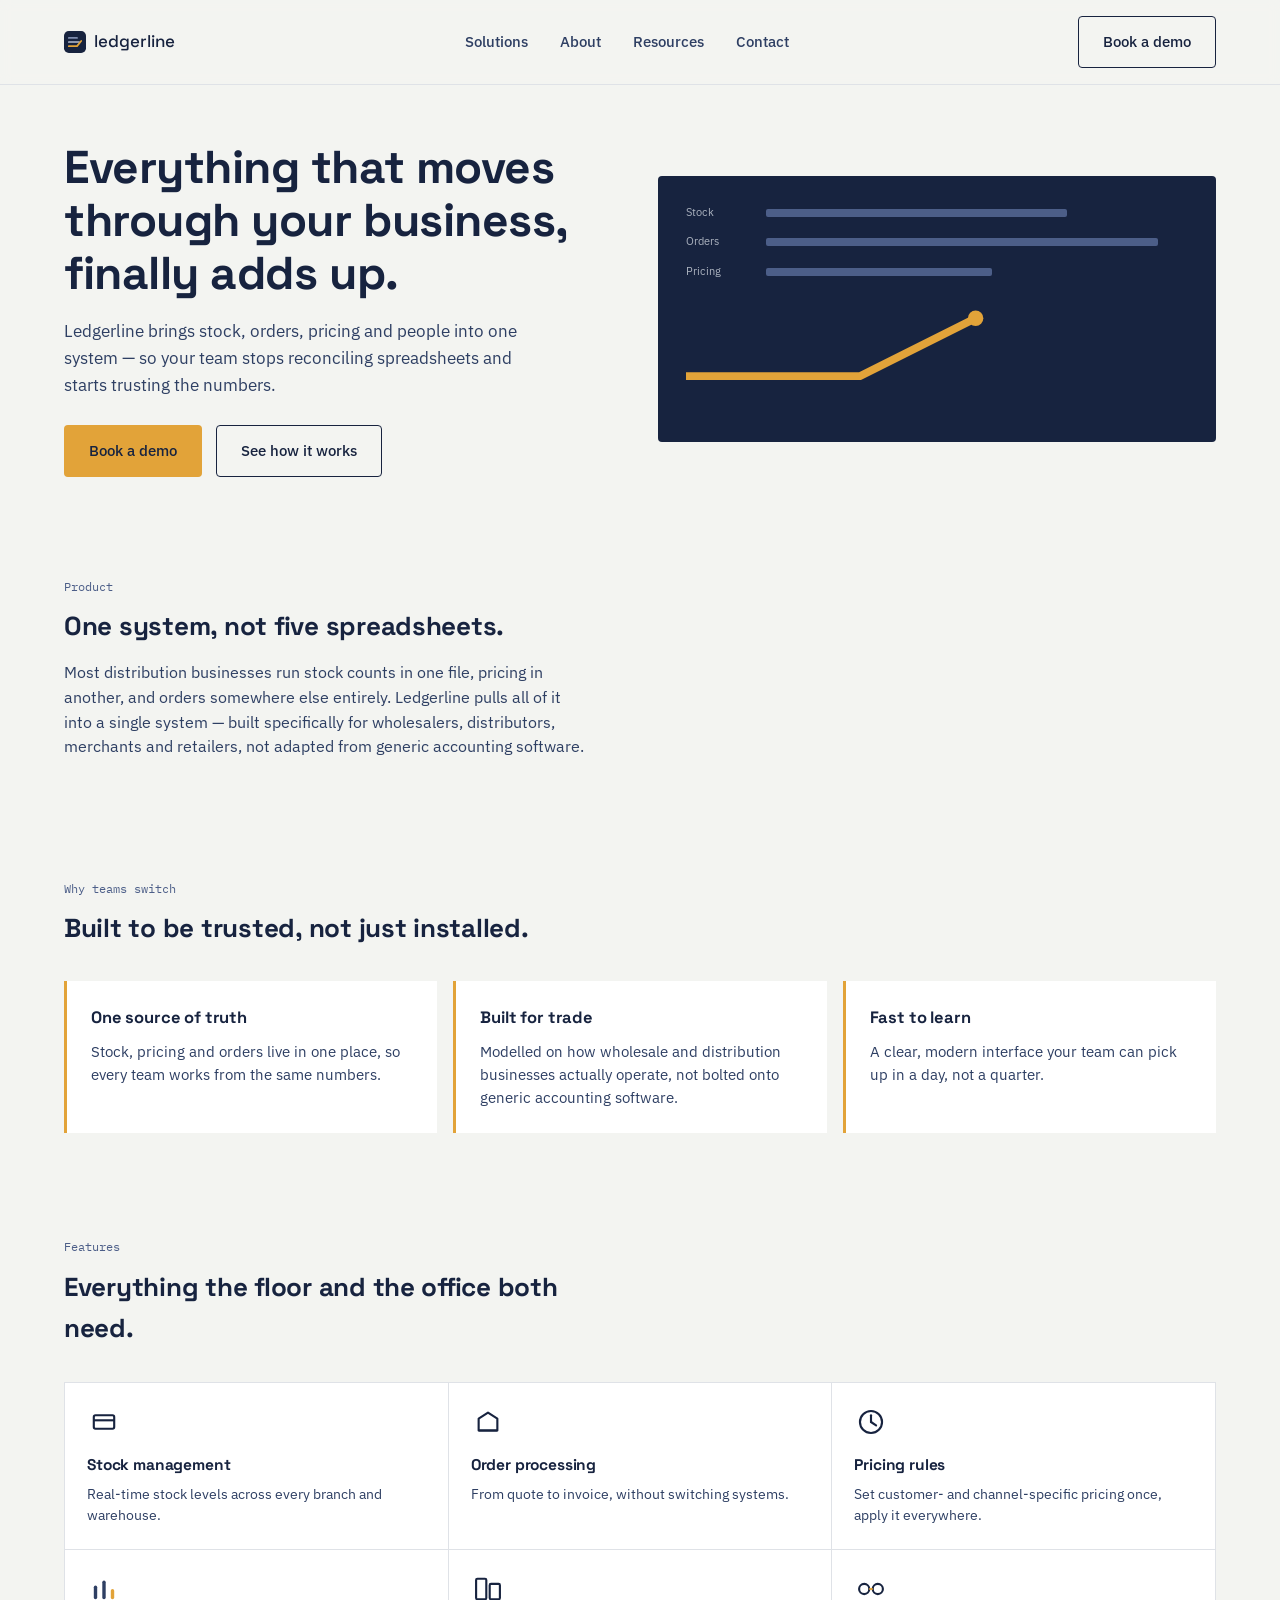
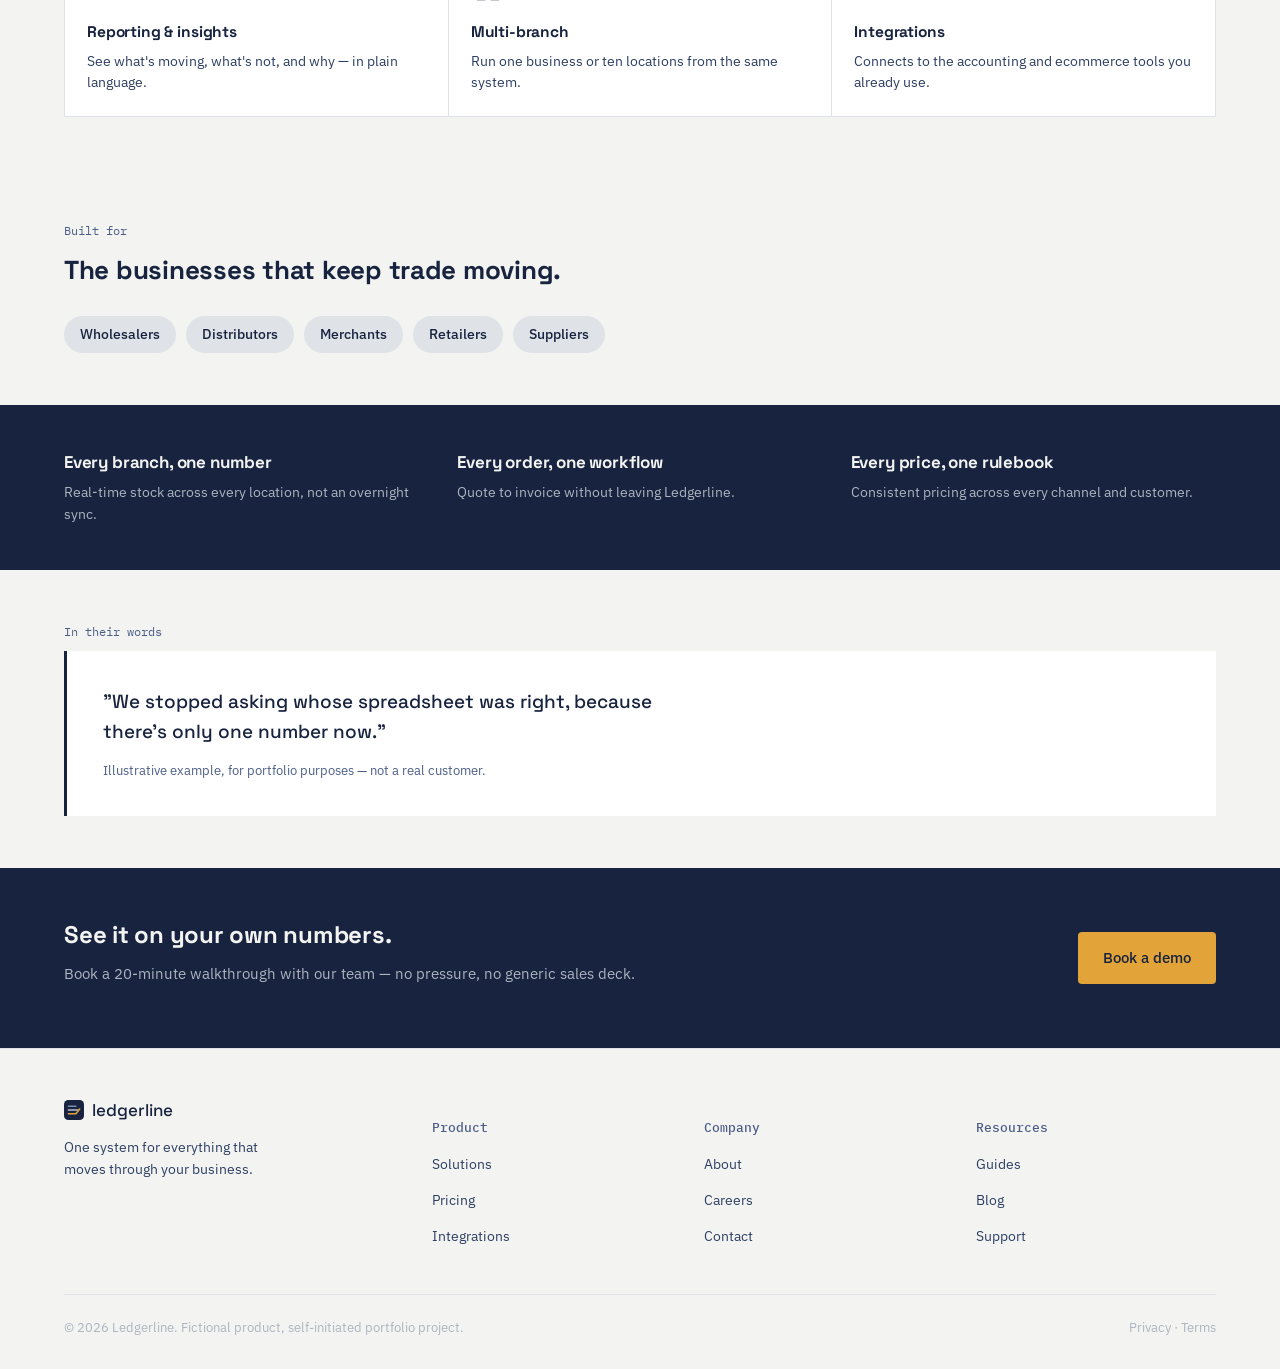
<file: web-development/index.html>
<!DOCTYPE html>
<html lang="en">
<head>
<meta charset="UTF-8">
<meta name="viewport" content="width=device-width, initial-scale=1.0">
<title>Ledgerline — Every line adds up.</title>
<link rel="preconnect" href="https://fonts.googleapis.com">
<link href="https://fonts.googleapis.com/css2?family=Space+Grotesk:wght@500;600;700&family=IBM+Plex+Sans:wght@400;500;600&family=IBM+Plex+Mono:wght@400;500&display=swap" rel="stylesheet">
<link rel="stylesheet" href="styles.css">
</head>
<body>

<header class="site-nav">
  <div class="wrap nav-inner">
    <a href="index.html" class="nav-logo">
      <svg width="22" height="22" viewBox="0 0 64 64"><rect width="64" height="64" rx="14" fill="#17233F"/><polyline points="14,20 38,20" fill="none" stroke="#7E8CAE" stroke-width="5" stroke-linecap="round"/><polyline points="14,32 44,32" fill="none" stroke="#B7BFD3" stroke-width="5" stroke-linecap="round"/><polyline points="14,44 38,44 50,29" fill="none" stroke="#E2A339" stroke-width="5" stroke-linecap="round" stroke-linejoin="round"/></svg>
      <span>ledgerline</span>
    </a>
    <ul class="nav-links">
      <li><a href="solutions.html">Solutions</a></li>
      <li><a href="#">About</a></li>
      <li><a href="#">Resources</a></li>
      <li><a href="contact.html">Contact</a></li>
    </ul>
    <a href="#demo" class="btn btn-outline-dark nav-cta">Book a demo</a>
    <button class="nav-toggle" id="navToggle" aria-label="Open menu" aria-expanded="false"><span></span><span></span><span></span></button>
  </div>
  <div class="mobile-menu" id="mobileMenu">
    <a href="solutions.html">Solutions</a>
    <a href="#">About</a>
    <a href="#">Resources</a>
    <a href="contact.html">Contact</a>
    <a href="#demo" class="btn btn-primary">Book a demo</a>
  </div>
</header>

<section class="hero">
  <div class="wrap hero-grid">
    <div>
      <h1>Everything that moves through your business, finally adds up.</h1>
      <p class="lede">Ledgerline brings stock, orders, pricing and people into one system — so your team stops reconciling spreadsheets and starts trusting the numbers.</p>
      <div class="hero-ctas">
        <a href="#demo" class="btn btn-primary">Book a demo</a>
        <a href="#product" class="btn btn-outline-dark">See how it works</a>
      </div>
    </div>
    <div class="hero-visual" aria-hidden="true">
      <div class="row"><span class="cap">Stock</span><div class="bar" style="width:60%;"></div></div>
      <div class="row"><span class="cap">Orders</span><div class="bar" style="width:78%;"></div></div>
      <div class="row"><span class="cap">Pricing</span><div class="bar" style="width:45%;"></div></div>
      <svg viewBox="0 0 260 60" style="margin-top:18px;">
        <polyline points="0,40 90,40 150,10" fill="none" stroke="#E2A339" stroke-width="4" stroke-linecap="round" stroke-linejoin="round"/>
        <circle cx="150" cy="10" r="4" fill="#E2A339"/>
      </svg>
    </div>
  </div>
</section>

<section id="product">
  <div class="wrap">
    <div class="section-label">Product</div>
    <h2 class="section-title">One system, not five spreadsheets.</h2>
    <p class="section-lede">Most distribution businesses run stock counts in one file, pricing in another, and orders somewhere else entirely. Ledgerline pulls all of it into a single system — built specifically for wholesalers, distributors, merchants and retailers, not adapted from generic accounting software.</p>
  </div>
</section>

<section>
  <div class="wrap">
    <div class="section-label">Why teams switch</div>
    <h2 class="section-title">Built to be trusted, not just installed.</h2>
    <div class="benefits-grid">
      <div class="benefit-card">
        <h3>One source of truth</h3>
        <p>Stock, pricing and orders live in one place, so every team works from the same numbers.</p>
      </div>
      <div class="benefit-card">
        <h3>Built for trade</h3>
        <p>Modelled on how wholesale and distribution businesses actually operate, not bolted onto generic accounting software.</p>
      </div>
      <div class="benefit-card">
        <h3>Fast to learn</h3>
        <p>A clear, modern interface your team can pick up in a day, not a quarter.</p>
      </div>
    </div>
  </div>
</section>

<section>
  <div class="wrap">
    <div class="section-label">Features</div>
    <h2 class="section-title">Everything the floor and the office both need.</h2>
    <div class="features-grid">
      <div class="feature-card">
        <svg class="icon" viewBox="0 0 40 40"><rect x="8" y="12" width="24" height="16" rx="2" fill="none" stroke="#17233F" stroke-width="2.5"/><line x1="8" y1="18" x2="32" y2="18" stroke="#17233F" stroke-width="2.5"/></svg>
        <h3>Stock management</h3>
        <p>Real-time stock levels across every branch and warehouse.</p>
      </div>
      <div class="feature-card">
        <svg class="icon" viewBox="0 0 40 40"><path d="M9 30 L9 16 L20 9 L31 16 L31 30 Z" fill="none" stroke="#17233F" stroke-width="2.5" stroke-linejoin="round"/><line x1="9" y1="30" x2="31" y2="30" stroke="#17233F" stroke-width="2.5"/></svg>
        <h3>Order processing</h3>
        <p>From quote to invoice, without switching systems.</p>
      </div>
      <div class="feature-card">
        <svg class="icon" viewBox="0 0 40 40"><circle cx="20" cy="20" r="13" fill="none" stroke="#17233F" stroke-width="2.5"/><line x1="20" y1="12" x2="20" y2="20" stroke="#17233F" stroke-width="2.5" stroke-linecap="round"/><line x1="20" y1="20" x2="26" y2="24" stroke="#17233F" stroke-width="2.5" stroke-linecap="round"/></svg>
        <h3>Pricing rules</h3>
        <p>Set customer- and channel-specific pricing once, apply it everywhere.</p>
      </div>
      <div class="feature-card">
        <svg class="icon" viewBox="0 0 40 40"><line x1="10" y1="30" x2="10" y2="18" stroke="#2E3F63" stroke-width="4" stroke-linecap="round"/><line x1="20" y1="30" x2="20" y2="12" stroke="#2E3F63" stroke-width="4" stroke-linecap="round"/><line x1="30" y1="30" x2="30" y2="22" stroke="#E2A339" stroke-width="4" stroke-linecap="round"/></svg>
        <h3>Reporting &amp; insights</h3>
        <p>See what's moving, what's not, and why — in plain language.</p>
      </div>
      <div class="feature-card">
        <svg class="icon" viewBox="0 0 40 40"><rect x="6" y="8" width="12" height="24" rx="1.5" fill="none" stroke="#17233F" stroke-width="2.5"/><rect x="22" y="14" width="12" height="18" rx="1.5" fill="none" stroke="#17233F" stroke-width="2.5"/></svg>
        <h3>Multi-branch</h3>
        <p>Run one business or ten locations from the same system.</p>
      </div>
      <div class="feature-card">
        <svg class="icon" viewBox="0 0 40 40"><circle cx="12" cy="20" r="6" fill="none" stroke="#17233F" stroke-width="2.5"/><circle cx="28" cy="20" r="6" fill="none" stroke="#17233F" stroke-width="2.5"/><line x1="18" y1="20" x2="22" y2="20" stroke="#E2A339" stroke-width="2.5"/></svg>
        <h3>Integrations</h3>
        <p>Connects to the accounting and ecommerce tools you already use.</p>
      </div>
    </div>
  </div>
</section>

<section>
  <div class="wrap">
    <div class="section-label">Built for</div>
    <h2 class="section-title">The businesses that keep trade moving.</h2>
    <div class="industries-row">
      <span class="pill">Wholesalers</span>
      <span class="pill">Distributors</span>
      <span class="pill">Merchants</span>
      <span class="pill">Retailers</span>
      <span class="pill">Suppliers</span>
    </div>
  </div>
</section>

<section class="proof-band">
  <div class="wrap">
    <div class="proof-grid">
      <div class="proof-item">
        <h4>Every branch, one number</h4>
        <p>Real-time stock across every location, not an overnight sync.</p>
      </div>
      <div class="proof-item">
        <h4>Every order, one workflow</h4>
        <p>Quote to invoice without leaving Ledgerline.</p>
      </div>
      <div class="proof-item">
        <h4>Every price, one rulebook</h4>
        <p>Consistent pricing across every channel and customer.</p>
      </div>
    </div>
  </div>
</section>

<section>
  <div class="wrap">
    <div class="section-label">In their words</div>
    <div class="testimonial">
      <p class="quote">"We stopped asking whose spreadsheet was right, because there's only one number now."</p>
      <div class="attribution">Illustrative example, for portfolio purposes — not a real customer.</div>
    </div>
  </div>
</section>

<section class="cta-band" id="demo">
  <div class="wrap cta-band-inner">
    <div>
      <h2>See it on your own numbers.</h2>
      <p>Book a 20-minute walkthrough with our team — no pressure, no generic sales deck.</p>
    </div>
    <a href="#" class="btn btn-primary">Book a demo</a>
  </div>
</section>

<footer class="site-footer">
  <div class="wrap">
    <div class="footer-top">
      <div class="footer-brand">
        <a href="index.html" class="nav-logo">
          <svg width="20" height="20" viewBox="0 0 64 64"><rect width="64" height="64" rx="14" fill="#17233F"/><polyline points="14,20 38,20" fill="none" stroke="#7E8CAE" stroke-width="5" stroke-linecap="round"/><polyline points="14,32 44,32" fill="none" stroke="#B7BFD3" stroke-width="5" stroke-linecap="round"/><polyline points="14,44 38,44 50,29" fill="none" stroke="#E2A339" stroke-width="5" stroke-linecap="round" stroke-linejoin="round"/></svg>
          <span>ledgerline</span>
        </a>
        <p>One system for everything that moves through your business.</p>
      </div>
      <div class="footer-col">
        <h5>Product</h5>
        <ul><li><a href="solutions.html">Solutions</a></li><li><a href="#">Pricing</a></li><li><a href="#">Integrations</a></li></ul>
      </div>
      <div class="footer-col">
        <h5>Company</h5>
        <ul><li><a href="#">About</a></li><li><a href="#">Careers</a></li><li><a href="#">Contact</a></li></ul>
      </div>
      <div class="footer-col">
        <h5>Resources</h5>
        <ul><li><a href="#">Guides</a></li><li><a href="#">Blog</a></li><li><a href="#">Support</a></li></ul>
      </div>
    </div>
    <div class="footer-bottom">
      <span>© 2026 Ledgerline. Fictional product, self-initiated portfolio project.</span>
      <span>Privacy · Terms</span>
    </div>
  </div>
</footer>

<script src="script.js"></script>
</body>
</html>
</file>
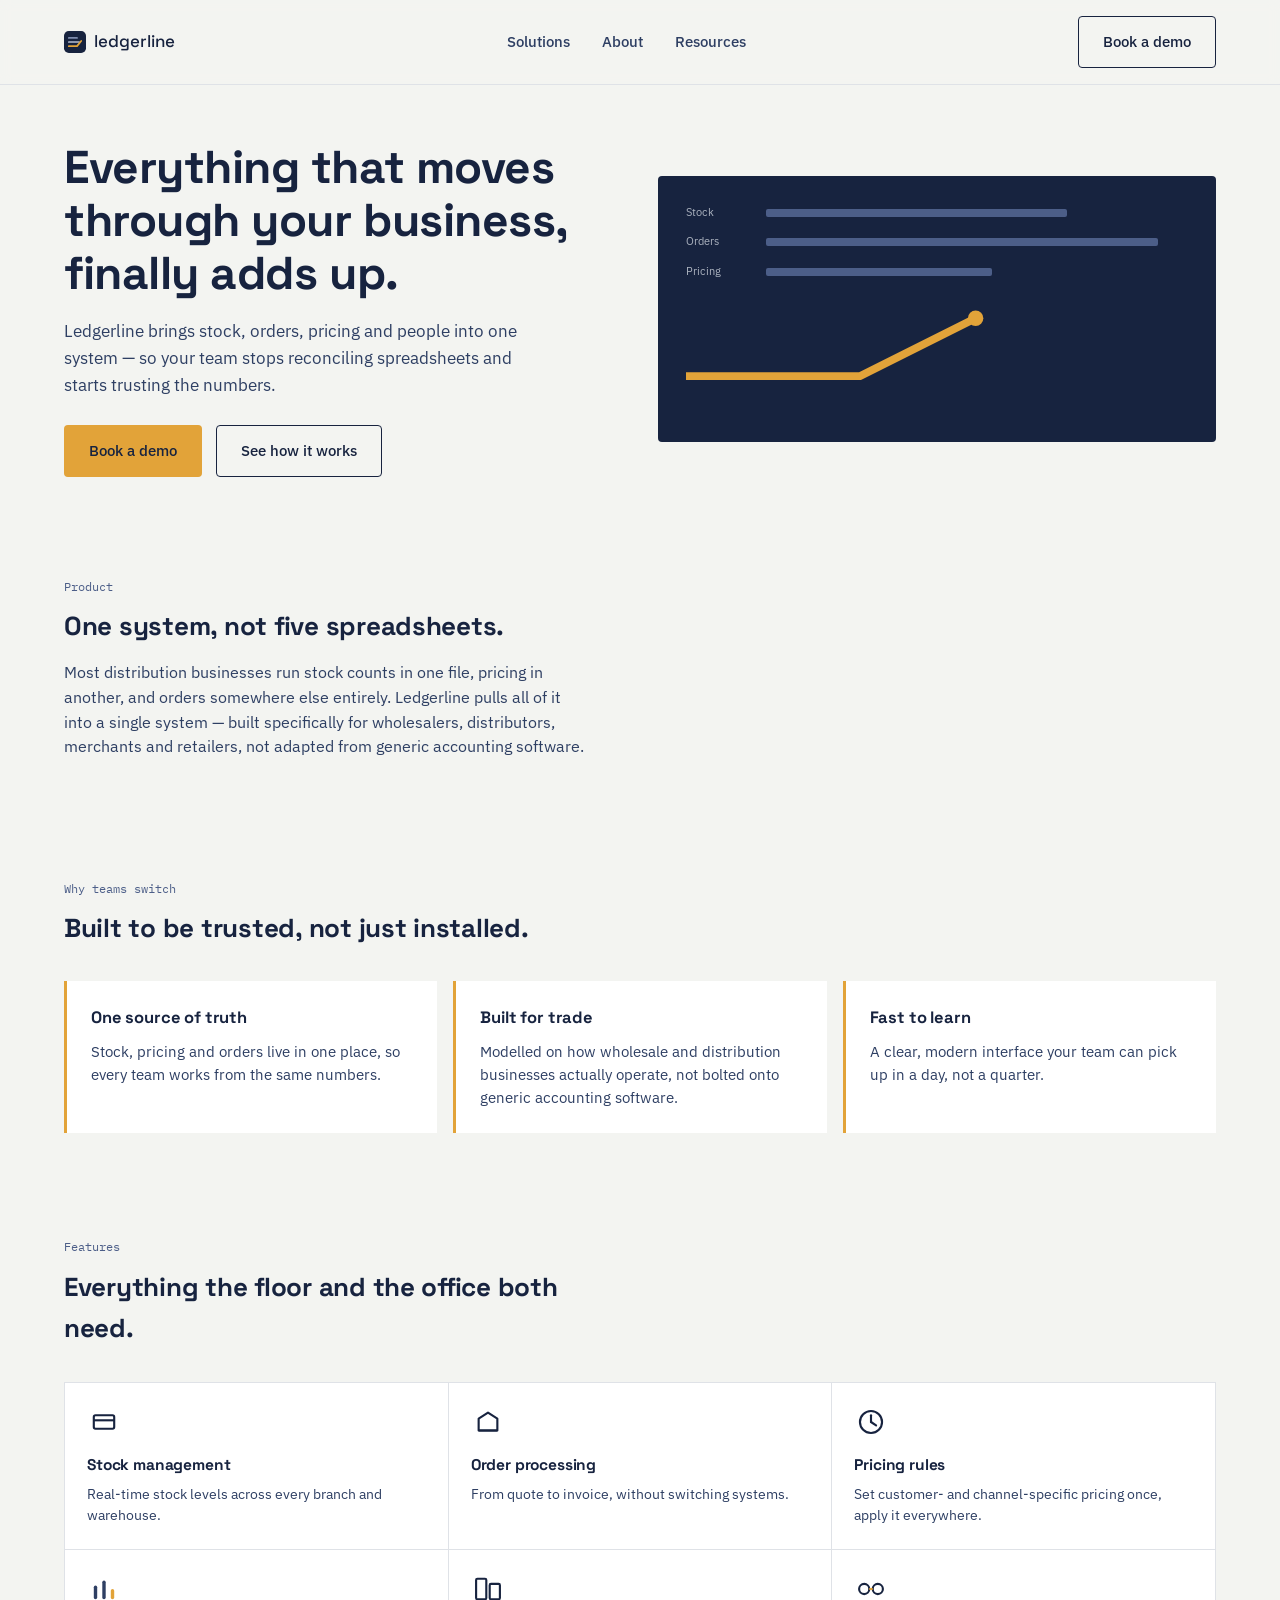
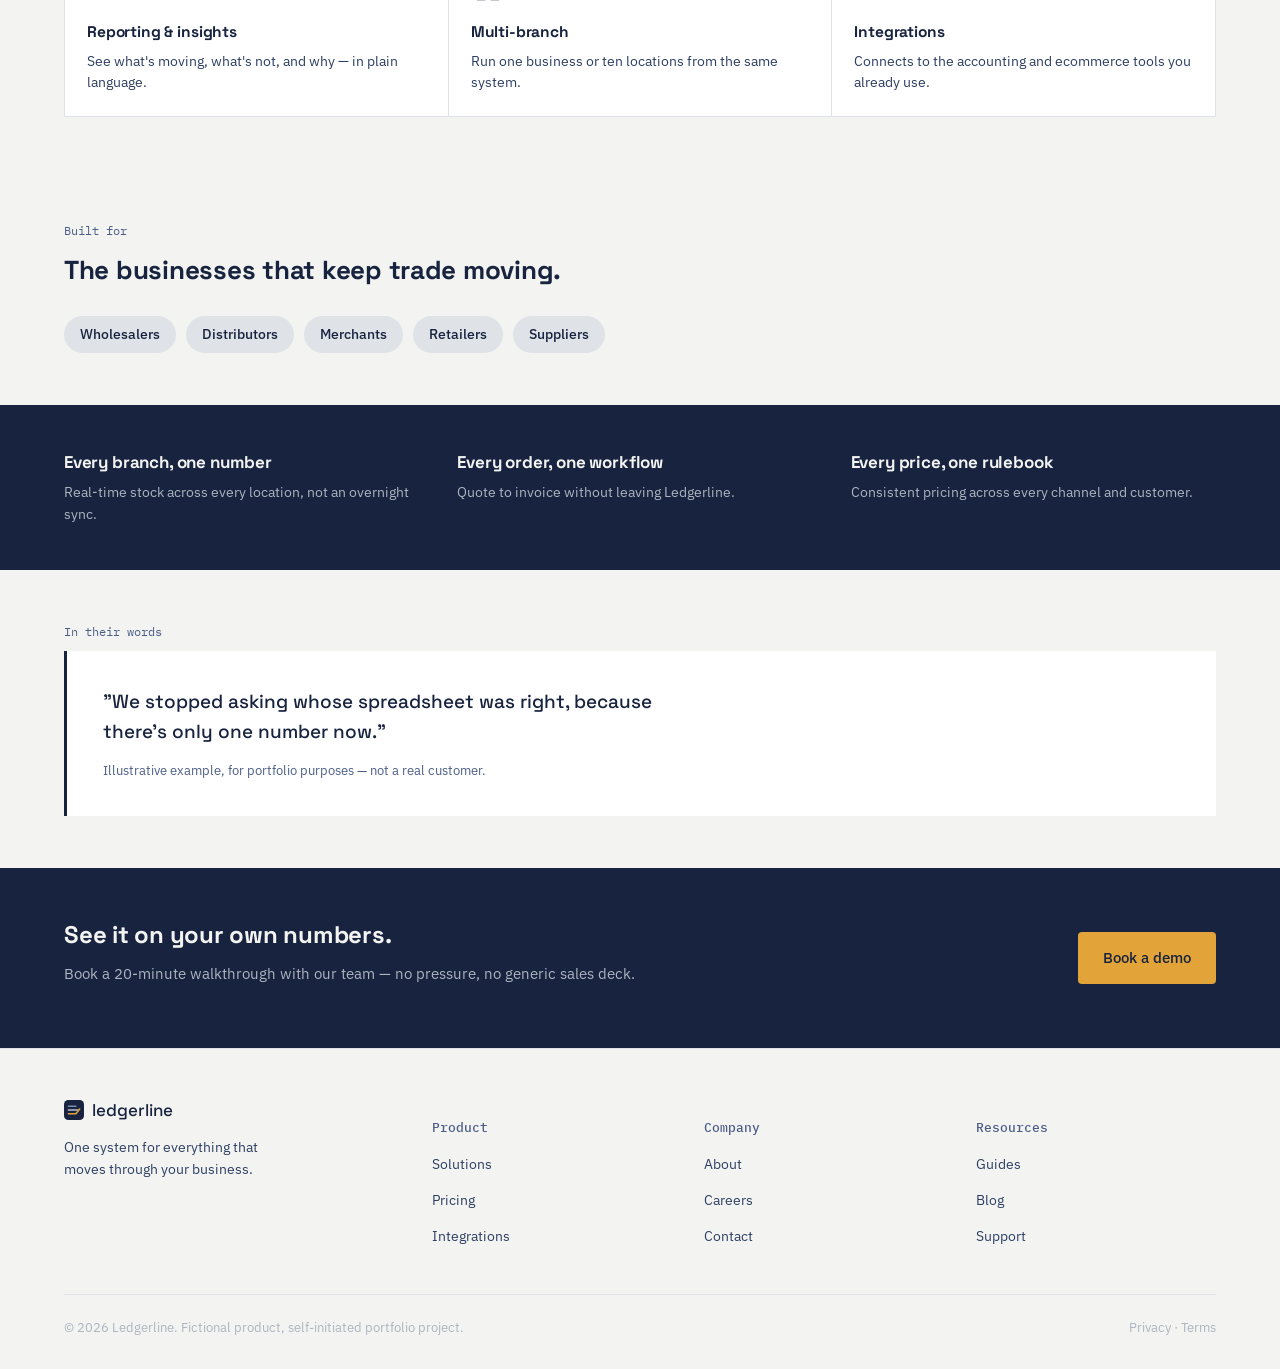
<file: ui-design/screens/index.html>
<!DOCTYPE html>
<html lang="en">
<head>
<meta charset="UTF-8">
<meta name="viewport" content="width=device-width, initial-scale=1.0">
<title>Ledgerline — Every line adds up.</title>
<link rel="preconnect" href="https://fonts.googleapis.com">
<link href="https://fonts.googleapis.com/css2?family=Space+Grotesk:wght@500;600;700&family=IBM+Plex+Sans:wght@400;500;600&family=IBM+Plex+Mono:wght@400;500&display=swap" rel="stylesheet">
<link rel="stylesheet" href="../styles/main.css">
</head>
<body>

<header class="site-nav">
  <div class="wrap nav-inner">
    <a href="index.html" class="nav-logo">
      <svg width="22" height="22" viewBox="0 0 64 64"><rect width="64" height="64" rx="14" fill="#17233F"/><polyline points="14,20 38,20" fill="none" stroke="#7E8CAE" stroke-width="5" stroke-linecap="round"/><polyline points="14,32 44,32" fill="none" stroke="#B7BFD3" stroke-width="5" stroke-linecap="round"/><polyline points="14,44 38,44 50,29" fill="none" stroke="#E2A339" stroke-width="5" stroke-linecap="round" stroke-linejoin="round"/></svg>
      <span>ledgerline</span>
    </a>
    <ul class="nav-links">
      <li><a href="solutions.html">Solutions</a></li>
      <li><a href="#">About</a></li>
      <li><a href="#">Resources</a></li>
    </ul>
    <a href="#demo" class="btn btn-outline-dark nav-cta">Book a demo</a>
    <button class="nav-toggle" id="navToggle" aria-label="Open menu" aria-expanded="false"><span></span><span></span><span></span></button>
  </div>
  <div class="mobile-menu" id="mobileMenu">
    <a href="solutions.html">Solutions</a>
    <a href="#">About</a>
    <a href="#">Resources</a>
    <a href="#demo" class="btn btn-primary">Book a demo</a>
  </div>
</header>

<section class="hero">
  <div class="wrap hero-grid">
    <div>
      <h1>Everything that moves through your business, finally adds up.</h1>
      <p class="lede">Ledgerline brings stock, orders, pricing and people into one system — so your team stops reconciling spreadsheets and starts trusting the numbers.</p>
      <div class="hero-ctas">
        <a href="#demo" class="btn btn-primary">Book a demo</a>
        <a href="#product" class="btn btn-outline-dark">See how it works</a>
      </div>
    </div>
    <div class="hero-visual" aria-hidden="true">
      <div class="row"><span class="cap">Stock</span><div class="bar" style="width:60%;"></div></div>
      <div class="row"><span class="cap">Orders</span><div class="bar" style="width:78%;"></div></div>
      <div class="row"><span class="cap">Pricing</span><div class="bar" style="width:45%;"></div></div>
      <svg viewBox="0 0 260 60" style="margin-top:18px;">
        <polyline points="0,40 90,40 150,10" fill="none" stroke="#E2A339" stroke-width="4" stroke-linecap="round" stroke-linejoin="round"/>
        <circle cx="150" cy="10" r="4" fill="#E2A339"/>
      </svg>
    </div>
  </div>
</section>

<section id="product">
  <div class="wrap">
    <div class="section-label">Product</div>
    <h2 class="section-title">One system, not five spreadsheets.</h2>
    <p class="section-lede">Most distribution businesses run stock counts in one file, pricing in another, and orders somewhere else entirely. Ledgerline pulls all of it into a single system — built specifically for wholesalers, distributors, merchants and retailers, not adapted from generic accounting software.</p>
  </div>
</section>

<section>
  <div class="wrap">
    <div class="section-label">Why teams switch</div>
    <h2 class="section-title">Built to be trusted, not just installed.</h2>
    <div class="benefits-grid">
      <div class="benefit-card">
        <h3>One source of truth</h3>
        <p>Stock, pricing and orders live in one place, so every team works from the same numbers.</p>
      </div>
      <div class="benefit-card">
        <h3>Built for trade</h3>
        <p>Modelled on how wholesale and distribution businesses actually operate, not bolted onto generic accounting software.</p>
      </div>
      <div class="benefit-card">
        <h3>Fast to learn</h3>
        <p>A clear, modern interface your team can pick up in a day, not a quarter.</p>
      </div>
    </div>
  </div>
</section>

<section>
  <div class="wrap">
    <div class="section-label">Features</div>
    <h2 class="section-title">Everything the floor and the office both need.</h2>
    <div class="features-grid">
      <div class="feature-card">
        <svg class="icon" viewBox="0 0 40 40"><rect x="8" y="12" width="24" height="16" rx="2" fill="none" stroke="#17233F" stroke-width="2.5"/><line x1="8" y1="18" x2="32" y2="18" stroke="#17233F" stroke-width="2.5"/></svg>
        <h3>Stock management</h3>
        <p>Real-time stock levels across every branch and warehouse.</p>
      </div>
      <div class="feature-card">
        <svg class="icon" viewBox="0 0 40 40"><path d="M9 30 L9 16 L20 9 L31 16 L31 30 Z" fill="none" stroke="#17233F" stroke-width="2.5" stroke-linejoin="round"/><line x1="9" y1="30" x2="31" y2="30" stroke="#17233F" stroke-width="2.5"/></svg>
        <h3>Order processing</h3>
        <p>From quote to invoice, without switching systems.</p>
      </div>
      <div class="feature-card">
        <svg class="icon" viewBox="0 0 40 40"><circle cx="20" cy="20" r="13" fill="none" stroke="#17233F" stroke-width="2.5"/><line x1="20" y1="12" x2="20" y2="20" stroke="#17233F" stroke-width="2.5" stroke-linecap="round"/><line x1="20" y1="20" x2="26" y2="24" stroke="#17233F" stroke-width="2.5" stroke-linecap="round"/></svg>
        <h3>Pricing rules</h3>
        <p>Set customer- and channel-specific pricing once, apply it everywhere.</p>
      </div>
      <div class="feature-card">
        <svg class="icon" viewBox="0 0 40 40"><line x1="10" y1="30" x2="10" y2="18" stroke="#2E3F63" stroke-width="4" stroke-linecap="round"/><line x1="20" y1="30" x2="20" y2="12" stroke="#2E3F63" stroke-width="4" stroke-linecap="round"/><line x1="30" y1="30" x2="30" y2="22" stroke="#E2A339" stroke-width="4" stroke-linecap="round"/></svg>
        <h3>Reporting &amp; insights</h3>
        <p>See what's moving, what's not, and why — in plain language.</p>
      </div>
      <div class="feature-card">
        <svg class="icon" viewBox="0 0 40 40"><rect x="6" y="8" width="12" height="24" rx="1.5" fill="none" stroke="#17233F" stroke-width="2.5"/><rect x="22" y="14" width="12" height="18" rx="1.5" fill="none" stroke="#17233F" stroke-width="2.5"/></svg>
        <h3>Multi-branch</h3>
        <p>Run one business or ten locations from the same system.</p>
      </div>
      <div class="feature-card">
        <svg class="icon" viewBox="0 0 40 40"><circle cx="12" cy="20" r="6" fill="none" stroke="#17233F" stroke-width="2.5"/><circle cx="28" cy="20" r="6" fill="none" stroke="#17233F" stroke-width="2.5"/><line x1="18" y1="20" x2="22" y2="20" stroke="#E2A339" stroke-width="2.5"/></svg>
        <h3>Integrations</h3>
        <p>Connects to the accounting and ecommerce tools you already use.</p>
      </div>
    </div>
  </div>
</section>

<section>
  <div class="wrap">
    <div class="section-label">Built for</div>
    <h2 class="section-title">The businesses that keep trade moving.</h2>
    <div class="industries-row">
      <span class="pill">Wholesalers</span>
      <span class="pill">Distributors</span>
      <span class="pill">Merchants</span>
      <span class="pill">Retailers</span>
      <span class="pill">Suppliers</span>
    </div>
  </div>
</section>

<section class="proof-band">
  <div class="wrap">
    <div class="proof-grid">
      <div class="proof-item">
        <h4>Every branch, one number</h4>
        <p>Real-time stock across every location, not an overnight sync.</p>
      </div>
      <div class="proof-item">
        <h4>Every order, one workflow</h4>
        <p>Quote to invoice without leaving Ledgerline.</p>
      </div>
      <div class="proof-item">
        <h4>Every price, one rulebook</h4>
        <p>Consistent pricing across every channel and customer.</p>
      </div>
    </div>
  </div>
</section>

<section>
  <div class="wrap">
    <div class="section-label">In their words</div>
    <div class="testimonial">
      <p class="quote">"We stopped asking whose spreadsheet was right, because there's only one number now."</p>
      <div class="attribution">Illustrative example, for portfolio purposes — not a real customer.</div>
    </div>
  </div>
</section>

<section class="cta-band" id="demo">
  <div class="wrap cta-band-inner">
    <div>
      <h2>See it on your own numbers.</h2>
      <p>Book a 20-minute walkthrough with our team — no pressure, no generic sales deck.</p>
    </div>
    <a href="#" class="btn btn-primary">Book a demo</a>
  </div>
</section>

<footer class="site-footer">
  <div class="wrap">
    <div class="footer-top">
      <div class="footer-brand">
        <a href="index.html" class="nav-logo">
          <svg width="20" height="20" viewBox="0 0 64 64"><rect width="64" height="64" rx="14" fill="#17233F"/><polyline points="14,20 38,20" fill="none" stroke="#7E8CAE" stroke-width="5" stroke-linecap="round"/><polyline points="14,32 44,32" fill="none" stroke="#B7BFD3" stroke-width="5" stroke-linecap="round"/><polyline points="14,44 38,44 50,29" fill="none" stroke="#E2A339" stroke-width="5" stroke-linecap="round" stroke-linejoin="round"/></svg>
          <span>ledgerline</span>
        </a>
        <p>One system for everything that moves through your business.</p>
      </div>
      <div class="footer-col">
        <h5>Product</h5>
        <ul><li><a href="solutions.html">Solutions</a></li><li><a href="#">Pricing</a></li><li><a href="#">Integrations</a></li></ul>
      </div>
      <div class="footer-col">
        <h5>Company</h5>
        <ul><li><a href="#">About</a></li><li><a href="#">Careers</a></li><li><a href="#">Contact</a></li></ul>
      </div>
      <div class="footer-col">
        <h5>Resources</h5>
        <ul><li><a href="#">Guides</a></li><li><a href="#">Blog</a></li><li><a href="#">Support</a></li></ul>
      </div>
    </div>
    <div class="footer-bottom">
      <span>© 2026 Ledgerline. Fictional product, self-initiated portfolio project.</span>
      <span>Privacy · Terms</span>
    </div>
  </div>
</footer>

<script>
  const toggle = document.getElementById('navToggle');
  const menu = document.getElementById('mobileMenu');
  toggle.addEventListener('click', () => {
    const isOpen = menu.classList.toggle('open');
    toggle.setAttribute('aria-expanded', isOpen);
  });
</script>

</body>
</html>
</file>
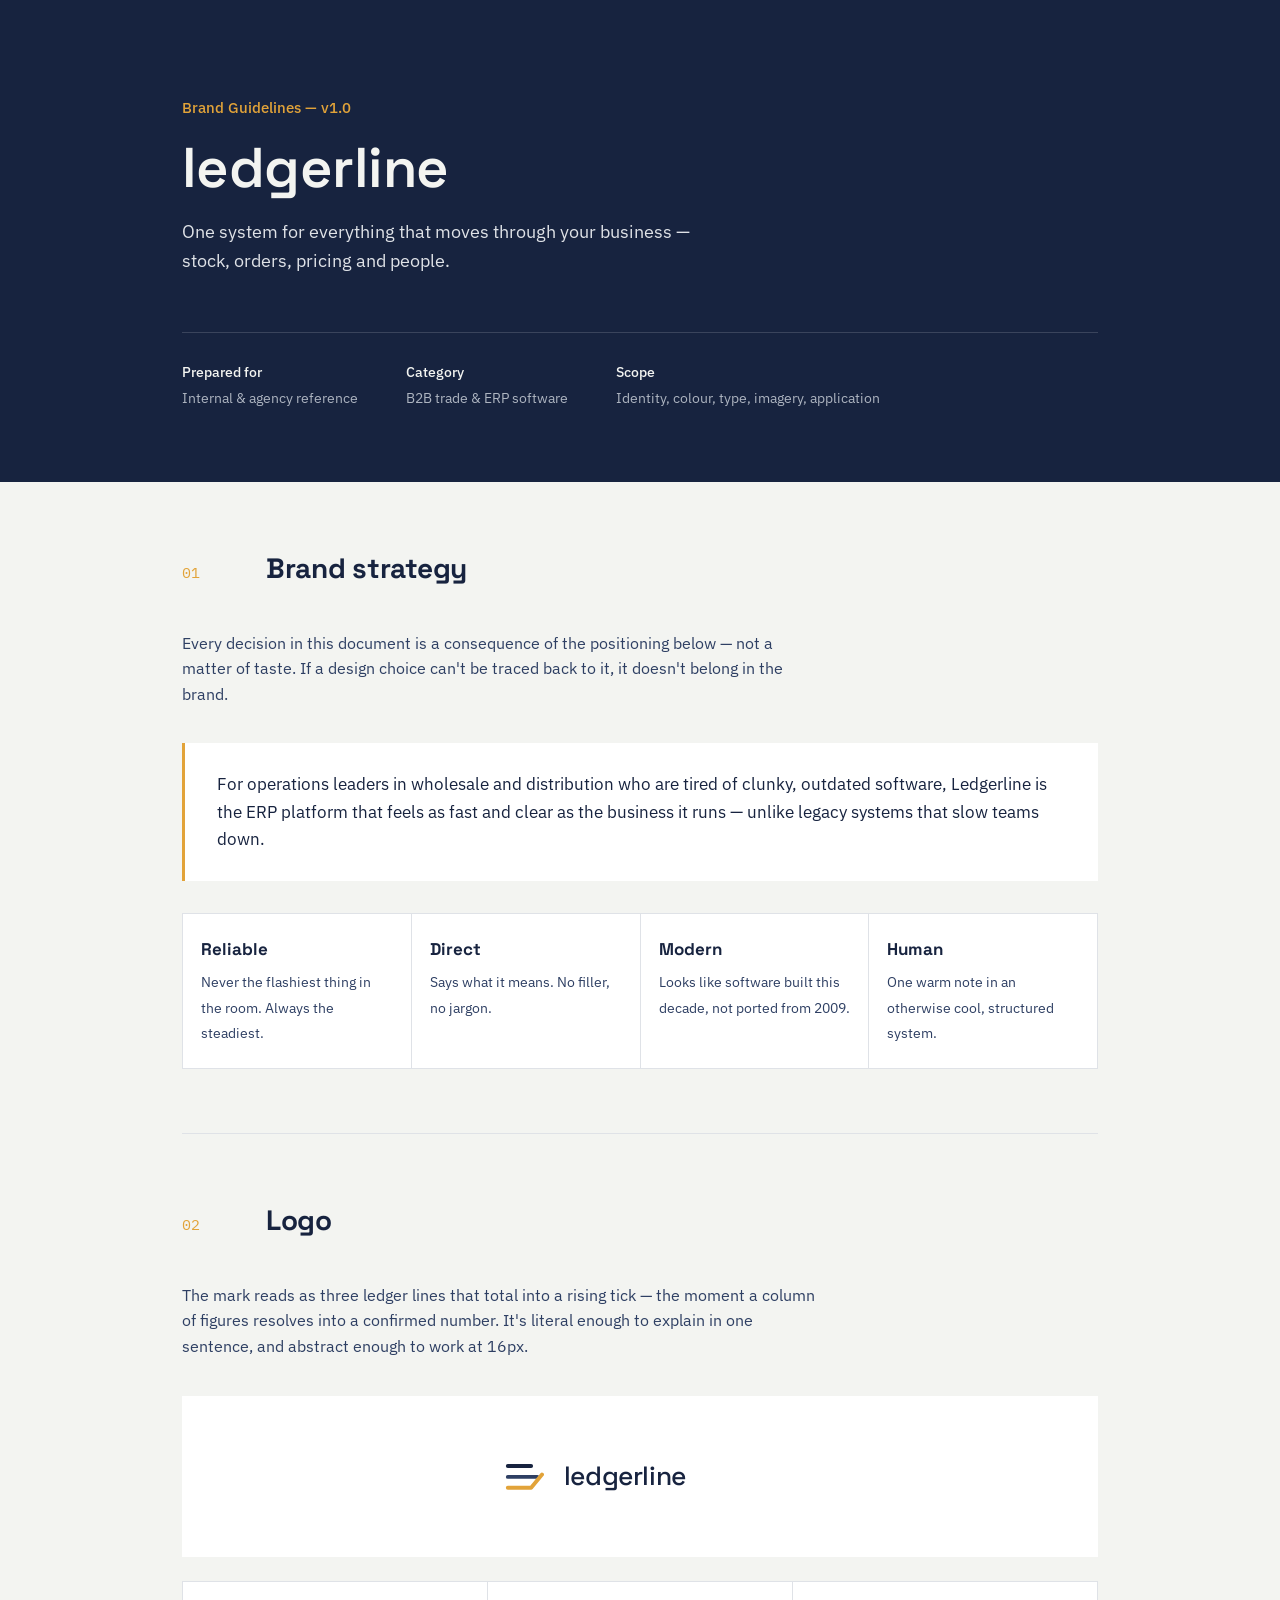
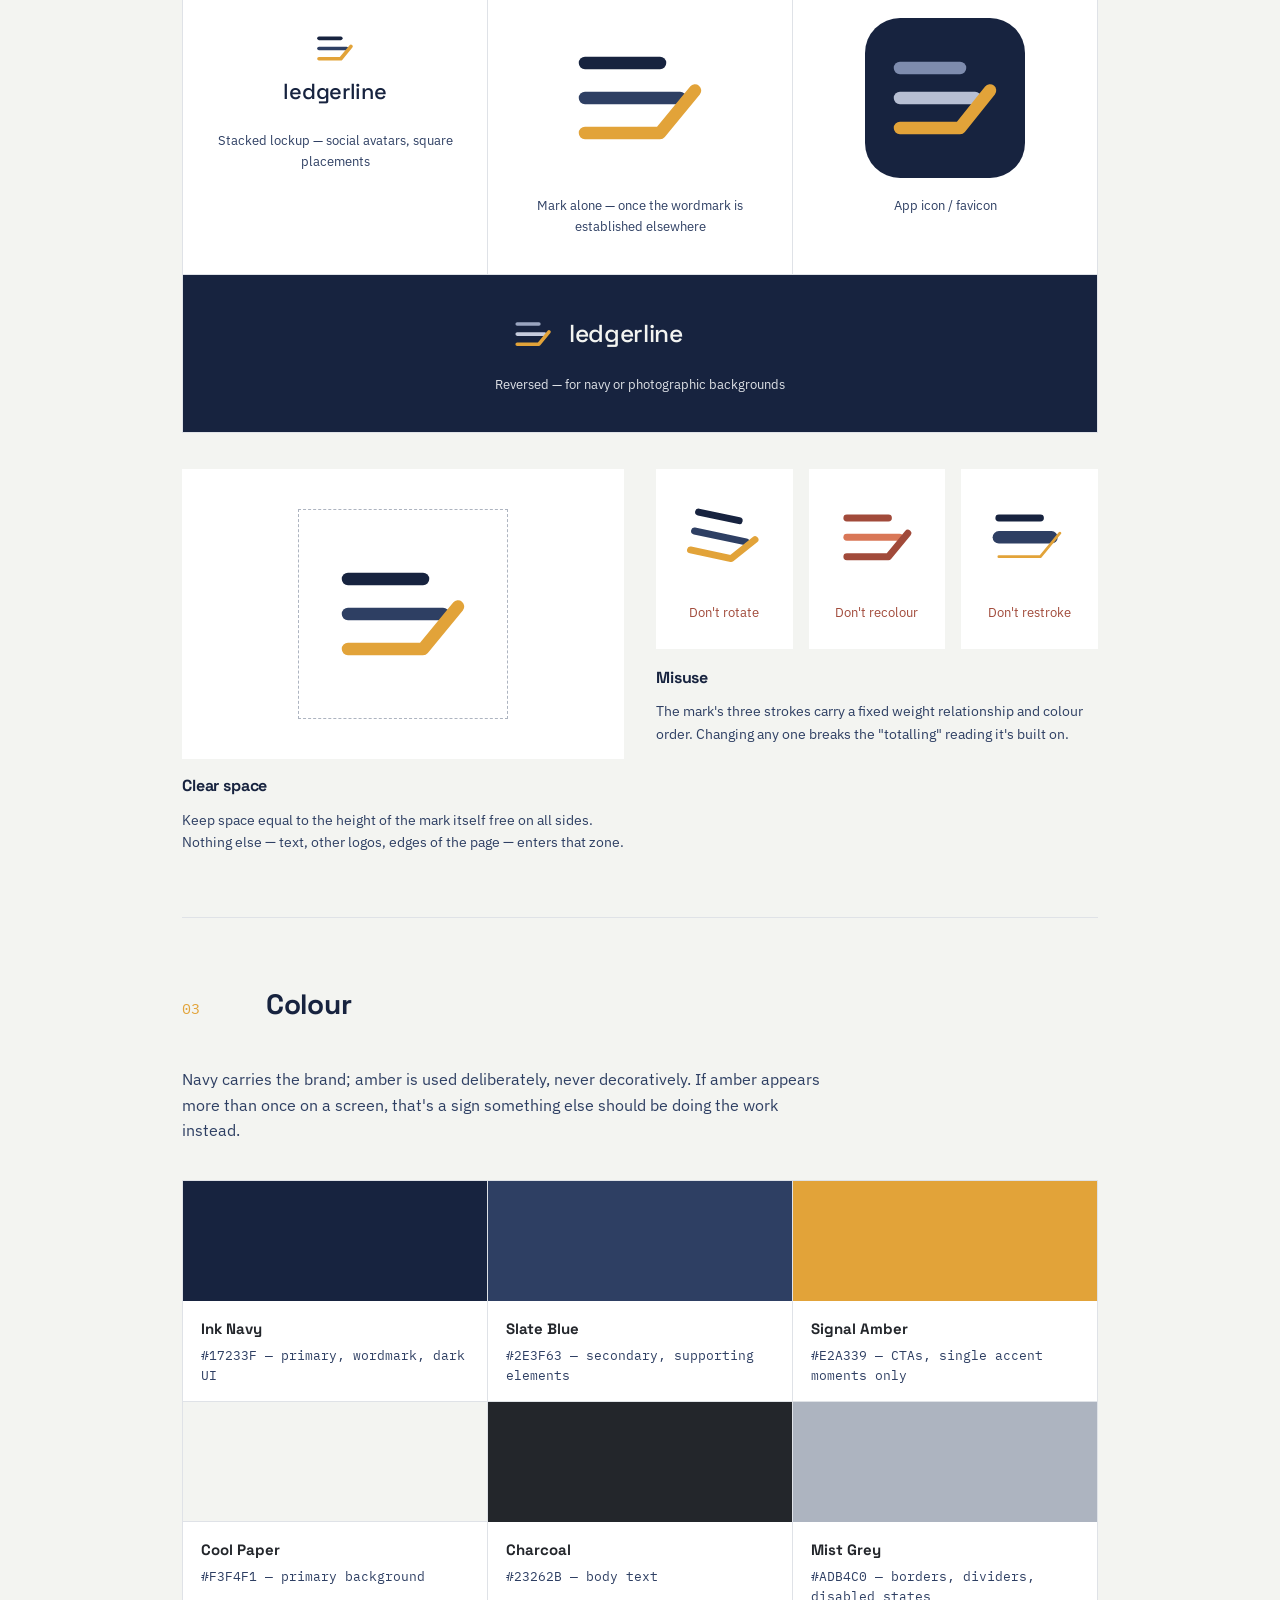
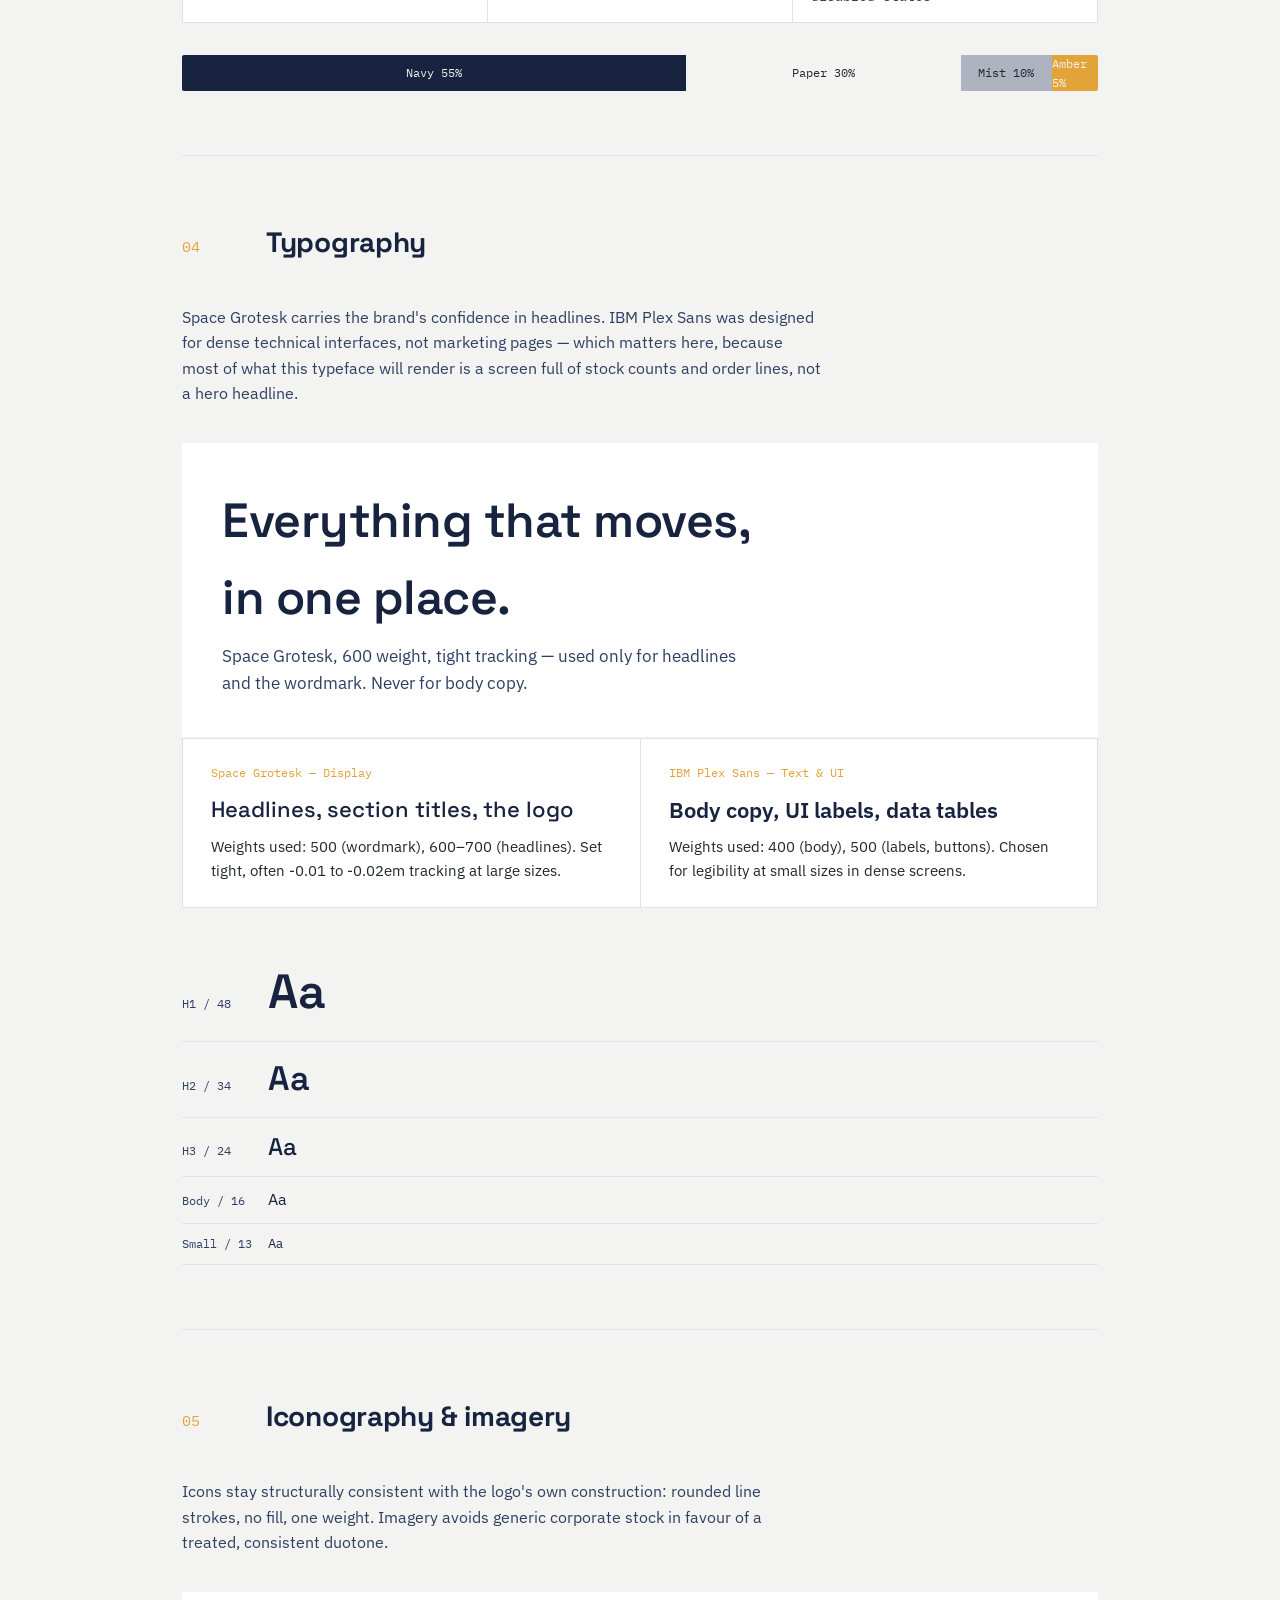
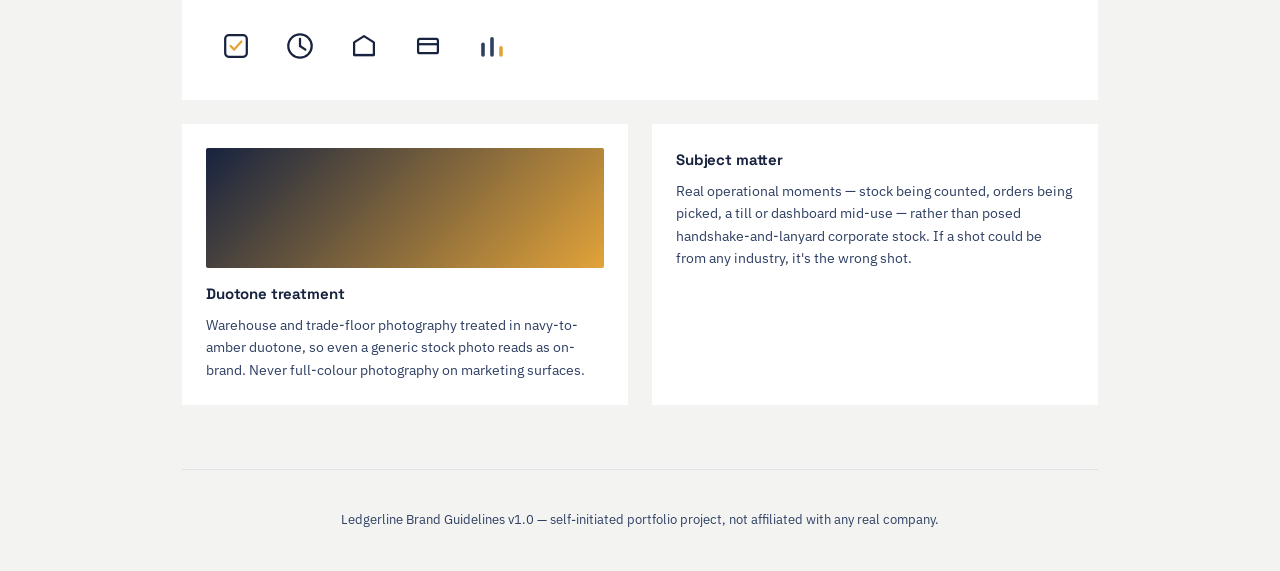
<file: brand/brand-guidelines.html>
<!DOCTYPE html>
<html lang="en">
<head>
<meta charset="UTF-8">
<meta name="viewport" content="width=device-width, initial-scale=1.0">
<title>Ledgerline — Brand Guidelines</title>
<link rel="preconnect" href="https://fonts.googleapis.com">
<link href="https://fonts.googleapis.com/css2?family=Space+Grotesk:wght@400;500;600;700&family=IBM+Plex+Sans:wght@400;500;600&family=IBM+Plex+Mono:wght@400;500&display=swap" rel="stylesheet">
<style>
  :root{
    --navy-900:#17233F;
    --navy-700:#2E3F63;
    --navy-500:#4C5E88;
    --amber:#E2A339;
    --paper:#F3F4F1;
    --paper-raised:#FFFFFF;
    --charcoal:#23262B;
    --mist:#ADB4C0;
    --mist-light:#DFE2E7;
    --max-w: 980px;
  }
  *{box-sizing:border-box;}
  body{
    margin:0;
    background:var(--paper);
    color:var(--charcoal);
    font-family:'IBM Plex Sans', sans-serif;
    font-size:16px;
    line-height:1.6;
  }
  h1,h2,h3{
    font-family:'Space Grotesk', sans-serif;
    color:var(--navy-900);
    margin:0;
    letter-spacing:-0.01em;
  }
  .wrap{max-width:var(--max-w); margin:0 auto; padding:0 32px;}

  /* Cover */
  .cover{
    background:var(--navy-900);
    color:var(--paper);
    padding:96px 0 72px;
  }
  .cover .kicker{
    color:var(--amber);
    font-size:15px;
    font-weight:500;
    margin-bottom:18px;
  }
  .cover h1{
    color:var(--paper);
    font-size:56px;
    font-weight:600;
    max-width:640px;
    line-height:1.08;
  }
  .cover p.sub{
    max-width:520px;
    color:var(--mist-light);
    font-size:18px;
    margin-top:20px;
  }
  .cover-meta{
    display:flex;
    gap:48px;
    margin-top:56px;
    padding-top:28px;
    border-top:1px solid rgba(255,255,255,0.15);
    font-size:14px;
    color:var(--mist);
  }
  .cover-meta strong{display:block; color:var(--paper); font-weight:500; margin-bottom:4px;}

  /* Section shell */
  section{padding:64px 0; border-bottom:1px solid var(--mist-light);}
  .section-head{
    display:grid;
    grid-template-columns:64px 1fr;
    gap:20px;
    margin-bottom:40px;
    align-items:baseline;
  }
  .section-num{
    font-family:'IBM Plex Mono', monospace;
    color:var(--amber);
    font-size:15px;
  }
  .section-head h2{font-size:28px;}
  .section-intro{max-width:640px; color:var(--navy-700); margin-bottom:36px;}

  /* Strategy */
  .pillars{display:grid; grid-template-columns:repeat(4,1fr); gap:1px; background:var(--mist-light); border:1px solid var(--mist-light);}
  .pillar{background:var(--paper-raised); padding:22px 18px;}
  .pillar strong{display:block; font-family:'Space Grotesk',sans-serif; color:var(--navy-900); font-size:17px; margin-bottom:6px;}
  .pillar span{font-size:14px; color:var(--navy-700);}
  .position-block{
    margin-top:32px;
    padding:28px 32px;
    background:var(--paper-raised);
    border-left:3px solid var(--amber);
  }
  .position-block p{margin:0; font-size:17px; color:var(--navy-900);}

  /* Logo */
  .logo-display{
    background:var(--paper-raised);
    padding:56px;
    display:flex;
    align-items:center;
    justify-content:center;
    margin-bottom:24px;
  }
  .logo-display svg{width:280px; height:auto;}
  .logo-grid{display:grid; grid-template-columns:repeat(3,1fr); gap:1px; background:var(--mist-light); border:1px solid var(--mist-light);}
  .logo-cell{background:var(--paper-raised); padding:36px 24px; display:flex; flex-direction:column; align-items:center; gap:18px;}
  .logo-cell.dark{background:var(--navy-900);}
  .logo-cell svg{max-width:160px; height:auto;}
  .logo-cell .cell-label{font-size:13px; color:var(--navy-700); text-align:center;}
  .logo-cell.dark .cell-label{color:var(--mist-light);}

  .rules-grid{display:grid; grid-template-columns:1fr 1fr; gap:32px; margin-top:36px;}
  .rule h3{font-size:16px; margin-bottom:10px;}
  .rule p{font-size:14px; color:var(--navy-700); margin:0;}
  .clearspace-demo{
    background:var(--paper-raised);
    padding:40px;
    display:flex;
    justify-content:center;
    margin-bottom:14px;
  }
  .clearspace-box{
    border:1px dashed var(--mist);
    padding:24px;
    display:inline-block;
  }
  .clearspace-box svg{width:160px; display:block;}
  .misuse-grid{display:grid; grid-template-columns:repeat(3,1fr); gap:16px; margin-top:16px;}
  .misuse-cell{background:var(--paper-raised); padding:24px; text-align:center;}
  .misuse-cell svg{max-width:120px; margin-bottom:10px;}
  .misuse-cell span{font-size:13px; color:#A14A3A;}

  /* Color */
  .swatch-grid{display:grid; grid-template-columns:repeat(3,1fr); gap:1px; background:var(--mist-light); border:1px solid var(--mist-light);}
  .swatch{background:var(--paper-raised); padding:0;}
  .swatch-color{height:120px;}
  .swatch-info{padding:16px 18px;}
  .swatch-info strong{display:block; font-family:'Space Grotesk',sans-serif; font-size:15px; margin-bottom:4px;}
  .swatch-info span{display:block; font-family:'IBM Plex Mono', monospace; font-size:12.5px; color:var(--navy-700);}
  .ratio-bar{display:flex; height:36px; margin-top:32px; border-radius:2px; overflow:hidden;}
  .ratio-bar div{display:flex; align-items:center; justify-content:center; font-size:12px; color:var(--paper); font-family:'IBM Plex Mono',monospace;}

  /* Type */
  .type-specimen{background:var(--paper-raised); padding:40px;}
  .type-specimen .display{font-family:'Space Grotesk',sans-serif; font-weight:600; font-size:48px; color:var(--navy-900); margin-bottom:6px; letter-spacing:-0.01em;}
  .type-specimen .sub{font-family:'IBM Plex Sans',sans-serif; font-size:17px; color:var(--navy-700); max-width:520px;}
  .type-roles{display:grid; grid-template-columns:1fr 1fr; gap:1px; background:var(--mist-light); border:1px solid var(--mist-light); margin-top:1px;}
  .type-role{background:var(--paper-raised); padding:24px 28px;}
  .type-role .role-label{font-family:'IBM Plex Mono',monospace; font-size:12px; color:var(--amber); margin-bottom:10px;}
  .type-role .sample-h{font-family:'Space Grotesk',sans-serif; font-weight:500; font-size:22px; color:var(--navy-900);}
  .type-role .sample-b{font-family:'IBM Plex Sans',sans-serif; font-size:15px; color:var(--charcoal); margin-top:8px;}
  .scale-row{display:flex; align-items:baseline; gap:16px; padding:10px 0; border-bottom:1px solid var(--mist-light);}
  .scale-row .label{font-family:'IBM Plex Mono',monospace; font-size:12px; color:var(--navy-700); width:70px; flex-shrink:0;}
  .scale-row .sample{font-family:'Space Grotesk',sans-serif; color:var(--navy-900);}

  /* Icon + imagery */
  .icon-strip{display:flex; gap:28px; background:var(--paper-raised); padding:36px; flex-wrap:wrap;}
  .icon-strip svg{width:36px; height:36px;}
  .imagery-desc{display:grid; grid-template-columns:1fr 1fr; gap:24px;}
  .imagery-card{background:var(--paper-raised); padding:24px;}
  .imagery-card h3{font-size:15px; margin-bottom:8px;}
  .imagery-card p{font-size:14px; color:var(--navy-700); margin:0;}
  .duotone-demo{height:120px; border-radius:2px; background:linear-gradient(135deg, var(--navy-900), var(--amber)); margin-bottom:14px;}

  footer{padding:40px 0; text-align:center; font-size:13px; color:var(--navy-700);}
</style>
</head>
<body>

  <div class="cover">
    <div class="wrap">
      <div class="kicker">Brand Guidelines — v1.0</div>
      <h1>ledgerline</h1>
      <p class="sub">One system for everything that moves through your business — stock, orders, pricing and people.</p>
      <div class="cover-meta">
        <div><strong>Prepared for</strong>Internal &amp; agency reference</div>
        <div><strong>Category</strong>B2B trade &amp; ERP software</div>
        <div><strong>Scope</strong>Identity, colour, type, imagery, application</div>
      </div>
    </div>
  </div>

  <div class="wrap">

    <section>
      <div class="section-head"><span class="section-num">01</span><h2>Brand strategy</h2></div>
      <p class="section-intro">Every decision in this document is a consequence of the positioning below — not a matter of taste. If a design choice can't be traced back to it, it doesn't belong in the brand.</p>
      <div class="position-block">
        <p>For operations leaders in wholesale and distribution who are tired of clunky, outdated software, Ledgerline is the ERP platform that feels as fast and clear as the business it runs — unlike legacy systems that slow teams down.</p>
      </div>
      <div class="pillars" style="margin-top:32px;">
        <div class="pillar"><strong>Reliable</strong><span>Never the flashiest thing in the room. Always the steadiest.</span></div>
        <div class="pillar"><strong>Direct</strong><span>Says what it means. No filler, no jargon.</span></div>
        <div class="pillar"><strong>Modern</strong><span>Looks like software built this decade, not ported from 2009.</span></div>
        <div class="pillar"><strong>Human</strong><span>One warm note in an otherwise cool, structured system.</span></div>
      </div>
    </section>

    <section>
      <div class="section-head"><span class="section-num">02</span><h2>Logo</h2></div>
      <p class="section-intro">The mark reads as three ledger lines that total into a rising tick — the moment a column of figures resolves into a confirmed number. It's literal enough to explain in one sentence, and abstract enough to work at 16px.</p>

      <div class="logo-display">
        <svg viewBox="0 0 360 64" xmlns="http://www.w3.org/2000/svg" role="img" aria-label="Ledgerline logo">
          <polyline points="10,18 40,18" fill="none" stroke="#17233F" stroke-width="5" stroke-linecap="round"/>
          <polyline points="10,32 48,32" fill="none" stroke="#2E3F63" stroke-width="5" stroke-linecap="round"/>
          <polyline points="10,46 40,46 54,29" fill="none" stroke="#E2A339" stroke-width="5" stroke-linecap="round" stroke-linejoin="round"/>
          <text x="82" y="43" font-family="'Space Grotesk', sans-serif" font-size="34" font-weight="500" fill="#17233F" letter-spacing="-0.5">ledgerline</text>
        </svg>
      </div>

      <div class="logo-grid">
        <div class="logo-cell">
          <svg viewBox="0 0 220 130" xmlns="http://www.w3.org/2000/svg">
            <g transform="translate(78,10)">
              <polyline points="10,18 40,18" fill="none" stroke="#17233F" stroke-width="5" stroke-linecap="round"/>
              <polyline points="10,32 48,32" fill="none" stroke="#2E3F63" stroke-width="5" stroke-linecap="round"/>
              <polyline points="10,46 40,46 54,29" fill="none" stroke="#E2A339" stroke-width="5" stroke-linecap="round" stroke-linejoin="round"/>
            </g>
            <text x="110" y="112" text-anchor="middle" font-family="'Space Grotesk', sans-serif" font-size="30" font-weight="500" fill="#17233F" letter-spacing="-0.4">ledgerline</text>
          </svg>
          <span class="cell-label">Stacked lockup — social avatars, square placements</span>
        </div>
        <div class="logo-cell">
          <svg viewBox="0 0 64 64" xmlns="http://www.w3.org/2000/svg">
            <polyline points="10,18 40,18" fill="none" stroke="#17233F" stroke-width="5" stroke-linecap="round"/>
            <polyline points="10,32 48,32" fill="none" stroke="#2E3F63" stroke-width="5" stroke-linecap="round"/>
            <polyline points="10,46 40,46 54,29" fill="none" stroke="#E2A339" stroke-width="5" stroke-linecap="round" stroke-linejoin="round"/>
          </svg>
          <span class="cell-label">Mark alone — once the wordmark is established elsewhere</span>
        </div>
        <div class="logo-cell">
          <svg viewBox="0 0 64 64" xmlns="http://www.w3.org/2000/svg">
            <rect width="64" height="64" rx="14" fill="#17233F"/>
            <polyline points="14,20 38,20" fill="none" stroke="#7E8CAE" stroke-width="5" stroke-linecap="round"/>
            <polyline points="14,32 44,32" fill="none" stroke="#B7BFD3" stroke-width="5" stroke-linecap="round"/>
            <polyline points="14,44 38,44 50,29" fill="none" stroke="#E2A339" stroke-width="5" stroke-linecap="round" stroke-linejoin="round"/>
          </svg>
          <span class="cell-label">App icon / favicon</span>
        </div>
        <div class="logo-cell dark" style="grid-column:1 / -1;">
          <svg viewBox="0 0 360 64" xmlns="http://www.w3.org/2000/svg" style="max-width:260px;">
            <polyline points="10,18 40,18" fill="none" stroke="#9AA5C0" stroke-width="5" stroke-linecap="round"/>
            <polyline points="10,32 48,32" fill="none" stroke="#C6CCDD" stroke-width="5" stroke-linecap="round"/>
            <polyline points="10,46 40,46 54,29" fill="none" stroke="#E2A339" stroke-width="5" stroke-linecap="round" stroke-linejoin="round"/>
            <text x="82" y="43" font-family="'Space Grotesk', sans-serif" font-size="34" font-weight="500" fill="#F3F4F1" letter-spacing="-0.5">ledgerline</text>
          </svg>
          <span class="cell-label">Reversed — for navy or photographic backgrounds</span>
        </div>
      </div>

      <div class="rules-grid">
        <div class="rule">
          <div class="clearspace-demo">
            <div class="clearspace-box">
              <svg viewBox="0 0 64 64" xmlns="http://www.w3.org/2000/svg">
                <polyline points="10,18 40,18" fill="none" stroke="#17233F" stroke-width="5" stroke-linecap="round"/>
                <polyline points="10,32 48,32" fill="none" stroke="#2E3F63" stroke-width="5" stroke-linecap="round"/>
                <polyline points="10,46 40,46 54,29" fill="none" stroke="#E2A339" stroke-width="5" stroke-linecap="round" stroke-linejoin="round"/>
              </svg>
            </div>
          </div>
          <h3>Clear space</h3>
          <p>Keep space equal to the height of the mark itself free on all sides. Nothing else — text, other logos, edges of the page — enters that zone.</p>
        </div>
        <div class="rule">
          <div class="misuse-grid" style="margin-top:0;">
            <div class="misuse-cell">
              <svg viewBox="0 0 64 64" xmlns="http://www.w3.org/2000/svg" style="transform:rotate(12deg);">
                <polyline points="10,18 40,18" fill="none" stroke="#17233F" stroke-width="5" stroke-linecap="round"/>
                <polyline points="10,32 48,32" fill="none" stroke="#2E3F63" stroke-width="5" stroke-linecap="round"/>
                <polyline points="10,46 40,46 54,29" fill="none" stroke="#E2A339" stroke-width="5" stroke-linecap="round" stroke-linejoin="round"/>
              </svg>
              <span>Don't rotate</span>
            </div>
            <div class="misuse-cell">
              <svg viewBox="0 0 64 64" xmlns="http://www.w3.org/2000/svg">
                <polyline points="10,18 40,18" fill="none" stroke="#A14A3A" stroke-width="5" stroke-linecap="round"/>
                <polyline points="10,32 48,32" fill="none" stroke="#D97757" stroke-width="5" stroke-linecap="round"/>
                <polyline points="10,46 40,46 54,29" fill="none" stroke="#A14A3A" stroke-width="5" stroke-linecap="round" stroke-linejoin="round"/>
              </svg>
              <span>Don't recolour</span>
            </div>
            <div class="misuse-cell">
              <svg viewBox="0 0 64 64" xmlns="http://www.w3.org/2000/svg">
                <polyline points="10,18 40,18" fill="none" stroke="#17233F" stroke-width="5" stroke-linecap="round"/>
                <polyline points="10,32 48,32" fill="none" stroke="#2E3F63" stroke-width="9" stroke-linecap="round"/>
                <polyline points="10,46 40,46 54,29" fill="none" stroke="#E2A339" stroke-width="2" stroke-linecap="round" stroke-linejoin="round"/>
              </svg>
              <span>Don't restroke</span>
            </div>
          </div>
          <h3 style="margin-top:16px;">Misuse</h3>
          <p>The mark's three strokes carry a fixed weight relationship and colour order. Changing any one breaks the "totalling" reading it's built on.</p>
        </div>
      </div>
    </section>

    <section>
      <div class="section-head"><span class="section-num">03</span><h2>Colour</h2></div>
      <p class="section-intro">Navy carries the brand; amber is used deliberately, never decoratively. If amber appears more than once on a screen, that's a sign something else should be doing the work instead.</p>
      <div class="swatch-grid">
        <div class="swatch"><div class="swatch-color" style="background:#17233F;"></div><div class="swatch-info"><strong>Ink Navy</strong><span>#17233F — primary, wordmark, dark UI</span></div></div>
        <div class="swatch"><div class="swatch-color" style="background:#2E3F63;"></div><div class="swatch-info"><strong>Slate Blue</strong><span>#2E3F63 — secondary, supporting elements</span></div></div>
        <div class="swatch"><div class="swatch-color" style="background:#E2A339;"></div><div class="swatch-info"><strong>Signal Amber</strong><span>#E2A339 — CTAs, single accent moments only</span></div></div>
        <div class="swatch"><div class="swatch-color" style="background:#F3F4F1; border-bottom:1px solid #DFE2E7;"></div><div class="swatch-info"><strong>Cool Paper</strong><span>#F3F4F1 — primary background</span></div></div>
        <div class="swatch"><div class="swatch-color" style="background:#23262B;"></div><div class="swatch-info"><strong>Charcoal</strong><span>#23262B — body text</span></div></div>
        <div class="swatch"><div class="swatch-color" style="background:#ADB4C0;"></div><div class="swatch-info"><strong>Mist Grey</strong><span>#ADB4C0 — borders, dividers, disabled states</span></div></div>
      </div>
      <div class="ratio-bar">
        <div style="background:#17233F; width:55%;">Navy 55%</div>
        <div style="background:#F3F4F1; width:30%; color:#23262B;">Paper 30%</div>
        <div style="background:#ADB4C0; width:10%; color:#23262B;">Mist 10%</div>
        <div style="background:#E2A339; width:5%;">Amber 5%</div>
      </div>
    </section>

    <section>
      <div class="section-head"><span class="section-num">04</span><h2>Typography</h2></div>
      <p class="section-intro">Space Grotesk carries the brand's confidence in headlines. IBM Plex Sans was designed for dense technical interfaces, not marketing pages — which matters here, because most of what this typeface will render is a screen full of stock counts and order lines, not a hero headline.</p>
      <div class="type-specimen">
        <div class="display">Everything that moves,<br>in one place.</div>
        <div class="sub">Space Grotesk, 600 weight, tight tracking — used only for headlines and the wordmark. Never for body copy.</div>
      </div>
      <div class="type-roles">
        <div class="type-role">
          <div class="role-label">Space Grotesk — Display</div>
          <div class="sample-h">Headlines, section titles, the logo</div>
          <div class="sample-b">Weights used: 500 (wordmark), 600–700 (headlines). Set tight, often -0.01 to -0.02em tracking at large sizes.</div>
        </div>
        <div class="type-role">
          <div class="role-label">IBM Plex Sans — Text &amp; UI</div>
          <div class="sample-h" style="font-family:'IBM Plex Sans',sans-serif; font-weight:600;">Body copy, UI labels, data tables</div>
          <div class="sample-b">Weights used: 400 (body), 500 (labels, buttons). Chosen for legibility at small sizes in dense screens.</div>
        </div>
      </div>
      <div style="margin-top:36px;">
        <div class="scale-row"><span class="label">H1 / 48</span><span class="sample" style="font-size:48px; font-weight:600;">Aa</span></div>
        <div class="scale-row"><span class="label">H2 / 34</span><span class="sample" style="font-size:34px; font-weight:600;">Aa</span></div>
        <div class="scale-row"><span class="label">H3 / 24</span><span class="sample" style="font-size:24px; font-weight:500;">Aa</span></div>
        <div class="scale-row"><span class="label">Body / 16</span><span class="sample" style="font-family:'IBM Plex Sans',sans-serif; font-size:16px; font-weight:400;">Aa</span></div>
        <div class="scale-row"><span class="label">Small / 13</span><span class="sample" style="font-family:'IBM Plex Sans',sans-serif; font-size:13px; font-weight:400;">Aa</span></div>
      </div>
    </section>

    <section>
      <div class="section-head"><span class="section-num">05</span><h2>Iconography &amp; imagery</h2></div>
      <p class="section-intro">Icons stay structurally consistent with the logo's own construction: rounded line strokes, no fill, one weight. Imagery avoids generic corporate stock in favour of a treated, consistent duotone.</p>
      <div class="icon-strip">
        <svg viewBox="0 0 40 40"><rect x="8" y="8" width="24" height="24" rx="4" fill="none" stroke="#17233F" stroke-width="2.5"/><polyline points="14,20 18,24 26,15" fill="none" stroke="#E2A339" stroke-width="2.5" stroke-linecap="round" stroke-linejoin="round"/></svg>
        <svg viewBox="0 0 40 40"><circle cx="20" cy="20" r="13" fill="none" stroke="#17233F" stroke-width="2.5"/><line x1="20" y1="12" x2="20" y2="20" stroke="#17233F" stroke-width="2.5" stroke-linecap="round"/><line x1="20" y1="20" x2="26" y2="24" stroke="#17233F" stroke-width="2.5" stroke-linecap="round"/></svg>
        <svg viewBox="0 0 40 40"><path d="M9 30 L9 16 L20 9 L31 16 L31 30 Z" fill="none" stroke="#17233F" stroke-width="2.5" stroke-linejoin="round"/><line x1="9" y1="30" x2="31" y2="30" stroke="#17233F" stroke-width="2.5"/></svg>
        <svg viewBox="0 0 40 40"><rect x="9" y="12" width="22" height="16" rx="2" fill="none" stroke="#17233F" stroke-width="2.5"/><line x1="9" y1="18" x2="31" y2="18" stroke="#17233F" stroke-width="2.5"/></svg>
        <svg viewBox="0 0 40 40"><line x1="10" y1="30" x2="10" y2="18" stroke="#2E3F63" stroke-width="4" stroke-linecap="round"/><line x1="20" y1="30" x2="20" y2="12" stroke="#2E3F63" stroke-width="4" stroke-linecap="round"/><line x1="30" y1="30" x2="30" y2="22" stroke="#E2A339" stroke-width="4" stroke-linecap="round"/></svg>
      </div>
      <div class="imagery-desc" style="margin-top:24px;">
        <div class="imagery-card">
          <div class="duotone-demo"></div>
          <h3>Duotone treatment</h3>
          <p>Warehouse and trade-floor photography treated in navy-to-amber duotone, so even a generic stock photo reads as on-brand. Never full-colour photography on marketing surfaces.</p>
        </div>
        <div class="imagery-card">
          <h3 style="margin-top:0;">Subject matter</h3>
          <p>Real operational moments — stock being counted, orders being picked, a till or dashboard mid-use — rather than posed handshake-and-lanyard corporate stock. If a shot could be from any industry, it's the wrong shot.</p>
        </div>
      </div>
    </section>

  </div>

  <footer>Ledgerline Brand Guidelines v1.0 — self-initiated portfolio project, not affiliated with any real company.</footer>

</body>
</html>
</file>
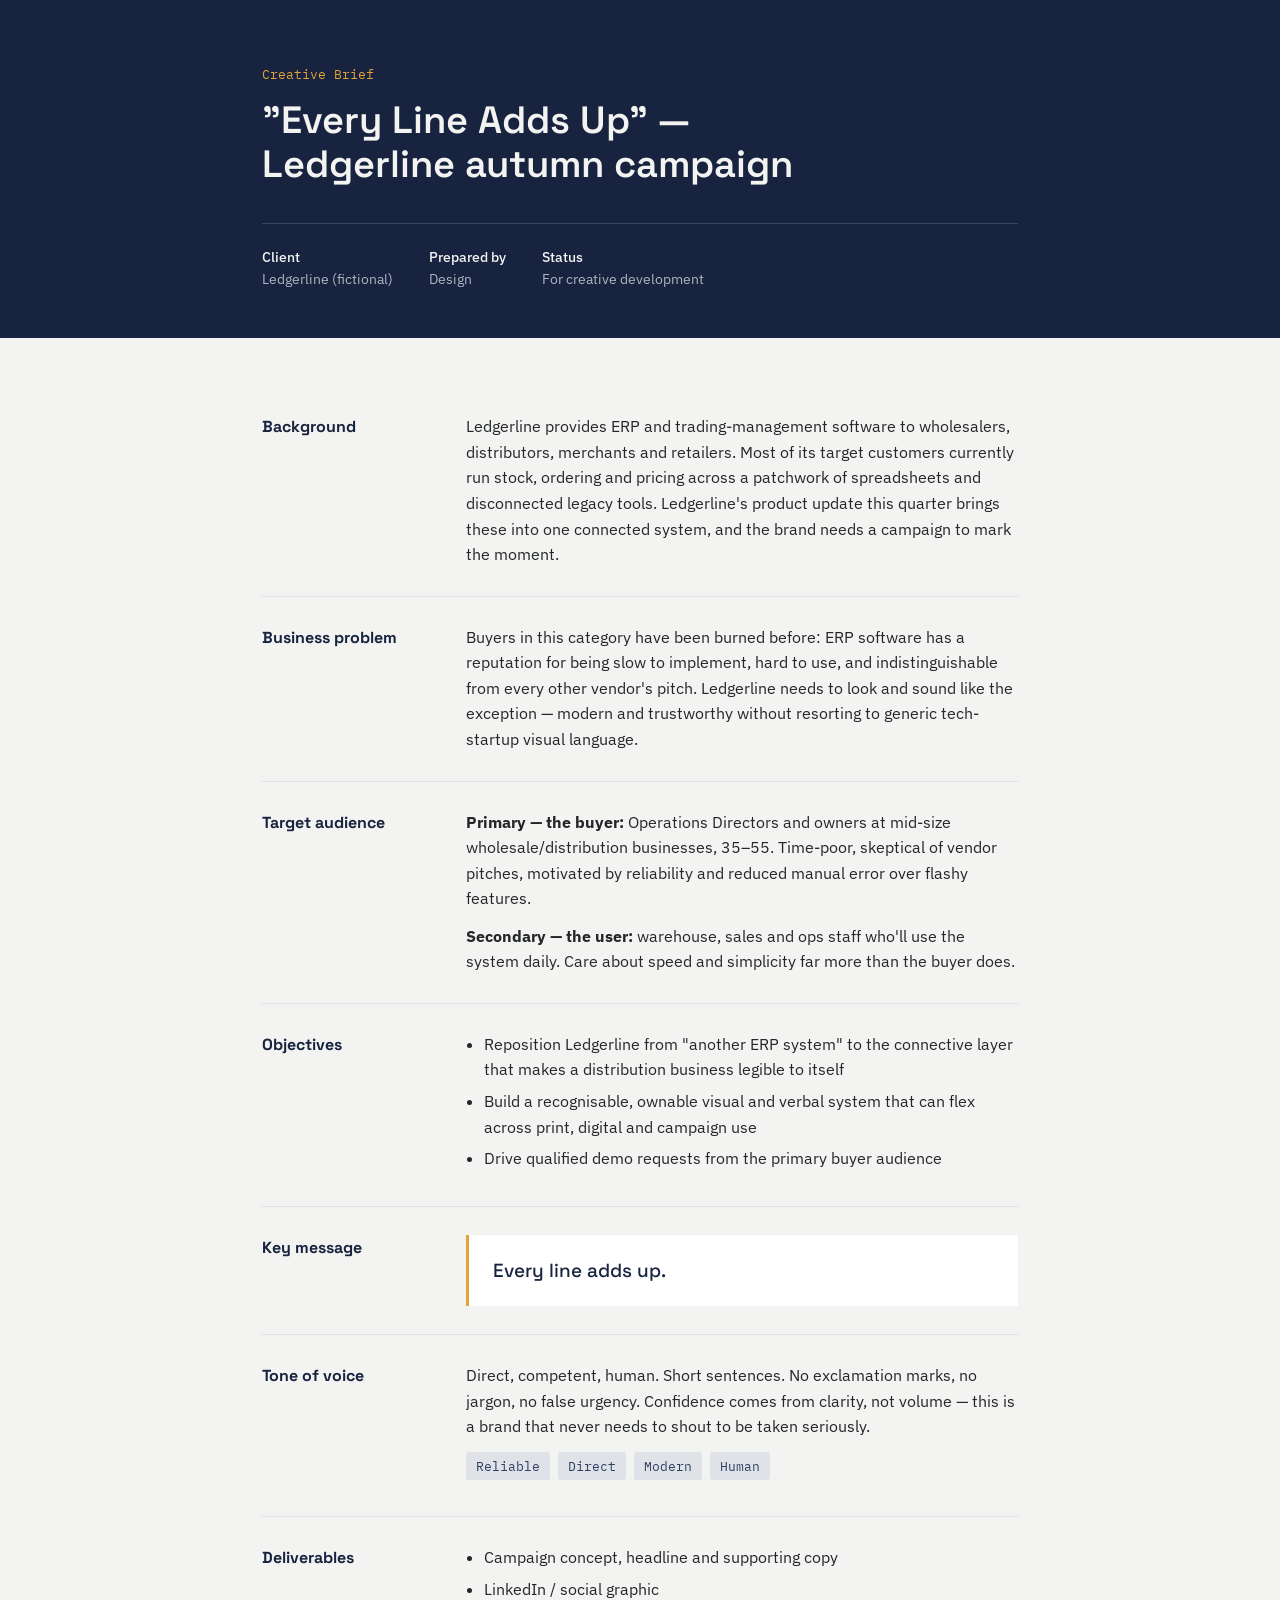
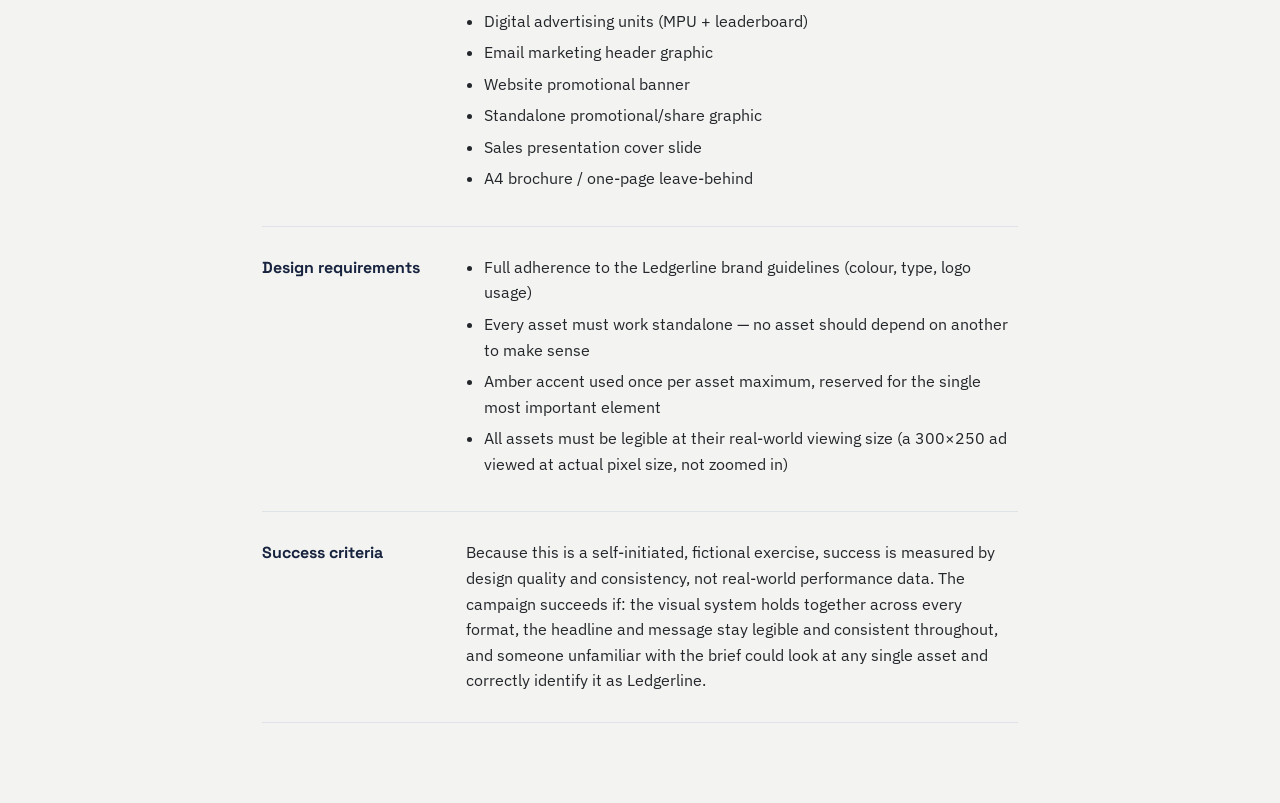
<file: creative-brief/creative-brief.html>
<!DOCTYPE html>
<html lang="en">
<head>
<meta charset="UTF-8">
<meta name="viewport" content="width=device-width, initial-scale=1.0">
<title>Ledgerline — Creative Brief: "Every Line Adds Up"</title>
<link rel="preconnect" href="https://fonts.googleapis.com">
<link href="https://fonts.googleapis.com/css2?family=Space+Grotesk:wght@500;600;700&family=IBM+Plex+Sans:wght@400;500;600&family=IBM+Plex+Mono:wght@400;500&display=swap" rel="stylesheet">
<style>
  :root{
    --navy-900:#17233F; --navy-700:#2E3F63; --amber:#E2A339;
    --paper:#F3F4F1; --paper-raised:#FFFFFF; --charcoal:#23262B;
    --mist:#ADB4C0; --mist-light:#DFE2E7;
  }
  *{box-sizing:border-box;}
  body{margin:0; background:var(--paper); color:var(--charcoal); font-family:'IBM Plex Sans',sans-serif; line-height:1.65;}
  .wrap{max-width:820px; margin:0 auto; padding:0 32px;}
  .head{background:var(--navy-900); color:var(--paper); padding:64px 0 48px;}
  .head .doctype{color:var(--amber); font-family:'IBM Plex Mono',monospace; font-size:13px; margin-bottom:14px;}
  .head h1{font-family:'Space Grotesk',sans-serif; font-size:38px; font-weight:600; margin:0; max-width:600px; line-height:1.15;}
  .head .meta{display:flex; gap:36px; margin-top:36px; padding-top:22px; border-top:1px solid rgba(255,255,255,.15); font-size:13.5px; color:var(--mist);}
  .head .meta strong{display:block; color:var(--paper); font-weight:500;}
  main{padding:48px 0 80px;}
  .field{padding:28px 0; border-bottom:1px solid var(--mist-light); display:grid; grid-template-columns:180px 1fr; gap:24px;}
  .field h2{font-family:'Space Grotesk',sans-serif; font-size:16px; color:var(--navy-900); margin:0;}
  .field .body p{margin:0 0 12px; font-size:15.5px;}
  .field .body p:last-child{margin-bottom:0;}
  .field ul{margin:0; padding-left:18px;}
  .field li{margin-bottom:6px; font-size:15.5px;}
  .key-message{background:var(--paper-raised); border-left:3px solid var(--amber); padding:20px 24px; font-family:'Space Grotesk',sans-serif; font-size:19px; color:var(--navy-900); font-weight:500;}
  .tag{display:inline-block; background:var(--mist-light); color:var(--navy-700); font-size:12.5px; font-family:'IBM Plex Mono',monospace; padding:4px 10px; border-radius:3px; margin:0 8px 8px 0;}
</style>
</head>
<body>
  <div class="head">
    <div class="wrap">
      <div class="doctype">Creative Brief</div>
      <h1>"Every Line Adds Up" — Ledgerline autumn campaign</h1>
      <div class="meta">
        <div><strong>Client</strong>Ledgerline (fictional)</div>
        <div><strong>Prepared by</strong>Design</div>
        <div><strong>Status</strong>For creative development</div>
      </div>
    </div>
  </div>

  <div class="wrap">
    <main>

      <div class="field">
        <h2>Background</h2>
        <div class="body">
          <p>Ledgerline provides ERP and trading-management software to wholesalers, distributors, merchants and retailers. Most of its target customers currently run stock, ordering and pricing across a patchwork of spreadsheets and disconnected legacy tools. Ledgerline's product update this quarter brings these into one connected system, and the brand needs a campaign to mark the moment.</p>
        </div>
      </div>

      <div class="field">
        <h2>Business problem</h2>
        <div class="body">
          <p>Buyers in this category have been burned before: ERP software has a reputation for being slow to implement, hard to use, and indistinguishable from every other vendor's pitch. Ledgerline needs to look and sound like the exception — modern and trustworthy without resorting to generic tech-startup visual language.</p>
        </div>
      </div>

      <div class="field">
        <h2>Target audience</h2>
        <div class="body">
          <p><strong>Primary — the buyer:</strong> Operations Directors and owners at mid-size wholesale/distribution businesses, 35–55. Time-poor, skeptical of vendor pitches, motivated by reliability and reduced manual error over flashy features.</p>
          <p><strong>Secondary — the user:</strong> warehouse, sales and ops staff who'll use the system daily. Care about speed and simplicity far more than the buyer does.</p>
        </div>
      </div>

      <div class="field">
        <h2>Objectives</h2>
        <div class="body">
          <ul>
            <li>Reposition Ledgerline from "another ERP system" to the connective layer that makes a distribution business legible to itself</li>
            <li>Build a recognisable, ownable visual and verbal system that can flex across print, digital and campaign use</li>
            <li>Drive qualified demo requests from the primary buyer audience</li>
          </ul>
        </div>
      </div>

      <div class="field">
        <h2>Key message</h2>
        <div class="body">
          <div class="key-message">Every line adds up.</div>
        </div>
      </div>

      <div class="field">
        <h2>Tone of voice</h2>
        <div class="body">
          <p>Direct, competent, human. Short sentences. No exclamation marks, no jargon, no false urgency. Confidence comes from clarity, not volume — this is a brand that never needs to shout to be taken seriously.</p>
          <div>
            <span class="tag">Reliable</span><span class="tag">Direct</span><span class="tag">Modern</span><span class="tag">Human</span>
          </div>
        </div>
      </div>

      <div class="field">
        <h2>Deliverables</h2>
        <div class="body">
          <ul>
            <li>Campaign concept, headline and supporting copy</li>
            <li>LinkedIn / social graphic</li>
            <li>Digital advertising units (MPU + leaderboard)</li>
            <li>Email marketing header graphic</li>
            <li>Website promotional banner</li>
            <li>Standalone promotional/share graphic</li>
            <li>Sales presentation cover slide</li>
            <li>A4 brochure / one-page leave-behind</li>
          </ul>
        </div>
      </div>

      <div class="field">
        <h2>Design requirements</h2>
        <div class="body">
          <ul>
            <li>Full adherence to the Ledgerline brand guidelines (colour, type, logo usage)</li>
            <li>Every asset must work standalone — no asset should depend on another to make sense</li>
            <li>Amber accent used once per asset maximum, reserved for the single most important element</li>
            <li>All assets must be legible at their real-world viewing size (a 300×250 ad viewed at actual pixel size, not zoomed in)</li>
          </ul>
        </div>
      </div>

      <div class="field">
        <h2>Success criteria</h2>
        <div class="body">
          <p>Because this is a self-initiated, fictional exercise, success is measured by design quality and consistency, not real-world performance data. The campaign succeeds if: the visual system holds together across every format, the headline and message stay legible and consistent throughout, and someone unfamiliar with the brief could look at any single asset and correctly identify it as Ledgerline.</p>
        </div>
      </div>

    </main>
  </div>
</body>
</html>
</file>
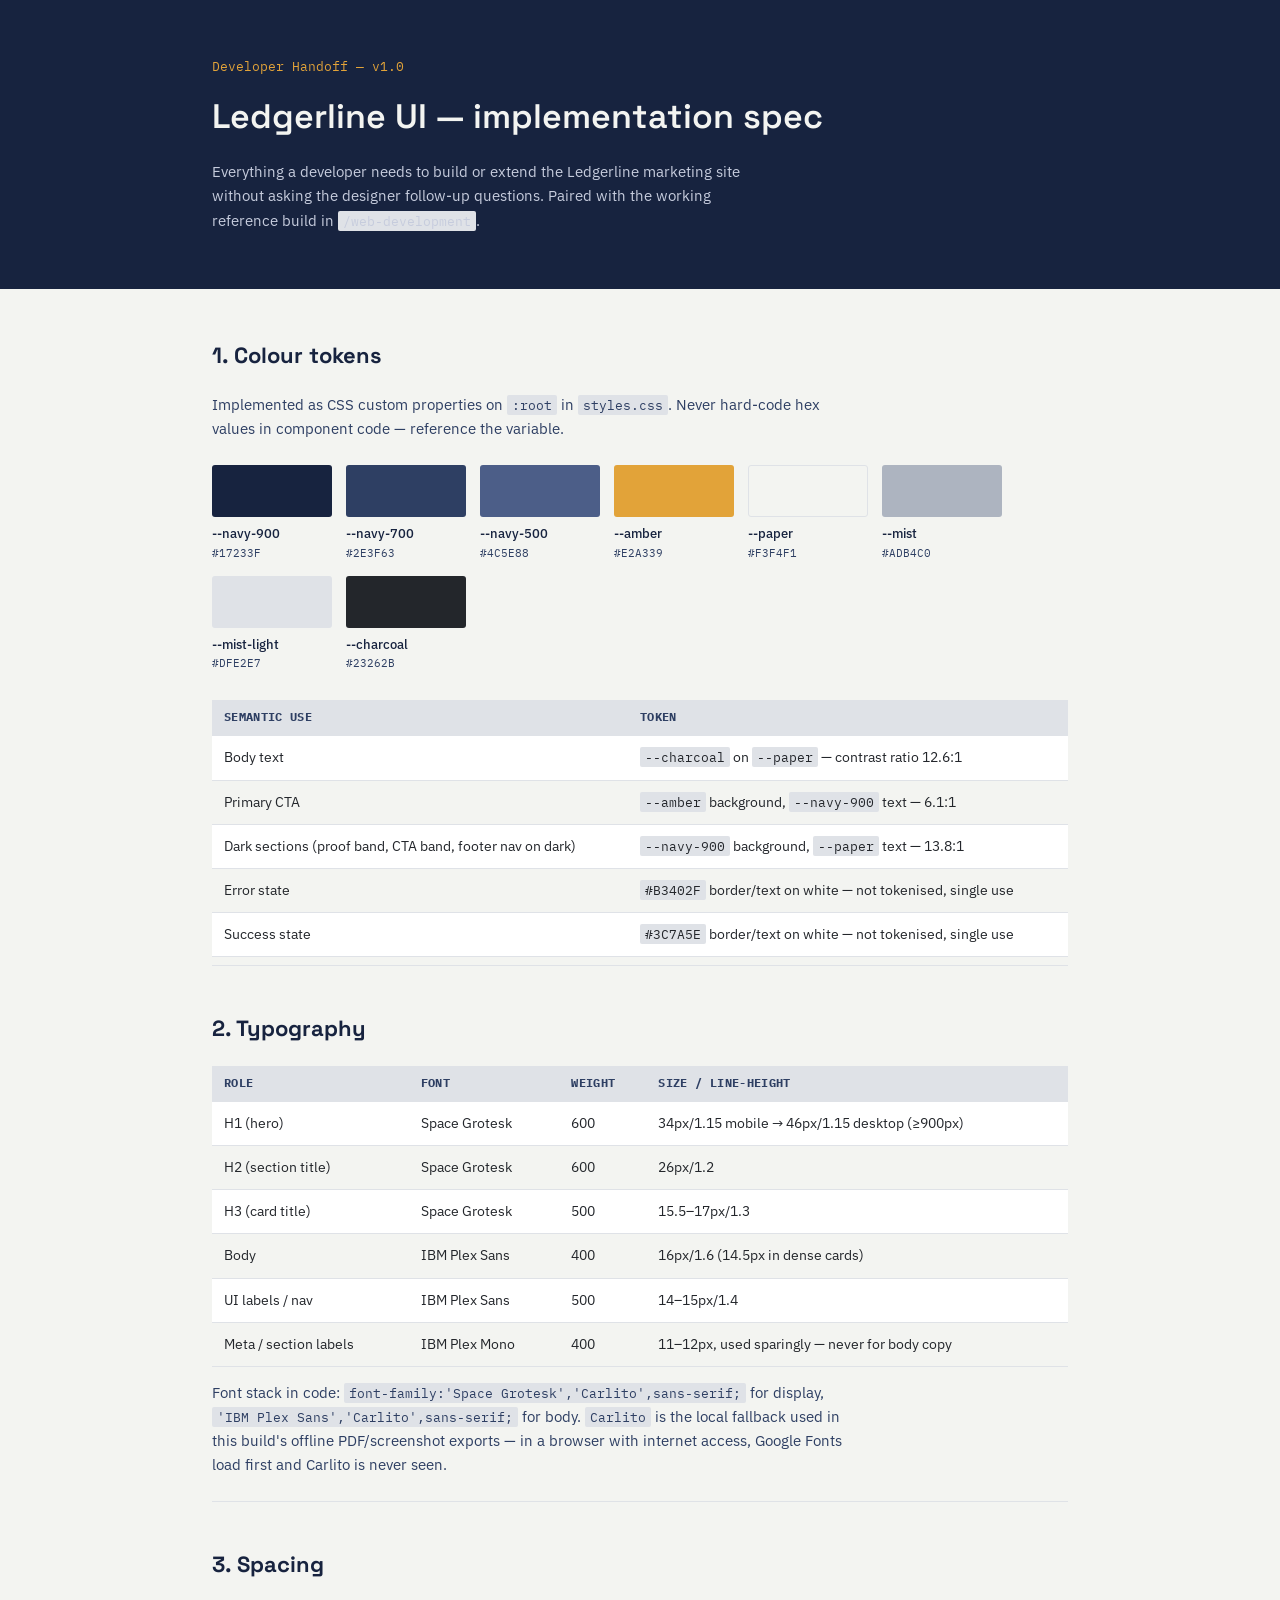
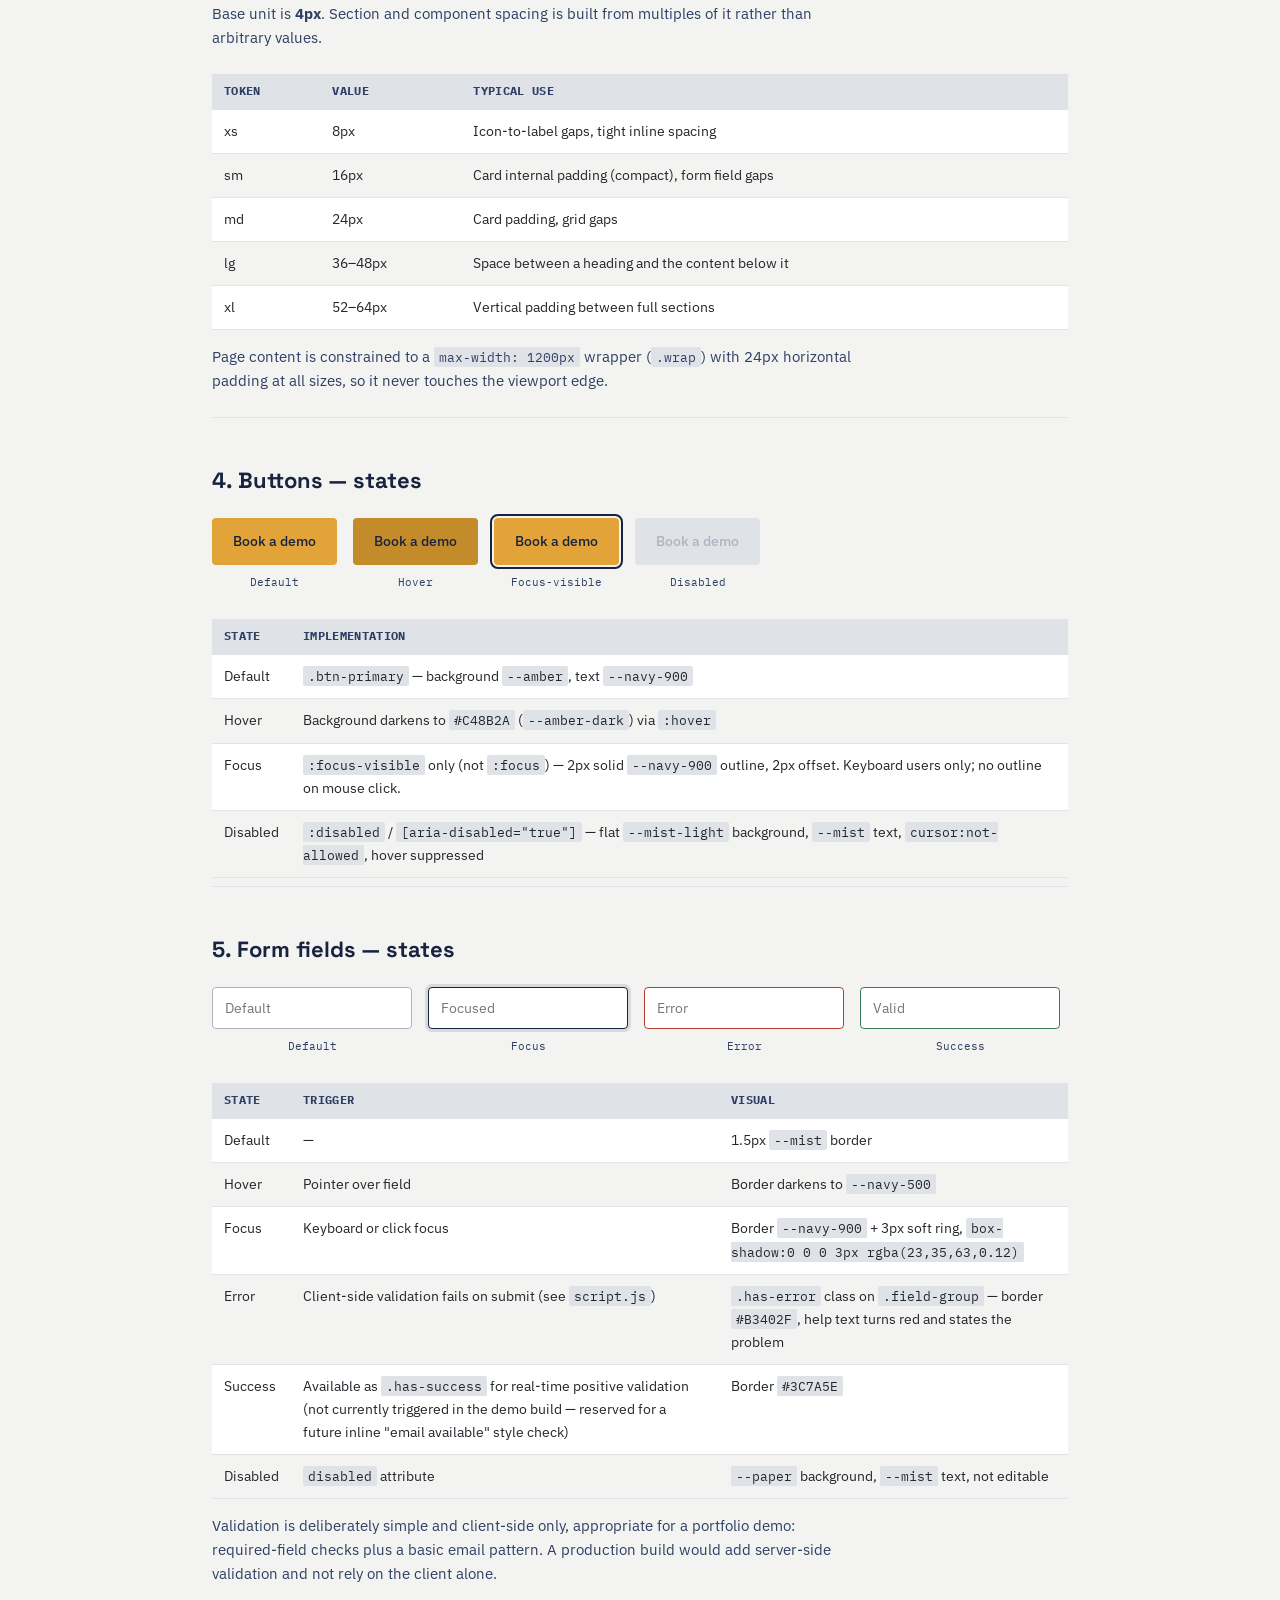
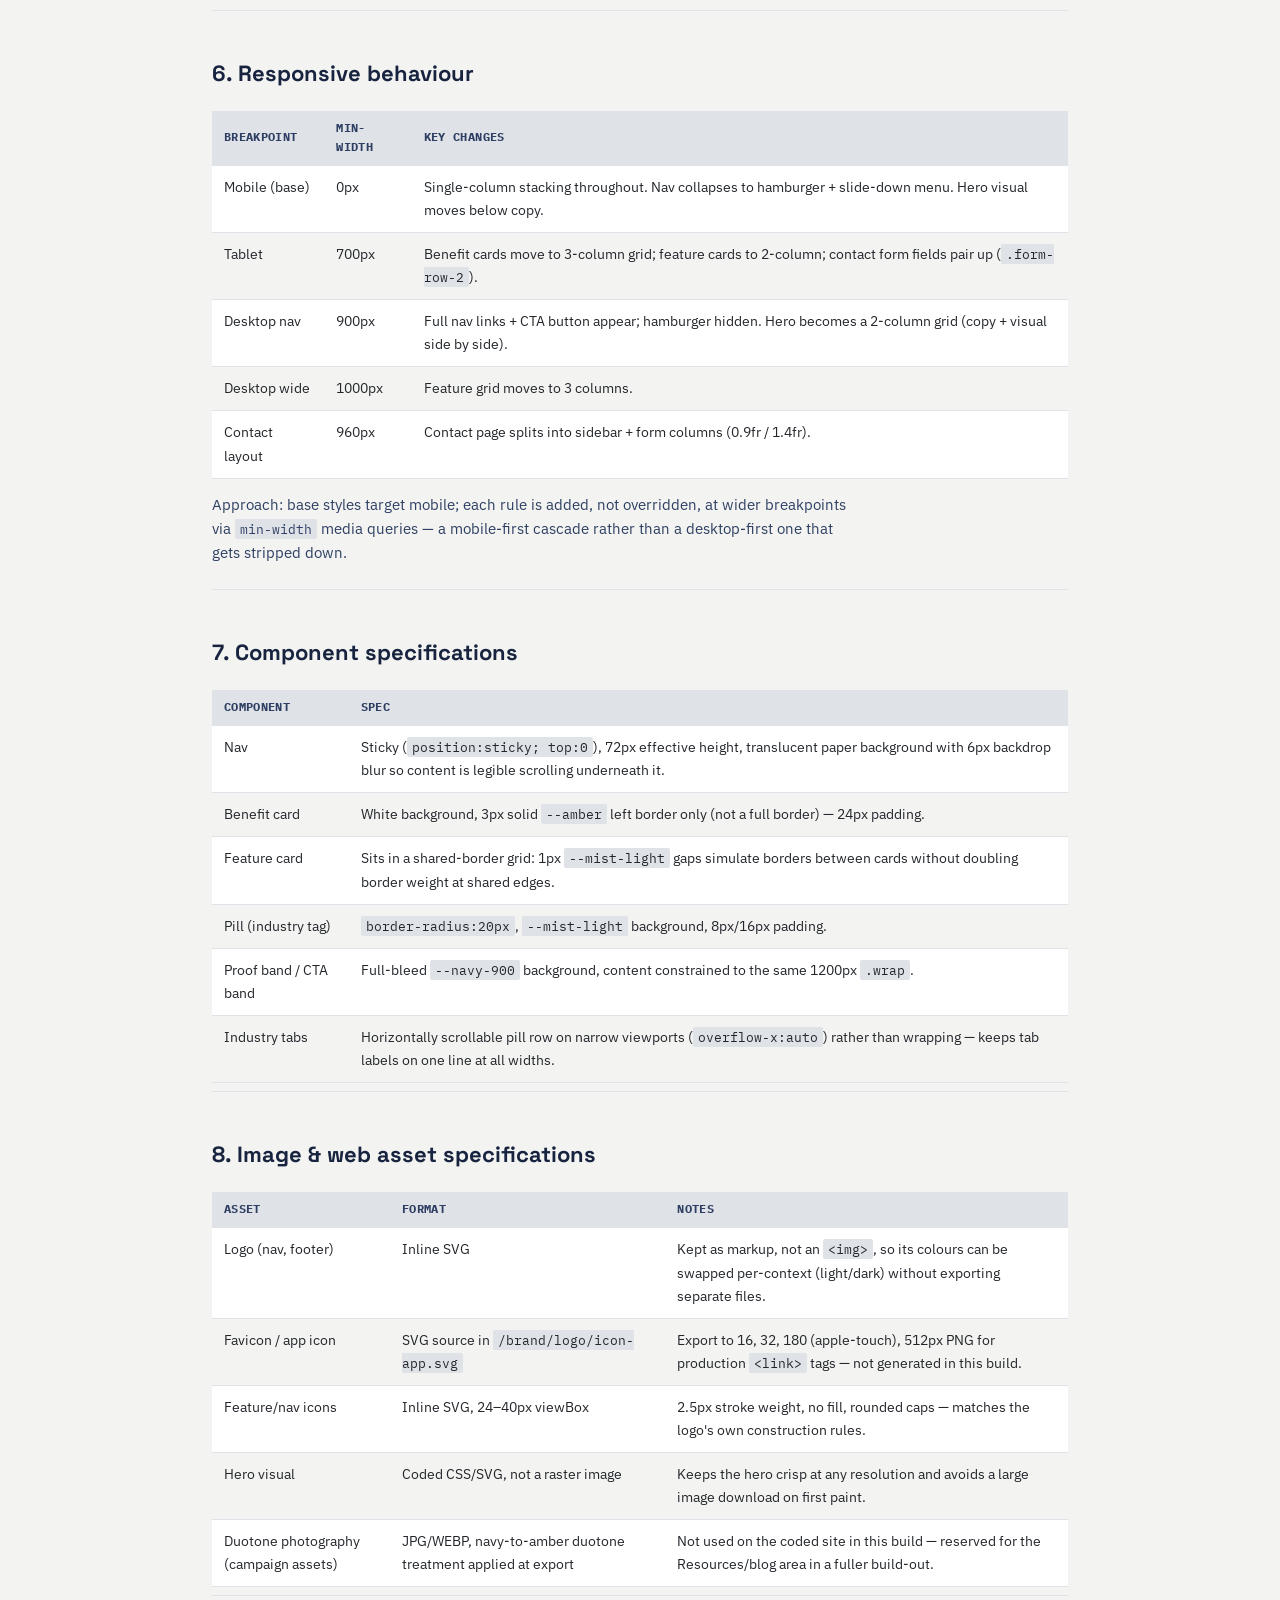
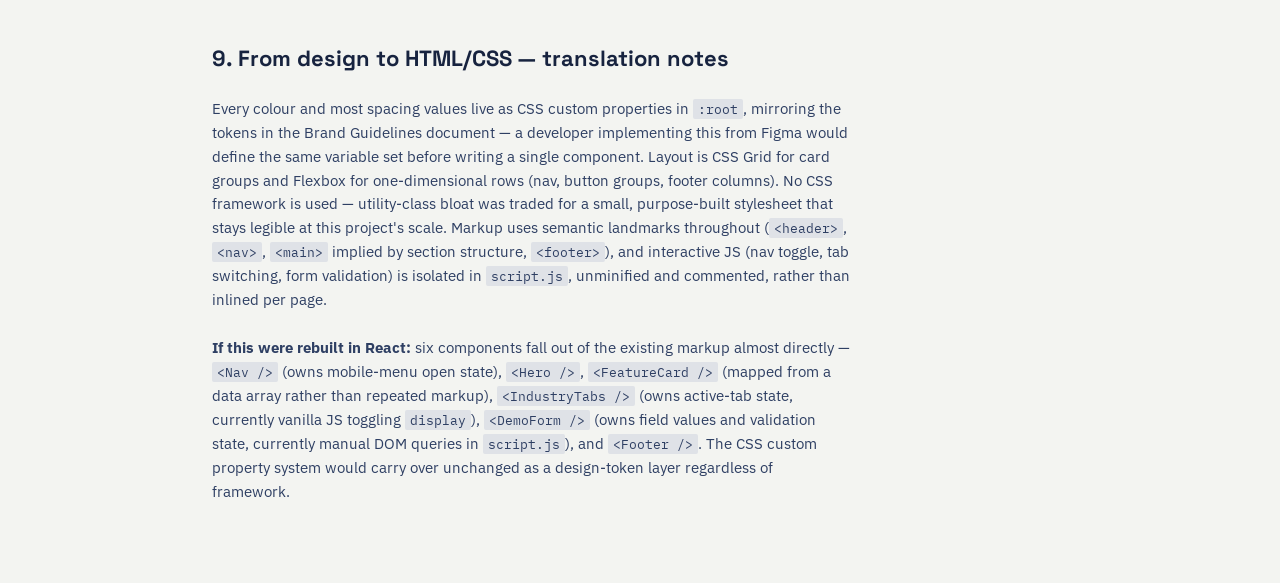
<file: documentation/developer-handoff.html>
<!DOCTYPE html>
<html lang="en">
<head>
<meta charset="UTF-8">
<meta name="viewport" content="width=device-width, initial-scale=1.0">
<title>Ledgerline — Developer Handoff</title>
<link rel="preconnect" href="https://fonts.googleapis.com">
<link href="https://fonts.googleapis.com/css2?family=Space+Grotesk:wght@500;600;700&family=IBM+Plex+Sans:wght@400;500;600&family=IBM+Plex+Mono:wght@400;500&display=swap" rel="stylesheet">
<style>
  :root{
    --navy-900:#17233F; --navy-700:#2E3F63; --amber:#E2A339;
    --paper:#F3F4F1; --paper-raised:#FFFFFF; --charcoal:#23262B;
    --mist:#ADB4C0; --mist-light:#DFE2E7;
  }
  *{box-sizing:border-box;}
  body{margin:0; background:var(--paper); color:var(--charcoal); font-family:'IBM Plex Sans',sans-serif; line-height:1.65;}
  .wrap{max-width:920px; margin:0 auto; padding:0 32px;}
  .head{background:var(--navy-900); color:var(--paper); padding:56px 0 40px;}
  .head .doctype{color:var(--amber); font-family:'IBM Plex Mono',monospace; font-size:13px; margin-bottom:12px;}
  .head h1{font-family:'Space Grotesk',sans-serif; font-size:34px; font-weight:600; margin:0;}
  .head p{color:#C6CCDD; max-width:560px; margin-top:14px; font-size:15px;}
  main{padding:48px 0 80px;}
  h2.section-title{font-family:'Space Grotesk',sans-serif; font-size:22px; color:var(--navy-900); margin:0 0 20px; padding-top:44px; border-top:1px solid var(--mist-light);}
  h2.section-title:first-of-type{border-top:none; padding-top:0;}
  p.note{font-size:14.5px; color:var(--navy-700); max-width:640px; margin-bottom:24px;}
  table{width:100%; border-collapse:collapse; margin-bottom:8px; font-size:14px;}
  th{text-align:left; font-family:'IBM Plex Mono',monospace; font-size:11.5px; color:var(--navy-700); text-transform:uppercase; letter-spacing:0.03em; padding:8px 12px; background:var(--mist-light); border-bottom:1px solid var(--mist-light);}
  td{padding:10px 12px; border-bottom:1px solid var(--mist-light); vertical-align:top;}
  tr:nth-child(even) td{background:var(--paper-raised);}
  code{font-family:'IBM Plex Mono',monospace; font-size:12.5px; background:var(--mist-light); padding:2px 5px; border-radius:2px;}
  .swatch-row{display:flex; gap:14px; margin:16px 0 28px; flex-wrap:wrap;}
  .swatch{width:120px;}
  .swatch .chip{height:52px; border-radius:3px; margin-bottom:6px;}
  .swatch .name{font-size:12.5px; font-weight:500; color:var(--navy-900);}
  .swatch .val{font-family:'IBM Plex Mono',monospace; font-size:11px; color:var(--navy-700);}
  .state-strip{display:flex; gap:16px; flex-wrap:wrap; margin:16px 0 28px;}
  .state-item{text-align:center;}
  .state-item .cap{font-family:'IBM Plex Mono',monospace; font-size:11px; color:var(--navy-700); margin-top:8px;}
  .btn-demo{display:inline-flex; align-items:center; justify-content:center; font-family:'IBM Plex Sans',sans-serif; font-weight:500; font-size:14px; padding:11px 20px; border-radius:4px; border:1.5px solid transparent;}
  .btn-default{background:var(--amber); color:var(--navy-900);}
  .btn-hover{background:#C48B2A; color:var(--navy-900);}
  .btn-focus{background:var(--amber); color:var(--navy-900); outline:2px solid var(--navy-900); outline-offset:2px;}
  .btn-disabled{background:var(--mist-light); color:var(--mist); cursor:not-allowed;}
  .field-demo{width:200px; font-family:'IBM Plex Sans',sans-serif; font-size:14px; padding:11px 12px; border-radius:4px; border:1.5px solid var(--mist); background:var(--paper-raised);}
  .field-focus{border-color:var(--navy-900); box-shadow:0 0 0 3px rgba(23,35,63,0.12);}
  .field-error{border-color:#B3402F;}
  .field-success{border-color:#3C7A5E;}
</style>
</head>
<body>
  <div class="head">
    <div class="wrap">
      <div class="doctype">Developer Handoff — v1.0</div>
      <h1>Ledgerline UI — implementation spec</h1>
      <p>Everything a developer needs to build or extend the Ledgerline marketing site without asking the designer follow-up questions. Paired with the working reference build in <code>/web-development</code>.</p>
    </div>
  </div>

  <div class="wrap">
    <main>

      <h2 class="section-title">1. Colour tokens</h2>
      <p class="note">Implemented as CSS custom properties on <code>:root</code> in <code>styles.css</code>. Never hard-code hex values in component code — reference the variable.</p>
      <div class="swatch-row">
        <div class="swatch"><div class="chip" style="background:#17233F;"></div><div class="name">--navy-900</div><div class="val">#17233F</div></div>
        <div class="swatch"><div class="chip" style="background:#2E3F63;"></div><div class="name">--navy-700</div><div class="val">#2E3F63</div></div>
        <div class="swatch"><div class="chip" style="background:#4C5E88;"></div><div class="name">--navy-500</div><div class="val">#4C5E88</div></div>
        <div class="swatch"><div class="chip" style="background:#E2A339;"></div><div class="name">--amber</div><div class="val">#E2A339</div></div>
        <div class="swatch"><div class="chip" style="background:#F3F4F1; border:1px solid #DFE2E7;"></div><div class="name">--paper</div><div class="val">#F3F4F1</div></div>
        <div class="swatch"><div class="chip" style="background:#ADB4C0;"></div><div class="name">--mist</div><div class="val">#ADB4C0</div></div>
        <div class="swatch"><div class="chip" style="background:#DFE2E7;"></div><div class="name">--mist-light</div><div class="val">#DFE2E7</div></div>
        <div class="swatch"><div class="chip" style="background:#23262B;"></div><div class="name">--charcoal</div><div class="val">#23262B</div></div>
      </div>
      <table>
        <tr><th>Semantic use</th><th>Token</th></tr>
        <tr><td>Body text</td><td><code>--charcoal</code> on <code>--paper</code> — contrast ratio 12.6:1</td></tr>
        <tr><td>Primary CTA</td><td><code>--amber</code> background, <code>--navy-900</code> text — 6.1:1</td></tr>
        <tr><td>Dark sections (proof band, CTA band, footer nav on dark)</td><td><code>--navy-900</code> background, <code>--paper</code> text — 13.8:1</td></tr>
        <tr><td>Error state</td><td><code>#B3402F</code> border/text on white — not tokenised, single use</td></tr>
        <tr><td>Success state</td><td><code>#3C7A5E</code> border/text on white — not tokenised, single use</td></tr>
      </table>

      <h2 class="section-title">2. Typography</h2>
      <table>
        <tr><th>Role</th><th>Font</th><th>Weight</th><th>Size / line-height</th></tr>
        <tr><td>H1 (hero)</td><td>Space Grotesk</td><td>600</td><td>34px/1.15 mobile → 46px/1.15 desktop (≥900px)</td></tr>
        <tr><td>H2 (section title)</td><td>Space Grotesk</td><td>600</td><td>26px/1.2</td></tr>
        <tr><td>H3 (card title)</td><td>Space Grotesk</td><td>500</td><td>15.5–17px/1.3</td></tr>
        <tr><td>Body</td><td>IBM Plex Sans</td><td>400</td><td>16px/1.6 (14.5px in dense cards)</td></tr>
        <tr><td>UI labels / nav</td><td>IBM Plex Sans</td><td>500</td><td>14–15px/1.4</td></tr>
        <tr><td>Meta / section labels</td><td>IBM Plex Mono</td><td>400</td><td>11–12px, used sparingly — never for body copy</td></tr>
      </table>
      <p class="note">Font stack in code: <code>font-family:'Space Grotesk','Carlito',sans-serif;</code> for display, <code>'IBM Plex Sans','Carlito',sans-serif;</code> for body. <code>Carlito</code> is the local fallback used in this build's offline PDF/screenshot exports — in a browser with internet access, Google Fonts load first and Carlito is never seen.</p>

      <h2 class="section-title">3. Spacing</h2>
      <p class="note">Base unit is <strong>4px</strong>. Section and component spacing is built from multiples of it rather than arbitrary values.</p>
      <table>
        <tr><th>Token</th><th>Value</th><th>Typical use</th></tr>
        <tr><td>xs</td><td>8px</td><td>Icon-to-label gaps, tight inline spacing</td></tr>
        <tr><td>sm</td><td>16px</td><td>Card internal padding (compact), form field gaps</td></tr>
        <tr><td>md</td><td>24px</td><td>Card padding, grid gaps</td></tr>
        <tr><td>lg</td><td>36–48px</td><td>Space between a heading and the content below it</td></tr>
        <tr><td>xl</td><td>52–64px</td><td>Vertical padding between full sections</td></tr>
      </table>
      <p class="note">Page content is constrained to a <code>max-width: 1200px</code> wrapper (<code>.wrap</code>) with 24px horizontal padding at all sizes, so it never touches the viewport edge.</p>

      <h2 class="section-title">4. Buttons — states</h2>
      <div class="state-strip">
        <div class="state-item"><span class="btn-demo btn-default">Book a demo</span><div class="cap">Default</div></div>
        <div class="state-item"><span class="btn-demo btn-hover">Book a demo</span><div class="cap">Hover</div></div>
        <div class="state-item"><span class="btn-demo btn-focus">Book a demo</span><div class="cap">Focus-visible</div></div>
        <div class="state-item"><span class="btn-demo btn-disabled">Book a demo</span><div class="cap">Disabled</div></div>
      </div>
      <table>
        <tr><th>State</th><th>Implementation</th></tr>
        <tr><td>Default</td><td><code>.btn-primary</code> — background <code>--amber</code>, text <code>--navy-900</code></td></tr>
        <tr><td>Hover</td><td>Background darkens to <code>#C48B2A</code> (<code>--amber-dark</code>) via <code>:hover</code></td></tr>
        <tr><td>Focus</td><td><code>:focus-visible</code> only (not <code>:focus</code>) — 2px solid <code>--navy-900</code> outline, 2px offset. Keyboard users only; no outline on mouse click.</td></tr>
        <tr><td>Disabled</td><td><code>:disabled</code> / <code>[aria-disabled="true"]</code> — flat <code>--mist-light</code> background, <code>--mist</code> text, <code>cursor:not-allowed</code>, hover suppressed</td></tr>
      </table>

      <h2 class="section-title">5. Form fields — states</h2>
      <div class="state-strip">
        <div class="state-item"><input class="field-demo" placeholder="Default" readonly><div class="cap">Default</div></div>
        <div class="state-item"><input class="field-demo field-focus" placeholder="Focused" readonly><div class="cap">Focus</div></div>
        <div class="state-item"><input class="field-demo field-error" placeholder="Error" readonly><div class="cap">Error</div></div>
        <div class="state-item"><input class="field-demo field-success" placeholder="Valid" readonly><div class="cap">Success</div></div>
      </div>
      <table>
        <tr><th>State</th><th>Trigger</th><th>Visual</th></tr>
        <tr><td>Default</td><td>—</td><td>1.5px <code>--mist</code> border</td></tr>
        <tr><td>Hover</td><td>Pointer over field</td><td>Border darkens to <code>--navy-500</code></td></tr>
        <tr><td>Focus</td><td>Keyboard or click focus</td><td>Border <code>--navy-900</code> + 3px soft ring, <code>box-shadow:0 0 0 3px rgba(23,35,63,0.12)</code></td></tr>
        <tr><td>Error</td><td>Client-side validation fails on submit (see <code>script.js</code>)</td><td><code>.has-error</code> class on <code>.field-group</code> — border <code>#B3402F</code>, help text turns red and states the problem</td></tr>
        <tr><td>Success</td><td>Available as <code>.has-success</code> for real-time positive validation (not currently triggered in the demo build — reserved for a future inline "email available" style check)</td><td>Border <code>#3C7A5E</code></td></tr>
        <tr><td>Disabled</td><td><code>disabled</code> attribute</td><td><code>--paper</code> background, <code>--mist</code> text, not editable</td></tr>
      </table>
      <p class="note">Validation is deliberately simple and client-side only, appropriate for a portfolio demo: required-field checks plus a basic email pattern. A production build would add server-side validation and not rely on the client alone.</p>

      <h2 class="section-title">6. Responsive behaviour</h2>
      <table>
        <tr><th>Breakpoint</th><th>Min-width</th><th>Key changes</th></tr>
        <tr><td>Mobile (base)</td><td>0px</td><td>Single-column stacking throughout. Nav collapses to hamburger + slide-down menu. Hero visual moves below copy.</td></tr>
        <tr><td>Tablet</td><td>700px</td><td>Benefit cards move to 3-column grid; feature cards to 2-column; contact form fields pair up (<code>.form-row-2</code>).</td></tr>
        <tr><td>Desktop nav</td><td>900px</td><td>Full nav links + CTA button appear; hamburger hidden. Hero becomes a 2-column grid (copy + visual side by side).</td></tr>
        <tr><td>Desktop wide</td><td>1000px</td><td>Feature grid moves to 3 columns.</td></tr>
        <tr><td>Contact layout</td><td>960px</td><td>Contact page splits into sidebar + form columns (0.9fr / 1.4fr).</td></tr>
      </table>
      <p class="note">Approach: base styles target mobile; each rule is added, not overridden, at wider breakpoints via <code>min-width</code> media queries — a mobile-first cascade rather than a desktop-first one that gets stripped down.</p>

      <h2 class="section-title">7. Component specifications</h2>
      <table>
        <tr><th>Component</th><th>Spec</th></tr>
        <tr><td>Nav</td><td>Sticky (<code>position:sticky; top:0</code>), 72px effective height, translucent paper background with 6px backdrop blur so content is legible scrolling underneath it.</td></tr>
        <tr><td>Benefit card</td><td>White background, 3px solid <code>--amber</code> left border only (not a full border) — 24px padding.</td></tr>
        <tr><td>Feature card</td><td>Sits in a shared-border grid: 1px <code>--mist-light</code> gaps simulate borders between cards without doubling border weight at shared edges.</td></tr>
        <tr><td>Pill (industry tag)</td><td><code>border-radius:20px</code>, <code>--mist-light</code> background, 8px/16px padding.</td></tr>
        <tr><td>Proof band / CTA band</td><td>Full-bleed <code>--navy-900</code> background, content constrained to the same 1200px <code>.wrap</code>.</td></tr>
        <tr><td>Industry tabs</td><td>Horizontally scrollable pill row on narrow viewports (<code>overflow-x:auto</code>) rather than wrapping — keeps tab labels on one line at all widths.</td></tr>
      </table>

      <h2 class="section-title">8. Image &amp; web asset specifications</h2>
      <table>
        <tr><th>Asset</th><th>Format</th><th>Notes</th></tr>
        <tr><td>Logo (nav, footer)</td><td>Inline SVG</td><td>Kept as markup, not an <code>&lt;img&gt;</code>, so its colours can be swapped per-context (light/dark) without exporting separate files.</td></tr>
        <tr><td>Favicon / app icon</td><td>SVG source in <code>/brand/logo/icon-app.svg</code></td><td>Export to 16, 32, 180 (apple-touch), 512px PNG for production <code>&lt;link&gt;</code> tags — not generated in this build.</td></tr>
        <tr><td>Feature/nav icons</td><td>Inline SVG, 24–40px viewBox</td><td>2.5px stroke weight, no fill, rounded caps — matches the logo's own construction rules.</td></tr>
        <tr><td>Hero visual</td><td>Coded CSS/SVG, not a raster image</td><td>Keeps the hero crisp at any resolution and avoids a large image download on first paint.</td></tr>
        <tr><td>Duotone photography (campaign assets)</td><td>JPG/WEBP, navy-to-amber duotone treatment applied at export</td><td>Not used on the coded site in this build — reserved for the Resources/blog area in a fuller build-out.</td></tr>
      </table>

      <h2 class="section-title">9. From design to HTML/CSS — translation notes</h2>
      <p class="note">
        Every colour and most spacing values live as CSS custom properties in <code>:root</code>, mirroring the tokens in the Brand Guidelines document — a developer implementing this from Figma would define the same variable set before writing a single component. Layout is CSS Grid for card groups and Flexbox for one-dimensional rows (nav, button groups, footer columns). No CSS framework is used — utility-class bloat was traded for a small, purpose-built stylesheet that stays legible at this project's scale. Markup uses semantic landmarks throughout (<code>&lt;header&gt;</code>, <code>&lt;nav&gt;</code>, <code>&lt;main&gt;</code> implied by section structure, <code>&lt;footer&gt;</code>), and interactive JS (nav toggle, tab switching, form validation) is isolated in <code>script.js</code>, unminified and commented, rather than inlined per page.
      </p>
      <p class="note" style="margin-bottom:0;">
        <strong>If this were rebuilt in React:</strong> six components fall out of the existing markup almost directly — <code>&lt;Nav /&gt;</code> (owns mobile-menu open state), <code>&lt;Hero /&gt;</code>, <code>&lt;FeatureCard /&gt;</code> (mapped from a data array rather than repeated markup), <code>&lt;IndustryTabs /&gt;</code> (owns active-tab state, currently vanilla JS toggling <code>display</code>), <code>&lt;DemoForm /&gt;</code> (owns field values and validation state, currently manual DOM queries in <code>script.js</code>), and <code>&lt;Footer /&gt;</code>. The CSS custom property system would carry over unchanged as a design-token layer regardless of framework.
      </p>

    </main>
  </div>
</body>
</html>
</file>
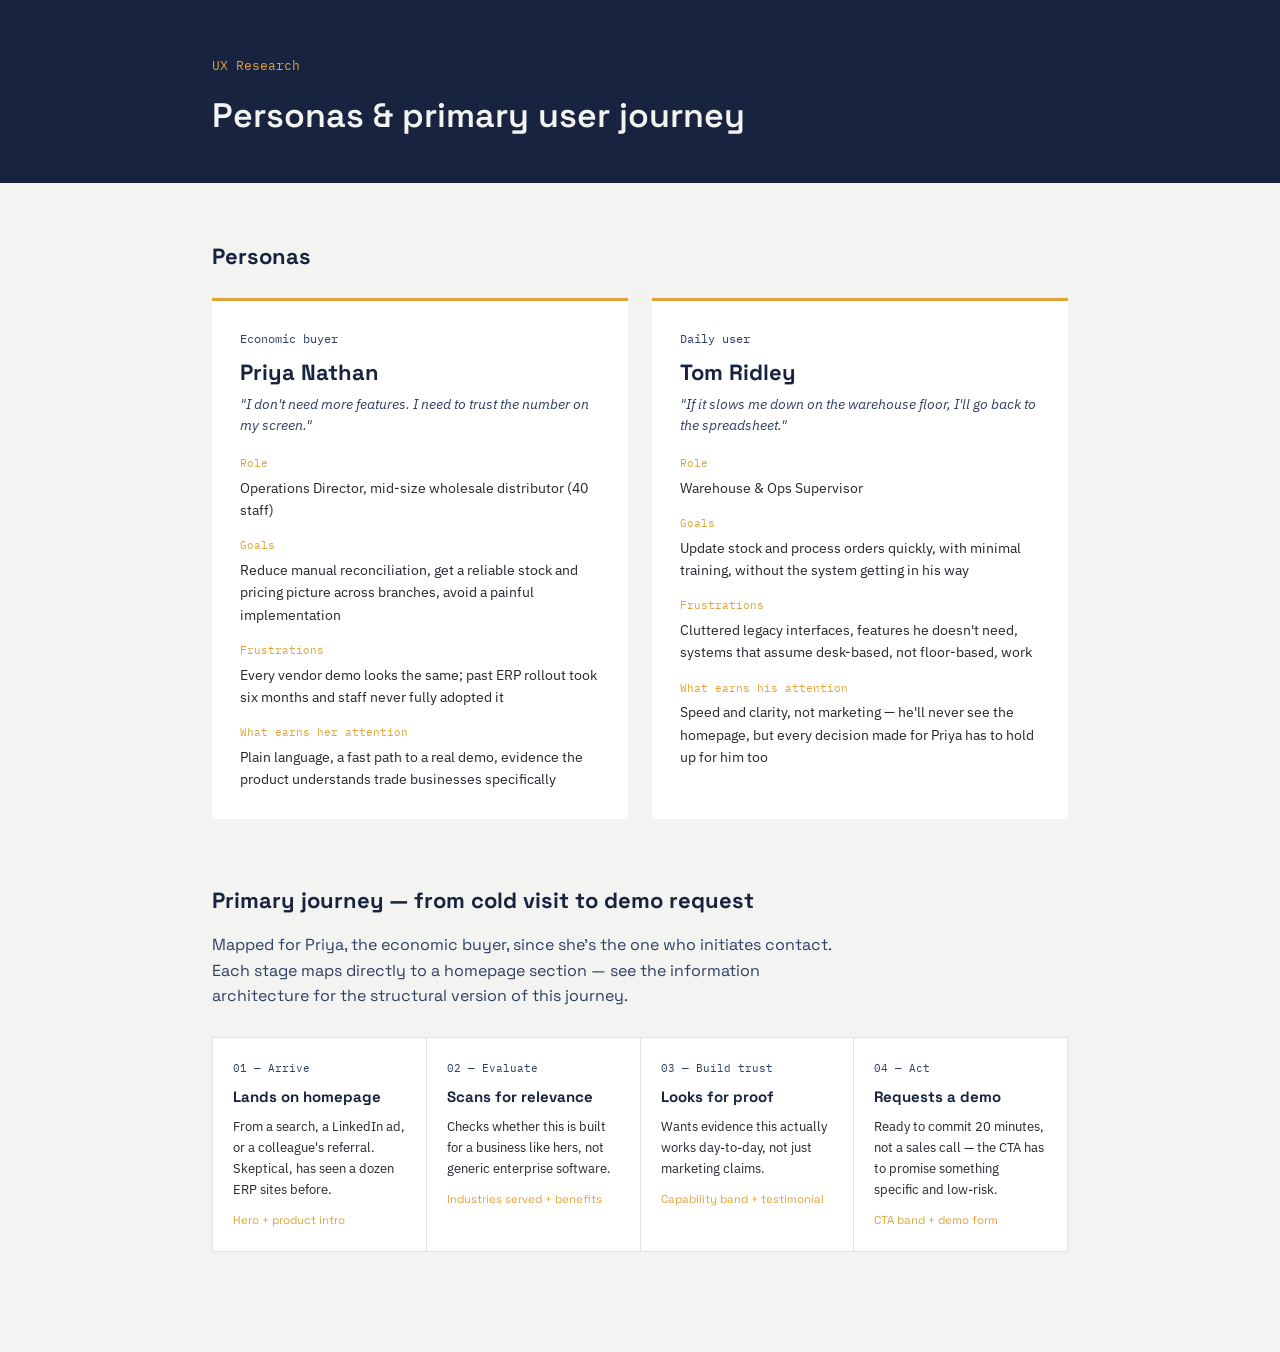
<file: research/personas-journey.html>
<!DOCTYPE html>
<html lang="en">
<head>
<meta charset="UTF-8">
<meta name="viewport" content="width=device-width, initial-scale=1.0">
<title>Ledgerline — Personas &amp; User Journey</title>
<link rel="preconnect" href="https://fonts.googleapis.com">
<link href="https://fonts.googleapis.com/css2?family=Space+Grotesk:wght@500;600;700&family=IBM+Plex+Sans:wght@400;500;600&family=IBM+Plex+Mono:wght@400;500&display=swap" rel="stylesheet">
<style>
  :root{
    --navy-900:#17233F; --navy-700:#2E3F63; --amber:#E2A339;
    --paper:#F3F4F1; --paper-raised:#FFFFFF; --charcoal:#23262B;
    --mist:#ADB4C0; --mist-light:#DFE2E7;
  }
  *{box-sizing:border-box; font-family:'Space Grotesk','Carlito',sans-serif;}
  body{margin:0; background:var(--paper); color:var(--charcoal); font-family:'IBM Plex Sans','Carlito',sans-serif; line-height:1.6;}
  .wrap{max-width:920px; margin:0 auto; padding:0 32px;}
  .head{background:var(--navy-900); color:var(--paper); padding:56px 0 40px;}
  .head .doctype{color:var(--amber); font-family:'IBM Plex Mono','DejaVu Sans Mono',monospace; font-size:13px; margin-bottom:12px;}
  .head h1{font-size:34px; font-weight:600; margin:0;}
  main{padding:56px 0 80px;}
  h2.section-title{font-size:22px; color:var(--navy-900); margin:0 0 24px;}

  .personas{display:grid; grid-template-columns:1fr 1fr; gap:24px; margin-bottom:64px;}
  .persona{background:var(--paper-raised); padding:28px; border-top:3px solid var(--amber);}
  .persona .role{font-family:'IBM Plex Mono','DejaVu Sans Mono',monospace; font-size:12px; color:var(--navy-700); margin-bottom:6px;}
  .persona h3{font-size:22px; color:var(--navy-900); margin:0 0 4px;}
  .persona .tagline{font-size:13.5px; color:var(--navy-700); margin-bottom:18px; font-style:italic; font-family:'IBM Plex Sans',sans-serif;}
  .persona dl{margin:0;}
  .persona dt{font-family:'IBM Plex Mono','DejaVu Sans Mono',monospace; font-size:11px; color:var(--amber); margin-top:16px; margin-bottom:4px;}
  .persona dd{margin:0; font-size:14px; color:var(--charcoal); font-family:'IBM Plex Sans',sans-serif;}

  .journey{margin-bottom:20px;}
  .journey-track{display:grid; grid-template-columns:repeat(4,1fr); gap:1px; background:var(--mist-light); border:1px solid var(--mist-light);}
  .journey-step{background:var(--paper-raised); padding:22px 20px; position:relative;}
  .journey-step .stage{font-family:'IBM Plex Mono','DejaVu Sans Mono',monospace; font-size:11px; color:var(--navy-700); margin-bottom:8px;}
  .journey-step h4{font-size:15px; color:var(--navy-900); margin:0 0 8px; font-family:'Space Grotesk',sans-serif;}
  .journey-step p{font-size:13px; color:var(--charcoal); margin:0; font-family:'IBM Plex Sans',sans-serif;}
  .journey-step .touch{margin-top:10px; font-size:11.5px; color:var(--amber);}
</style>
</head>
<body>
  <div class="head">
    <div class="wrap">
      <div class="doctype">UX Research</div>
      <h1>Personas &amp; primary user journey</h1>
    </div>
  </div>

  <div class="wrap">
    <main>
      <h2 class="section-title">Personas</h2>
      <div class="personas">
        <div class="persona">
          <div class="role">Economic buyer</div>
          <h3>Priya Nathan</h3>
          <div class="tagline">"I don't need more features. I need to trust the number on my screen."</div>
          <dl>
            <dt>Role</dt><dd>Operations Director, mid-size wholesale distributor (40 staff)</dd>
            <dt>Goals</dt><dd>Reduce manual reconciliation, get a reliable stock and pricing picture across branches, avoid a painful implementation</dd>
            <dt>Frustrations</dt><dd>Every vendor demo looks the same; past ERP rollout took six months and staff never fully adopted it</dd>
            <dt>What earns her attention</dt><dd>Plain language, a fast path to a real demo, evidence the product understands trade businesses specifically</dd>
          </dl>
        </div>
        <div class="persona">
          <div class="role">Daily user</div>
          <h3>Tom Ridley</h3>
          <div class="tagline">"If it slows me down on the warehouse floor, I'll go back to the spreadsheet."</div>
          <dl>
            <dt>Role</dt><dd>Warehouse &amp; Ops Supervisor</dd>
            <dt>Goals</dt><dd>Update stock and process orders quickly, with minimal training, without the system getting in his way</dd>
            <dt>Frustrations</dt><dd>Cluttered legacy interfaces, features he doesn't need, systems that assume desk-based, not floor-based, work</dd>
            <dt>What earns his attention</dt><dd>Speed and clarity, not marketing — he'll never see the homepage, but every decision made for Priya has to hold up for him too</dd>
          </dl>
        </div>
      </div>

      <h2 class="section-title">Primary journey — from cold visit to demo request</h2>
      <p style="max-width:640px; color:var(--navy-700); margin-top:-10px; margin-bottom:28px;">Mapped for Priya, the economic buyer, since she's the one who initiates contact. Each stage maps directly to a homepage section — see the information architecture for the structural version of this journey.</p>
      <div class="journey">
        <div class="journey-track">
          <div class="journey-step">
            <div class="stage">01 — Arrive</div>
            <h4>Lands on homepage</h4>
            <p>From a search, a LinkedIn ad, or a colleague's referral. Skeptical, has seen a dozen ERP sites before.</p>
            <div class="touch">Hero + product intro</div>
          </div>
          <div class="journey-step">
            <div class="stage">02 — Evaluate</div>
            <h4>Scans for relevance</h4>
            <p>Checks whether this is built for a business like hers, not generic enterprise software.</p>
            <div class="touch">Industries served + benefits</div>
          </div>
          <div class="journey-step">
            <div class="stage">03 — Build trust</div>
            <h4>Looks for proof</h4>
            <p>Wants evidence this actually works day-to-day, not just marketing claims.</p>
            <div class="touch">Capability band + testimonial</div>
          </div>
          <div class="journey-step">
            <div class="stage">04 — Act</div>
            <h4>Requests a demo</h4>
            <p>Ready to commit 20 minutes, not a sales call — the CTA has to promise something specific and low-risk.</p>
            <div class="touch">CTA band + demo form</div>
          </div>
        </div>
      </div>

    </main>
  </div>
</body>
</html>
</file>
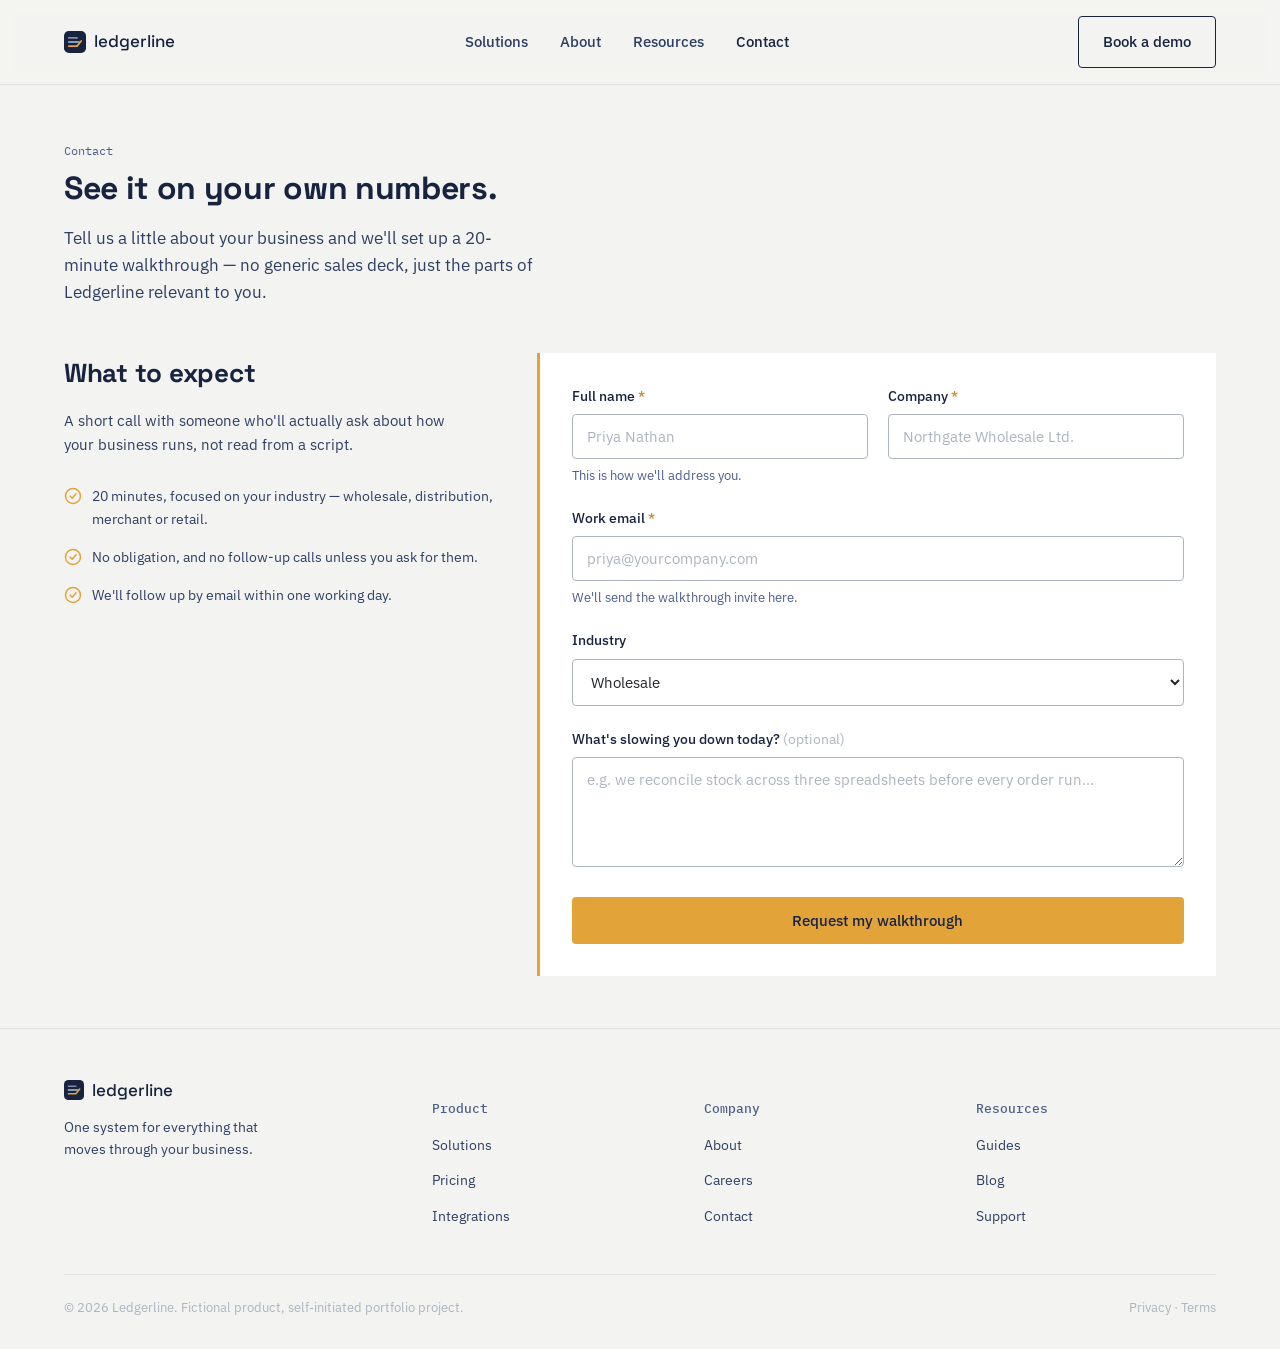
<file: web-development/contact.html>
<!DOCTYPE html>
<html lang="en">
<head>
<meta charset="UTF-8">
<meta name="viewport" content="width=device-width, initial-scale=1.0">
<title>Book a demo — Ledgerline</title>
<meta name="description" content="Book a 20-minute walkthrough of Ledgerline for your wholesale, distribution, merchant or retail business.">
<link rel="preconnect" href="https://fonts.googleapis.com">
<link href="https://fonts.googleapis.com/css2?family=Space+Grotesk:wght@500;600;700&family=IBM+Plex+Sans:wght@400;500;600&family=IBM+Plex+Mono:wght@400;500&display=swap" rel="stylesheet">
<link rel="stylesheet" href="styles.css">
<style>
  .contact-layout{display:grid; gap:36px;}
  .contact-side h2{font-size:26px; margin-bottom:14px;}
  .contact-side p{color:var(--navy-700); font-size:15px; max-width:400px;}
  .contact-side ul{list-style:none; margin:28px 0 0; padding:0;}
  .contact-side li{display:flex; gap:10px; align-items:flex-start; margin-bottom:16px; font-size:14px; color:var(--navy-700);}
  .contact-side li svg{flex-shrink:0; margin-top:2px;}
  form{background:var(--paper-raised); padding:32px; border-left:3px solid var(--amber);}
  .form-row{display:grid; gap:0;}
  @media (min-width:700px){.form-row-2{grid-template-columns:1fr 1fr; gap:20px;}}
  @media (min-width:960px){.contact-layout{grid-template-columns:0.9fr 1.4fr;}}
</style>
</head>
<body>

<header class="site-nav">
  <div class="wrap nav-inner">
    <a href="index.html" class="nav-logo">
      <svg width="22" height="22" viewBox="0 0 64 64"><rect width="64" height="64" rx="14" fill="#17233F"/><polyline points="14,20 38,20" fill="none" stroke="#7E8CAE" stroke-width="5" stroke-linecap="round"/><polyline points="14,32 44,32" fill="none" stroke="#B7BFD3" stroke-width="5" stroke-linecap="round"/><polyline points="14,44 38,44 50,29" fill="none" stroke="#E2A339" stroke-width="5" stroke-linecap="round" stroke-linejoin="round"/></svg>
      <span>ledgerline</span>
    </a>
    <ul class="nav-links">
      <li><a href="solutions.html">Solutions</a></li>
      <li><a href="#">About</a></li>
      <li><a href="#">Resources</a></li>
      <li><a href="contact.html" class="active">Contact</a></li>
    </ul>
    <a href="#form" class="btn btn-outline-dark nav-cta">Book a demo</a>
    <button class="nav-toggle" id="navToggle" aria-label="Open menu" aria-expanded="false"><span></span><span></span><span></span></button>
  </div>
  <div class="mobile-menu" id="mobileMenu">
    <a href="solutions.html">Solutions</a>
    <a href="#">About</a>
    <a href="#">Resources</a>
    <a href="contact.html">Contact</a>
    <a href="#form" class="btn btn-primary">Book a demo</a>
  </div>
</header>

<section class="hero" style="padding-bottom:8px;">
  <div class="wrap">
    <div class="section-label">Contact</div>
    <h1 style="font-size:32px; max-width:520px;">See it on your own numbers.</h1>
    <p class="lede" style="max-width:480px;">Tell us a little about your business and we'll set up a 20-minute walkthrough — no generic sales deck, just the parts of Ledgerline relevant to you.</p>
  </div>
</section>

<section id="form" style="padding-top:12px;">
  <div class="wrap contact-layout">

    <div class="contact-side">
      <h2>What to expect</h2>
      <p>A short call with someone who'll actually ask about how your business runs, not read from a script.</p>
      <ul>
        <li>
          <svg width="18" height="18" viewBox="0 0 24 24"><circle cx="12" cy="12" r="10" fill="none" stroke="#E2A339" stroke-width="2"/><path d="M8 12l3 3 5-6" fill="none" stroke="#E2A339" stroke-width="2" stroke-linecap="round" stroke-linejoin="round"/></svg>
          <span>20 minutes, focused on your industry — wholesale, distribution, merchant or retail.</span>
        </li>
        <li>
          <svg width="18" height="18" viewBox="0 0 24 24"><circle cx="12" cy="12" r="10" fill="none" stroke="#E2A339" stroke-width="2"/><path d="M8 12l3 3 5-6" fill="none" stroke="#E2A339" stroke-width="2" stroke-linecap="round" stroke-linejoin="round"/></svg>
          <span>No obligation, and no follow-up calls unless you ask for them.</span>
        </li>
        <li>
          <svg width="18" height="18" viewBox="0 0 24 24"><circle cx="12" cy="12" r="10" fill="none" stroke="#E2A339" stroke-width="2"/><path d="M8 12l3 3 5-6" fill="none" stroke="#E2A339" stroke-width="2" stroke-linecap="round" stroke-linejoin="round"/></svg>
          <span>We'll follow up by email within one working day.</span>
        </li>
      </ul>
    </div>

    <form id="demoForm" novalidate>
      <div id="formStatus" class="form-status" role="status" aria-live="polite"></div>

      <div class="form-row form-row-2" style="display:grid; gap:0 20px;">
        <div class="field-group">
          <label for="name">Full name <span class="required">*</span></label>
          <input type="text" id="name" name="name" autocomplete="name" placeholder="Priya Nathan">
          <div class="help" data-default="">This is how we'll address you.</div>
        </div>
        <div class="field-group">
          <label for="company">Company <span class="required">*</span></label>
          <input type="text" id="company" name="company" autocomplete="organization" placeholder="Northgate Wholesale Ltd.">
          <div class="help" data-default=""></div>
        </div>
      </div>

      <div class="field-group">
        <label for="email">Work email <span class="required">*</span></label>
        <input type="email" id="email" name="email" autocomplete="email" placeholder="priya@yourcompany.com">
        <div class="help" data-default="We'll send the walkthrough invite here.">We'll send the walkthrough invite here.</div>
      </div>

      <div class="field-group">
        <label for="industry">Industry</label>
        <select id="industry" name="industry" style="width:100%; font-family:'IBM Plex Sans',sans-serif; font-size:15px; color:var(--charcoal); background:var(--paper-raised); border:1.5px solid var(--mist); border-radius:var(--radius-m); padding:12px 14px;">
          <option>Wholesale</option>
          <option>Distribution</option>
          <option>Merchants</option>
          <option>Retail</option>
          <option>Other</option>
        </select>
      </div>

      <div class="field-group">
        <label for="message">What's slowing you down today? <span style="color:var(--mist); font-weight:400;">(optional)</span></label>
        <textarea id="message" name="message" placeholder="e.g. we reconcile stock across three spreadsheets before every order run..."></textarea>
      </div>

      <button type="submit" class="btn btn-primary" style="width:100%; justify-content:center;">Request my walkthrough</button>
    </form>

  </div>
</section>

<footer class="site-footer">
  <div class="wrap">
    <div class="footer-top">
      <div class="footer-brand">
        <a href="index.html" class="nav-logo">
          <svg width="20" height="20" viewBox="0 0 64 64"><rect width="64" height="64" rx="14" fill="#17233F"/><polyline points="14,20 38,20" fill="none" stroke="#7E8CAE" stroke-width="5" stroke-linecap="round"/><polyline points="14,32 44,32" fill="none" stroke="#B7BFD3" stroke-width="5" stroke-linecap="round"/><polyline points="14,44 38,44 50,29" fill="none" stroke="#E2A339" stroke-width="5" stroke-linecap="round" stroke-linejoin="round"/></svg>
          <span>ledgerline</span>
        </a>
        <p>One system for everything that moves through your business.</p>
      </div>
      <div class="footer-col">
        <h5>Product</h5>
        <ul><li><a href="solutions.html">Solutions</a></li><li><a href="#">Pricing</a></li><li><a href="#">Integrations</a></li></ul>
      </div>
      <div class="footer-col">
        <h5>Company</h5>
        <ul><li><a href="#">About</a></li><li><a href="#">Careers</a></li><li><a href="contact.html">Contact</a></li></ul>
      </div>
      <div class="footer-col">
        <h5>Resources</h5>
        <ul><li><a href="#">Guides</a></li><li><a href="#">Blog</a></li><li><a href="#">Support</a></li></ul>
      </div>
    </div>
    <div class="footer-bottom">
      <span>© 2026 Ledgerline. Fictional product, self-initiated portfolio project.</span>
      <span>Privacy · Terms</span>
    </div>
  </div>
</footer>

<script src="script.js"></script>
</body>
</html>
</file>
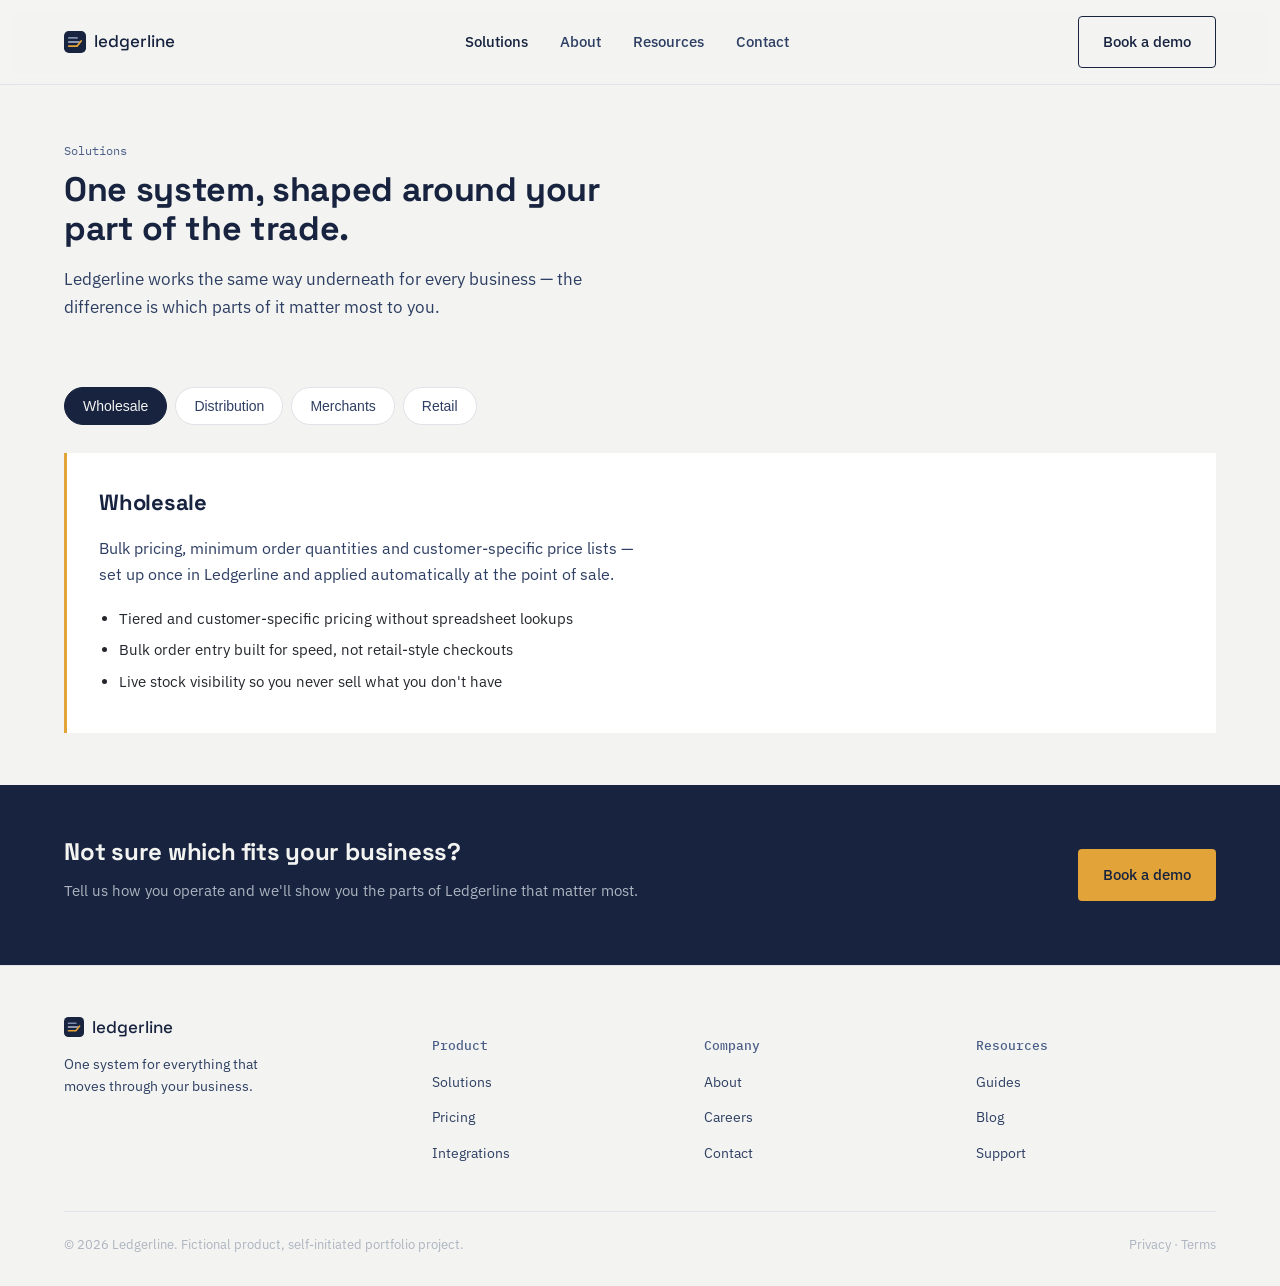
<file: web-development/solutions.html>
<!DOCTYPE html>
<html lang="en">
<head>
<meta charset="UTF-8">
<meta name="viewport" content="width=device-width, initial-scale=1.0">
<title>Solutions — Ledgerline</title>
<link rel="preconnect" href="https://fonts.googleapis.com">
<link href="https://fonts.googleapis.com/css2?family=Space+Grotesk:wght@500;600;700&family=IBM+Plex+Sans:wght@400;500;600&family=IBM+Plex+Mono:wght@400;500&display=swap" rel="stylesheet">
<link rel="stylesheet" href="styles.css">
</head>
<body>

<header class="site-nav">
  <div class="wrap nav-inner">
    <a href="index.html" class="nav-logo">
      <svg width="22" height="22" viewBox="0 0 64 64"><rect width="64" height="64" rx="14" fill="#17233F"/><polyline points="14,20 38,20" fill="none" stroke="#7E8CAE" stroke-width="5" stroke-linecap="round"/><polyline points="14,32 44,32" fill="none" stroke="#B7BFD3" stroke-width="5" stroke-linecap="round"/><polyline points="14,44 38,44 50,29" fill="none" stroke="#E2A339" stroke-width="5" stroke-linecap="round" stroke-linejoin="round"/></svg>
      <span>ledgerline</span>
    </a>
    <ul class="nav-links">
      <li><a href="solutions.html" class="active">Solutions</a></li>
      <li><a href="#">About</a></li>
      <li><a href="#">Resources</a></li>
      <li><a href="contact.html">Contact</a></li>
    </ul>
    <a href="index.html#demo" class="btn btn-outline-dark nav-cta">Book a demo</a>
    <button class="nav-toggle" id="navToggle" aria-label="Open menu" aria-expanded="false"><span></span><span></span><span></span></button>
  </div>
  <div class="mobile-menu" id="mobileMenu">
    <a href="solutions.html">Solutions</a>
    <a href="#">About</a>
    <a href="#">Resources</a>
    <a href="contact.html">Contact</a>
    <a href="index.html#demo" class="btn btn-primary">Book a demo</a>
  </div>
</header>

<section class="hero" style="padding-bottom:12px;">
  <div class="wrap">
    <div class="section-label">Solutions</div>
    <h1 style="font-size:34px; max-width:600px;">One system, shaped around your part of the trade.</h1>
    <p class="lede" style="max-width:520px;">Ledgerline works the same way underneath for every business — the difference is which parts of it matter most to you.</p>
  </div>
</section>

<section style="padding-top:0;">
  <div class="wrap">
    <div class="industry-tabs" role="tablist" aria-label="Industries">
      <button class="industry-tab active" role="tab" aria-selected="true" data-target="wholesale">Wholesale</button>
      <button class="industry-tab" role="tab" aria-selected="false" data-target="distribution">Distribution</button>
      <button class="industry-tab" role="tab" aria-selected="false" data-target="merchants">Merchants</button>
      <button class="industry-tab" role="tab" aria-selected="false" data-target="retail">Retail</button>
    </div>

    <div class="industry-detail" id="panel-wholesale">
      <h3>Wholesale</h3>
      <p>Bulk pricing, minimum order quantities and customer-specific price lists — set up once in Ledgerline and applied automatically at the point of sale.</p>
      <ul>
        <li>Tiered and customer-specific pricing without spreadsheet lookups</li>
        <li>Bulk order entry built for speed, not retail-style checkouts</li>
        <li>Live stock visibility so you never sell what you don't have</li>
      </ul>
    </div>
    <div class="industry-detail" id="panel-distribution" style="display:none;">
      <h3>Distribution</h3>
      <p>Multi-branch stock, route-ready order batching, and a single view of inventory across every warehouse you run.</p>
      <ul>
        <li>Real-time stock across every branch and vehicle</li>
        <li>Batch and route orders for efficient delivery days</li>
        <li>Automatic reordering thresholds by location</li>
      </ul>
    </div>
    <div class="industry-detail" id="panel-merchants" style="display:none;">
      <h3>Merchants</h3>
      <p>Flexible catalogue management for businesses selling across multiple channels, with pricing and stock that stay in sync everywhere.</p>
      <ul>
        <li>One catalogue, multiple sales channels</li>
        <li>Channel-specific pricing without duplicate data entry</li>
        <li>Consolidated reporting across every outlet</li>
      </ul>
    </div>
    <div class="industry-detail" id="panel-retail" style="display:none;">
      <h3>Retail</h3>
      <p>Point-of-sale-ready stock counts, simple staff workflows, and reporting that tells you what's actually selling.</p>
      <ul>
        <li>Stock counts that stay accurate at the till, not just in the back office</li>
        <li>A simple enough interface for seasonal and part-time staff</li>
        <li>Plain-language sales reporting, not raw data exports</li>
      </ul>
    </div>
  </div>
</section>

<section class="cta-band" id="demo">
  <div class="wrap cta-band-inner">
    <div>
      <h2>Not sure which fits your business?</h2>
      <p>Tell us how you operate and we'll show you the parts of Ledgerline that matter most.</p>
    </div>
    <a href="index.html#demo" class="btn btn-primary">Book a demo</a>
  </div>
</section>

<footer class="site-footer">
  <div class="wrap">
    <div class="footer-top">
      <div class="footer-brand">
        <a href="index.html" class="nav-logo">
          <svg width="20" height="20" viewBox="0 0 64 64"><rect width="64" height="64" rx="14" fill="#17233F"/><polyline points="14,20 38,20" fill="none" stroke="#7E8CAE" stroke-width="5" stroke-linecap="round"/><polyline points="14,32 44,32" fill="none" stroke="#B7BFD3" stroke-width="5" stroke-linecap="round"/><polyline points="14,44 38,44 50,29" fill="none" stroke="#E2A339" stroke-width="5" stroke-linecap="round" stroke-linejoin="round"/></svg>
          <span>ledgerline</span>
        </a>
        <p>One system for everything that moves through your business.</p>
      </div>
      <div class="footer-col">
        <h5>Product</h5>
        <ul><li><a href="solutions.html">Solutions</a></li><li><a href="#">Pricing</a></li><li><a href="#">Integrations</a></li></ul>
      </div>
      <div class="footer-col">
        <h5>Company</h5>
        <ul><li><a href="#">About</a></li><li><a href="#">Careers</a></li><li><a href="#">Contact</a></li></ul>
      </div>
      <div class="footer-col">
        <h5>Resources</h5>
        <ul><li><a href="#">Guides</a></li><li><a href="#">Blog</a></li><li><a href="#">Support</a></li></ul>
      </div>
    </div>
    <div class="footer-bottom">
      <span>© 2026 Ledgerline. Fictional product, self-initiated portfolio project.</span>
      <span>Privacy · Terms</span>
    </div>
  </div>
</footer>

<script src="script.js"></script>
</body>
</html>
</file>
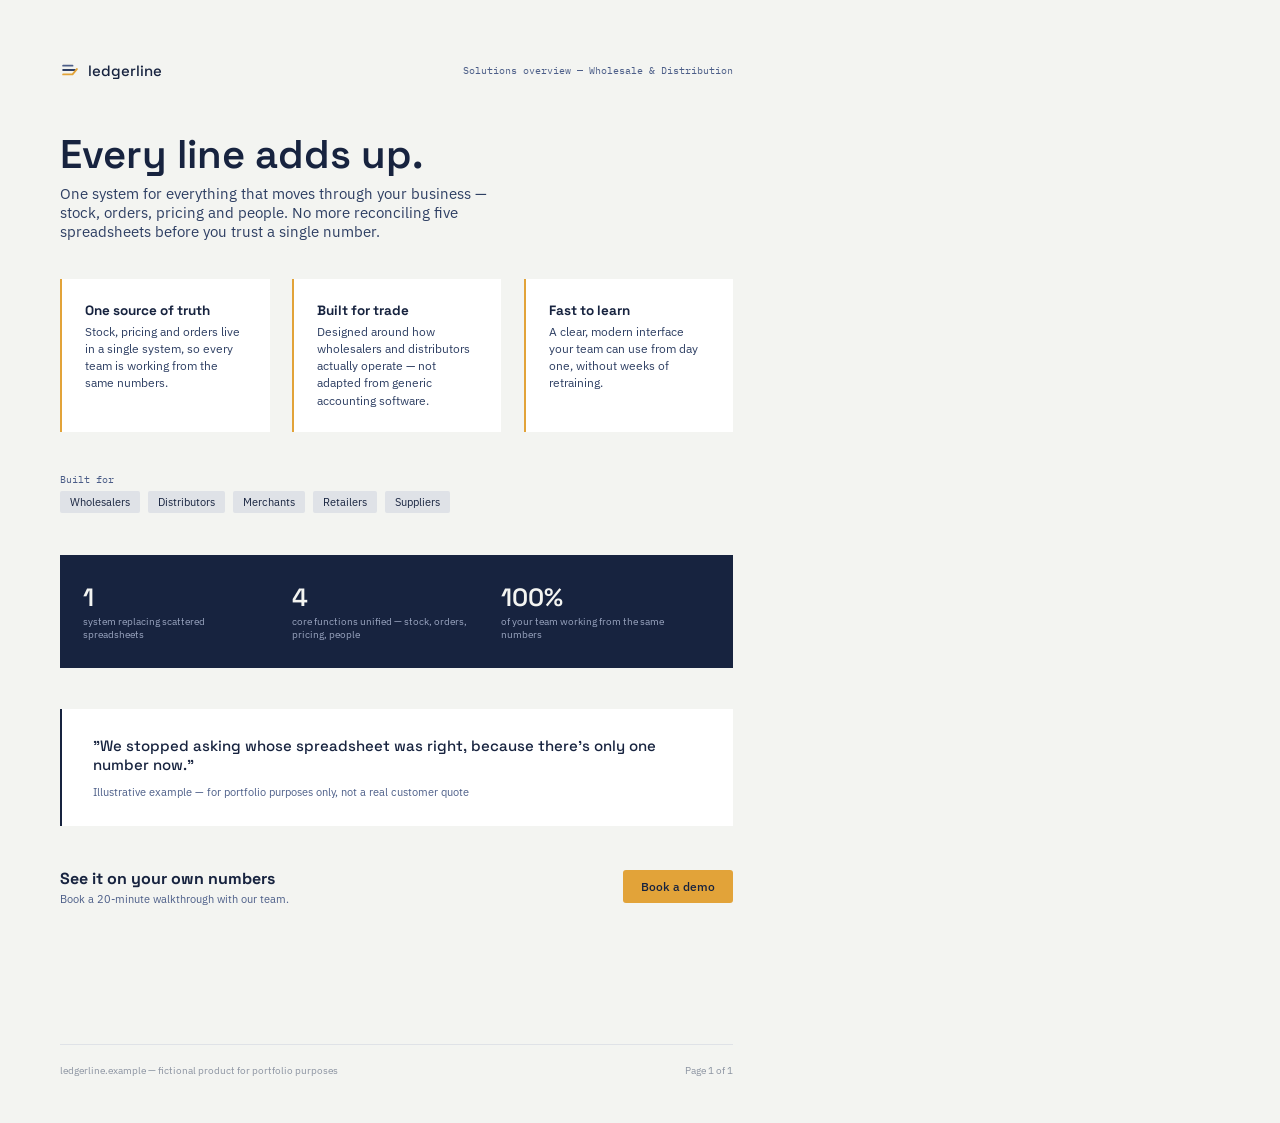
<file: print/brochure/brochure.html>
<!DOCTYPE html>
<html lang="en">
<head>
<meta charset="UTF-8">
<title>Ledgerline — A4 Brochure</title>
<link rel="preconnect" href="https://fonts.googleapis.com">
<link href="https://fonts.googleapis.com/css2?family=Space+Grotesk:wght@500;600;700&family=IBM+Plex+Sans:wght@400;500;600&family=IBM+Plex+Mono:wght@400;500&display=swap" rel="stylesheet">
<style>
  @page{ size:A4; margin:0; }
  *{box-sizing:border-box;}
  html,body{margin:0; padding:0;}
  body{
    width:210mm; height:297mm;
    font-family:'IBM Plex Sans', sans-serif;
    color:#23262B;
    background:#F3F4F1;
    position:relative;
  }
  .page{ width:210mm; height:297mm; padding:16mm 16mm 14mm; position:relative; }

  .top-bar{ display:flex; justify-content:space-between; align-items:center; margin-bottom:14mm; }
  .logo{ display:flex; align-items:center; gap:8px; }
  .logo span{ font-family:'Space Grotesk','Carlito',sans-serif; font-weight:500; font-size:15px; color:#17233F; }
  .doc-tag{ font-family:'IBM Plex Mono','DejaVu Sans Mono',monospace; font-size:10px; color:#4C5E88; }

  .hero h1{
    font-family:'Space Grotesk','Carlito',sans-serif; font-weight:600; font-size:40px; color:#17233F;
    margin:0 0 6px; line-height:1.12; max-width:130mm;
  }
  .hero p.lede{ font-size:14.5px; color:#2E3F63; max-width:120mm; margin:0 0 10mm; }

  .benefits{ display:grid; grid-template-columns:repeat(3,1fr); gap:6mm; margin-bottom:11mm; }
  .benefit{ background:#FFFFFF; padding:6mm; border-left:2px solid #E2A339; }
  .benefit h3{ font-family:'Space Grotesk','Carlito',sans-serif; font-size:13.5px; color:#17233F; margin:0 0 4px; }
  .benefit p{ font-size:11.5px; color:#2E3F63; margin:0; line-height:1.5; }

  .industries{ margin-bottom:11mm; }
  .industries .label{ font-family:'IBM Plex Mono','DejaVu Sans Mono',monospace; font-size:10px; color:#4C5E88; margin-bottom:5px; }
  .industry-row{ display:flex; gap:8px; flex-wrap:wrap; }
  .industry-pill{ background:#DFE2E7; color:#17233F; font-size:11px; padding:4px 10px; border-radius:2px; }

  .stats{ display:flex; background:#17233F; padding:7mm 6mm; margin-bottom:11mm; }
  .stat{ flex:1; text-align:left; padding-right:8mm; }
  .stat .num{ font-family:'Space Grotesk','Carlito',sans-serif; font-weight:600; font-size:25px; color:#F3F4F1; }
  .stat .cap{ font-size:10px; color:#9AA5C0; margin-top:2px; }

  .quote{ background:#FFFFFF; padding:7mm 8mm; border-left:2px solid #17233F; margin-bottom:11mm; }
  .quote p{ font-family:'Space Grotesk','Carlito',sans-serif; font-size:15px; color:#17233F; margin:0 0 6px; font-weight:500; }
  .quote span{ font-size:11px; color:#4C5E88; }

  .cta-row{ display:flex; justify-content:space-between; align-items:center; }
  .cta-left h3{ font-family:'Space Grotesk','Carlito',sans-serif; font-size:16px; color:#17233F; margin:0 0 3px; }
  .cta-left p{ font-size:11px; color:#4C5E88; margin:0; }
  .cta-btn{ background:#E2A339; color:#17233F; font-family:'IBM Plex Sans','Carlito',sans-serif; font-weight:500; font-size:12px; padding:9px 18px; border-radius:3px; white-space:nowrap; }

  .foot{ position:absolute; bottom:12mm; left:16mm; right:16mm; border-top:1px solid #DFE2E7; padding-top:5mm; display:flex; justify-content:space-between; font-size:10px; color:#8B93A1; }
</style>
</head>
<body>
  <div class="page">

    <div class="top-bar">
      <div class="logo">
        <svg width="20" height="20" viewBox="0 0 64 64"><polyline points="10,18 40,18" fill="none" stroke="#4C5E88" stroke-width="6" stroke-linecap="round"/><polyline points="10,32 48,32" fill="none" stroke="#2E3F63" stroke-width="6" stroke-linecap="round"/><polyline points="10,46 40,46 54,29" fill="none" stroke="#E2A339" stroke-width="6" stroke-linecap="round" stroke-linejoin="round"/></svg>
        <span>ledgerline</span>
      </div>
      <div class="doc-tag">Solutions overview — Wholesale &amp; Distribution</div>
    </div>

    <div class="hero">
      <h1>Every line adds up.</h1>
      <p class="lede">One system for everything that moves through your business — stock, orders, pricing and people. No more reconciling five spreadsheets before you trust a single number.</p>
    </div>

    <div class="benefits">
      <div class="benefit">
        <h3>One source of truth</h3>
        <p>Stock, pricing and orders live in a single system, so every team is working from the same numbers.</p>
      </div>
      <div class="benefit">
        <h3>Built for trade</h3>
        <p>Designed around how wholesalers and distributors actually operate — not adapted from generic accounting software.</p>
      </div>
      <div class="benefit">
        <h3>Fast to learn</h3>
        <p>A clear, modern interface your team can use from day one, without weeks of retraining.</p>
      </div>
    </div>

    <div class="industries">
      <div class="label">Built for</div>
      <div class="industry-row">
        <span class="industry-pill">Wholesalers</span>
        <span class="industry-pill">Distributors</span>
        <span class="industry-pill">Merchants</span>
        <span class="industry-pill">Retailers</span>
        <span class="industry-pill">Suppliers</span>
      </div>
    </div>

    <div class="stats">
      <div class="stat"><div class="num">1</div><div class="cap">system replacing scattered spreadsheets</div></div>
      <div class="stat"><div class="num">4</div><div class="cap">core functions unified — stock, orders, pricing, people</div></div>
      <div class="stat"><div class="num">100%</div><div class="cap">of your team working from the same numbers</div></div>
    </div>

    <div class="quote">
      <p>"We stopped asking whose spreadsheet was right, because there's only one number now."</p>
      <span>Illustrative example — for portfolio purposes only, not a real customer quote</span>
    </div>

    <div class="cta-row">
      <div class="cta-left">
        <h3>See it on your own numbers</h3>
        <p>Book a 20-minute walkthrough with our team.</p>
      </div>
      <div class="cta-btn">Book a demo</div>
    </div>

    <div class="foot">
      <span>ledgerline.example — fictional product for portfolio purposes</span>
      <span>Page 1 of 1</span>
    </div>

  </div>
</body>
</html>
</file>
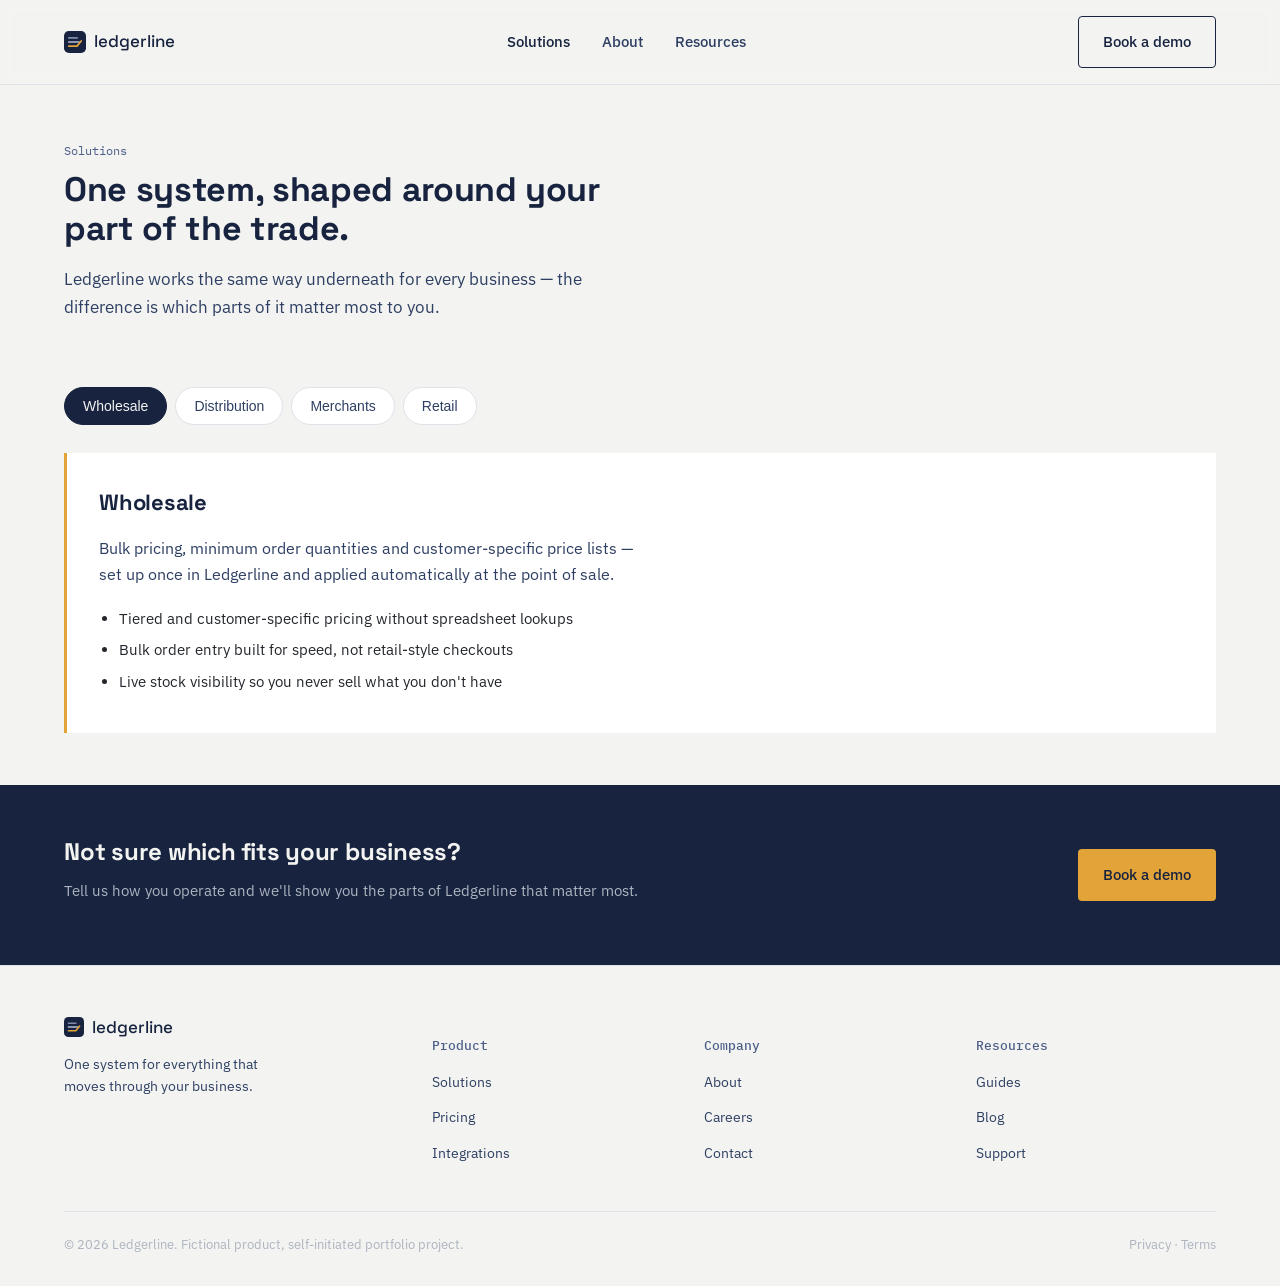
<file: ui-design/screens/solutions.html>
<!DOCTYPE html>
<html lang="en">
<head>
<meta charset="UTF-8">
<meta name="viewport" content="width=device-width, initial-scale=1.0">
<title>Solutions — Ledgerline</title>
<link rel="preconnect" href="https://fonts.googleapis.com">
<link href="https://fonts.googleapis.com/css2?family=Space+Grotesk:wght@500;600;700&family=IBM+Plex+Sans:wght@400;500;600&family=IBM+Plex+Mono:wght@400;500&display=swap" rel="stylesheet">
<link rel="stylesheet" href="../styles/main.css">
</head>
<body>

<header class="site-nav">
  <div class="wrap nav-inner">
    <a href="index.html" class="nav-logo">
      <svg width="22" height="22" viewBox="0 0 64 64"><rect width="64" height="64" rx="14" fill="#17233F"/><polyline points="14,20 38,20" fill="none" stroke="#7E8CAE" stroke-width="5" stroke-linecap="round"/><polyline points="14,32 44,32" fill="none" stroke="#B7BFD3" stroke-width="5" stroke-linecap="round"/><polyline points="14,44 38,44 50,29" fill="none" stroke="#E2A339" stroke-width="5" stroke-linecap="round" stroke-linejoin="round"/></svg>
      <span>ledgerline</span>
    </a>
    <ul class="nav-links">
      <li><a href="solutions.html" class="active">Solutions</a></li>
      <li><a href="#">About</a></li>
      <li><a href="#">Resources</a></li>
    </ul>
    <a href="index.html#demo" class="btn btn-outline-dark nav-cta">Book a demo</a>
    <button class="nav-toggle" id="navToggle" aria-label="Open menu" aria-expanded="false"><span></span><span></span><span></span></button>
  </div>
  <div class="mobile-menu" id="mobileMenu">
    <a href="solutions.html">Solutions</a>
    <a href="#">About</a>
    <a href="#">Resources</a>
    <a href="index.html#demo" class="btn btn-primary">Book a demo</a>
  </div>
</header>

<section class="hero" style="padding-bottom:12px;">
  <div class="wrap">
    <div class="section-label">Solutions</div>
    <h1 style="font-size:34px; max-width:600px;">One system, shaped around your part of the trade.</h1>
    <p class="lede" style="max-width:520px;">Ledgerline works the same way underneath for every business — the difference is which parts of it matter most to you.</p>
  </div>
</section>

<section style="padding-top:0;">
  <div class="wrap">
    <div class="industry-tabs" role="tablist" aria-label="Industries">
      <button class="industry-tab active" data-target="wholesale">Wholesale</button>
      <button class="industry-tab" data-target="distribution">Distribution</button>
      <button class="industry-tab" data-target="merchants">Merchants</button>
      <button class="industry-tab" data-target="retail">Retail</button>
    </div>

    <div class="industry-detail" id="panel-wholesale">
      <h3>Wholesale</h3>
      <p>Bulk pricing, minimum order quantities and customer-specific price lists — set up once in Ledgerline and applied automatically at the point of sale.</p>
      <ul>
        <li>Tiered and customer-specific pricing without spreadsheet lookups</li>
        <li>Bulk order entry built for speed, not retail-style checkouts</li>
        <li>Live stock visibility so you never sell what you don't have</li>
      </ul>
    </div>
    <div class="industry-detail" id="panel-distribution" style="display:none;">
      <h3>Distribution</h3>
      <p>Multi-branch stock, route-ready order batching, and a single view of inventory across every warehouse you run.</p>
      <ul>
        <li>Real-time stock across every branch and vehicle</li>
        <li>Batch and route orders for efficient delivery days</li>
        <li>Automatic reordering thresholds by location</li>
      </ul>
    </div>
    <div class="industry-detail" id="panel-merchants" style="display:none;">
      <h3>Merchants</h3>
      <p>Flexible catalogue management for businesses selling across multiple channels, with pricing and stock that stay in sync everywhere.</p>
      <ul>
        <li>One catalogue, multiple sales channels</li>
        <li>Channel-specific pricing without duplicate data entry</li>
        <li>Consolidated reporting across every outlet</li>
      </ul>
    </div>
    <div class="industry-detail" id="panel-retail" style="display:none;">
      <h3>Retail</h3>
      <p>Point-of-sale-ready stock counts, simple staff workflows, and reporting that tells you what's actually selling.</p>
      <ul>
        <li>Stock counts that stay accurate at the till, not just in the back office</li>
        <li>A simple enough interface for seasonal and part-time staff</li>
        <li>Plain-language sales reporting, not raw data exports</li>
      </ul>
    </div>
  </div>
</section>

<section class="cta-band" id="demo">
  <div class="wrap cta-band-inner">
    <div>
      <h2>Not sure which fits your business?</h2>
      <p>Tell us how you operate and we'll show you the parts of Ledgerline that matter most.</p>
    </div>
    <a href="index.html#demo" class="btn btn-primary">Book a demo</a>
  </div>
</section>

<footer class="site-footer">
  <div class="wrap">
    <div class="footer-top">
      <div class="footer-brand">
        <a href="index.html" class="nav-logo">
          <svg width="20" height="20" viewBox="0 0 64 64"><rect width="64" height="64" rx="14" fill="#17233F"/><polyline points="14,20 38,20" fill="none" stroke="#7E8CAE" stroke-width="5" stroke-linecap="round"/><polyline points="14,32 44,32" fill="none" stroke="#B7BFD3" stroke-width="5" stroke-linecap="round"/><polyline points="14,44 38,44 50,29" fill="none" stroke="#E2A339" stroke-width="5" stroke-linecap="round" stroke-linejoin="round"/></svg>
          <span>ledgerline</span>
        </a>
        <p>One system for everything that moves through your business.</p>
      </div>
      <div class="footer-col">
        <h5>Product</h5>
        <ul><li><a href="solutions.html">Solutions</a></li><li><a href="#">Pricing</a></li><li><a href="#">Integrations</a></li></ul>
      </div>
      <div class="footer-col">
        <h5>Company</h5>
        <ul><li><a href="#">About</a></li><li><a href="#">Careers</a></li><li><a href="#">Contact</a></li></ul>
      </div>
      <div class="footer-col">
        <h5>Resources</h5>
        <ul><li><a href="#">Guides</a></li><li><a href="#">Blog</a></li><li><a href="#">Support</a></li></ul>
      </div>
    </div>
    <div class="footer-bottom">
      <span>© 2026 Ledgerline. Fictional product, self-initiated portfolio project.</span>
      <span>Privacy · Terms</span>
    </div>
  </div>
</footer>

<script>
  const toggle = document.getElementById('navToggle');
  const menu = document.getElementById('mobileMenu');
  toggle.addEventListener('click', () => {
    const isOpen = menu.classList.toggle('open');
    toggle.setAttribute('aria-expanded', isOpen);
  });

  const tabs = document.querySelectorAll('.industry-tab');
  const panels = {
    wholesale: document.getElementById('panel-wholesale'),
    distribution: document.getElementById('panel-distribution'),
    merchants: document.getElementById('panel-merchants'),
    retail: document.getElementById('panel-retail'),
  };
  tabs.forEach(tab => {
    tab.addEventListener('click', () => {
      tabs.forEach(t => t.classList.remove('active'));
      tab.classList.add('active');
      Object.values(panels).forEach(p => p.style.display = 'none');
      panels[tab.dataset.target].style.display = 'block';
    });
  });
</script>

</body>
</html>
</file>
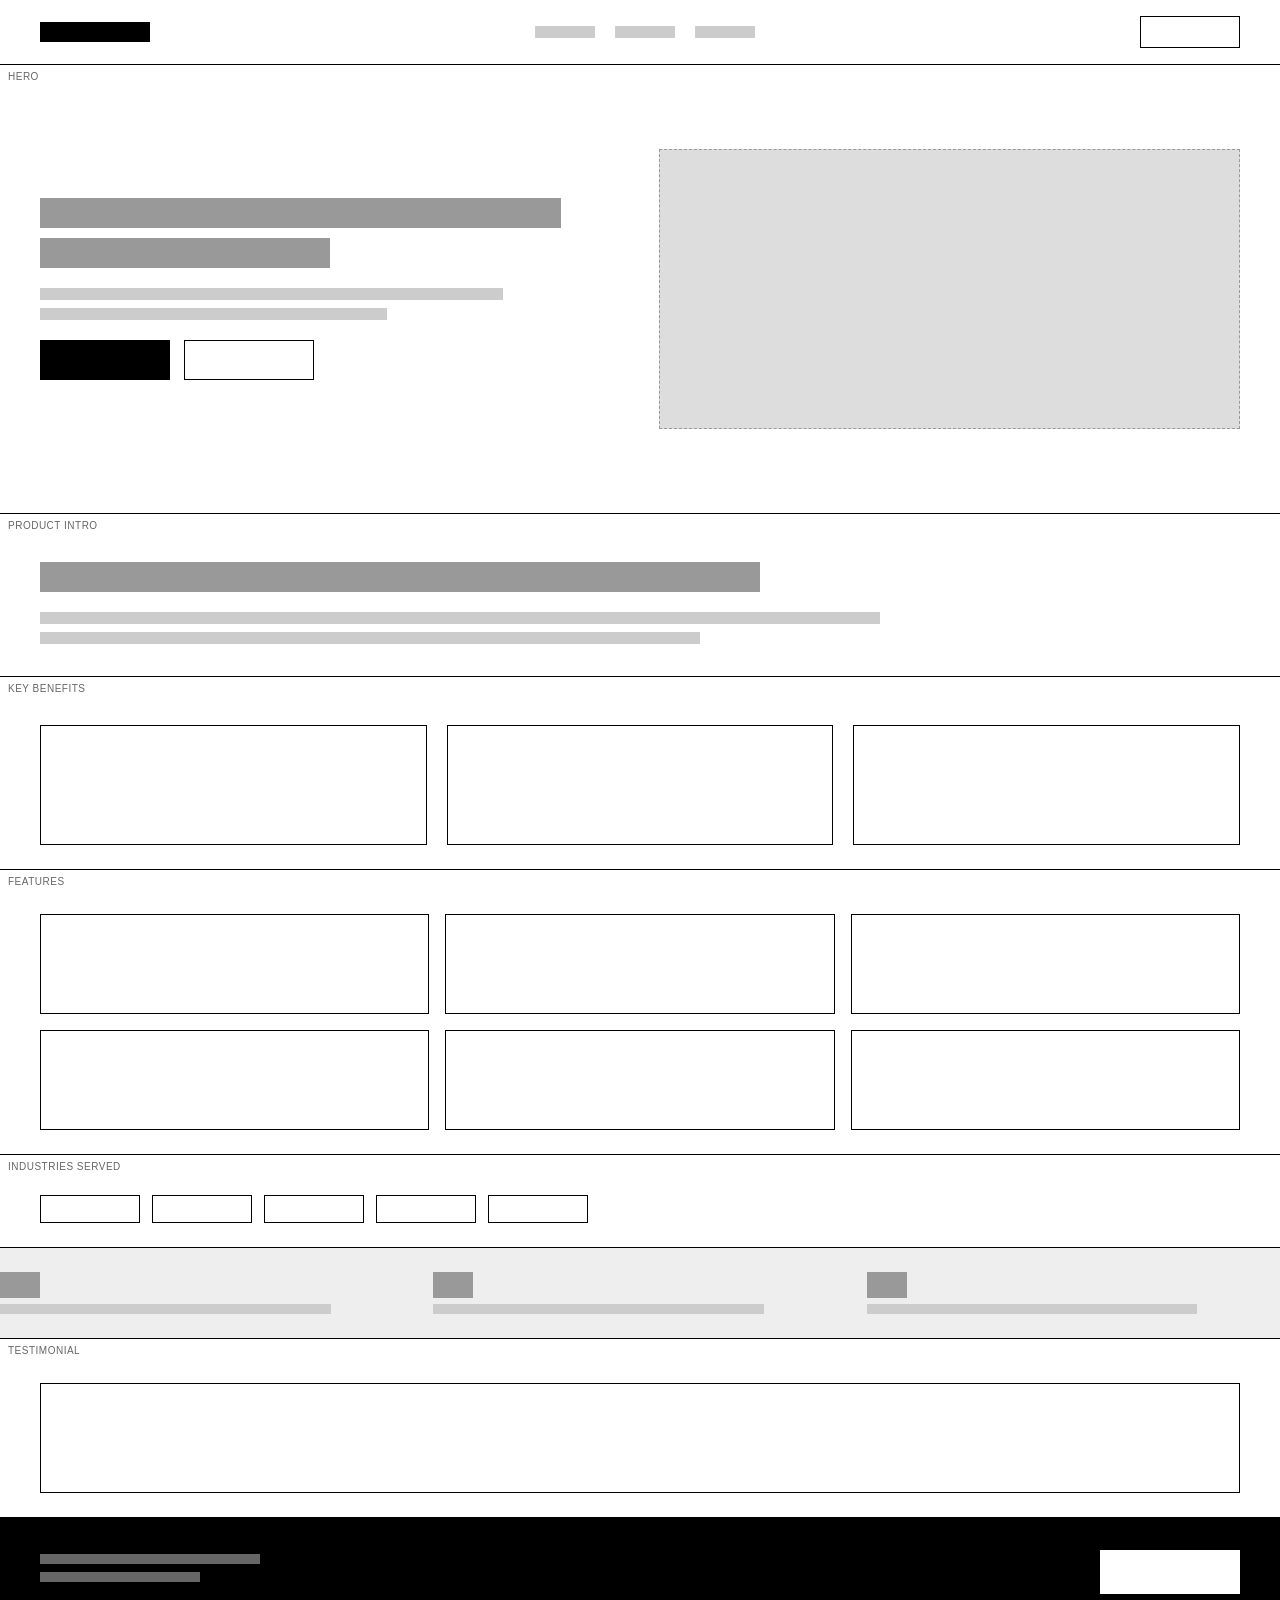
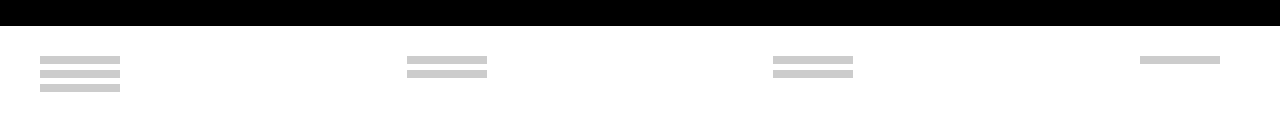
<file: ux/wireframes/wireframe-homepage-desktop.html>
<!DOCTYPE html>
<html lang="en">
<head>
<meta charset="UTF-8">
<title>Wireframe — Homepage (Desktop)</title>
<style>
  *{box-sizing:border-box;}
  body{margin:0; font-family:Arial, sans-serif; background:#fff; color:#000;}
  .box{border:1.5px solid #000;}
  .lbl{position:absolute; top:6px; left:8px; font-size:10px; color:#666; text-transform:uppercase; letter-spacing:0.5px;}
  .ph-line{background:#ccc; height:10px; margin-bottom:8px;}
  .ph-block{background:#e2e2e2;}
  section{position:relative; padding:24px 40px; border-bottom:1.5px solid #000;}

  nav{display:flex; justify-content:space-between; align-items:center; padding:16px 40px; border-bottom:1.5px solid #000;}
  .nav-logo{width:110px; height:20px; background:#000;}
  .nav-links{display:flex; gap:20px;}
  .nav-links div{width:60px; height:12px; background:#ccc;}
  .nav-cta{width:100px; height:32px; border:1.5px solid #000;}

  .hero{display:flex; gap:40px; align-items:center; padding-top:60px; padding-bottom:60px;}
  .hero-copy{flex:1;}
  .hero-h{width:90%; height:30px; background:#999; margin-bottom:10px;}
  .hero-h2{width:70%; height:30px; background:#999; margin-bottom:20px;}
  .hero-p{width:80%; height:12px; background:#ccc; margin-bottom:8px;}
  .hero-ctas{display:flex; gap:14px; margin-top:20px;}
  .btn-solid{width:130px; height:40px; background:#000;}
  .btn-outline{width:130px; height:40px; border:1.5px solid #000;}
  .hero-visual{flex:1; height:280px; background:#ddd; border:1.5px dashed #999;}

  .benefits-row{display:flex; gap:20px; margin-top:20px;}
  .benefit-card{flex:1; height:120px; border:1.5px solid #000; padding:12px;}

  .features-grid{display:grid; grid-template-columns:repeat(3,1fr); gap:16px; margin-top:20px;}
  .feature-card{height:100px; border:1.5px solid #000;}

  .industries-row{display:flex; gap:12px; margin-top:16px; flex-wrap:wrap;}
  .pill{width:100px; height:28px; border:1.5px solid #000;}

  .proof-band{display:flex; gap:20px; background:#eee; padding:24px 40px; margin:0 -40px;}
  .proof-item{flex:1;}
  .proof-num{width:40px; height:26px; background:#999; margin-bottom:6px;}
  .proof-cap{width:80%; height:10px; background:#ccc;}

  .testimonial{height:110px; border:1.5px solid #000; margin-top:10px;}

  .cta-band{display:flex; justify-content:space-between; align-items:center; background:#000; color:#fff; padding:32px 40px;}
  .cta-band .ph-line{background:#666;}
  .cta-btn{width:140px; height:44px; background:#fff;}

  footer{display:flex; justify-content:space-between; padding:30px 40px; font-size:10px; color:#666;}
  .foot-col{width:100px;}
  .foot-line{width:80%; height:8px; background:#ccc; margin-bottom:6px;}

  @media (max-width:480px){
    nav{padding:14px 20px;}
    section{padding:18px 20px;}
    .nav-links{display:none;}
    .hero{flex-direction:column; padding-top:20px; padding-bottom:20px;}
    .hero-copy, .hero-visual{width:100%;}
    .hero-visual{height:160px;}
    .benefits-row{flex-direction:column;}
    .features-grid{grid-template-columns:1fr 1fr;}
    .proof-band{flex-direction:column; gap:14px; padding:20px;}
    .cta-band{flex-direction:column; align-items:flex-start; gap:16px; padding:24px 20px;}
    footer{flex-direction:column; gap:16px; padding:20px;}
  }
  </style>
</head>
<body>

<nav>
  <div class="nav-logo"></div>
  <div class="nav-links"><div></div><div></div><div></div></div>
  <div class="nav-cta"></div>
</nav>

<section>
  <div class="lbl">Hero</div>
  <div class="hero">
    <div class="hero-copy">
      <div class="hero-h"></div>
      <div class="hero-h2" style="width:50%;"></div>
      <div class="hero-p"></div>
      <div class="hero-p" style="width:60%;"></div>
      <div class="hero-ctas">
        <div class="btn-solid"></div>
        <div class="btn-outline"></div>
      </div>
    </div>
    <div class="hero-visual"></div>
  </div>
</section>

<section>
  <div class="lbl">Product intro</div>
  <div class="hero-h2" style="width:60%; margin-top:24px;"></div>
  <div class="hero-p" style="width:70%;"></div>
  <div class="hero-p" style="width:55%;"></div>
</section>

<section>
  <div class="lbl">Key benefits</div>
  <div class="benefits-row" style="margin-top:24px;">
    <div class="benefit-card"></div>
    <div class="benefit-card"></div>
    <div class="benefit-card"></div>
  </div>
</section>

<section>
  <div class="lbl">Features</div>
  <div class="features-grid">
    <div class="feature-card"></div>
    <div class="feature-card"></div>
    <div class="feature-card"></div>
    <div class="feature-card"></div>
    <div class="feature-card"></div>
    <div class="feature-card"></div>
  </div>
</section>

<section>
  <div class="lbl">Industries served</div>
  <div class="industries-row">
    <div class="pill"></div><div class="pill"></div><div class="pill"></div><div class="pill"></div><div class="pill"></div>
  </div>
</section>

<section style="padding:0;">
  <div class="proof-band">
    <div class="proof-item"><div class="proof-num"></div><div class="proof-cap"></div></div>
    <div class="proof-item"><div class="proof-num"></div><div class="proof-cap"></div></div>
    <div class="proof-item"><div class="proof-num"></div><div class="proof-cap"></div></div>
  </div>
</section>

<section>
  <div class="lbl">Testimonial</div>
  <div class="testimonial" style="margin-top:20px;"></div>
</section>

<section style="padding:0; border-bottom:none;">
  <div class="cta-band">
    <div>
      <div class="ph-line" style="width:220px;"></div>
      <div class="ph-line" style="width:160px;"></div>
    </div>
    <div class="cta-btn"></div>
  </div>
</section>

<footer>
  <div class="foot-col"><div class="foot-line"></div><div class="foot-line"></div><div class="foot-line"></div></div>
  <div class="foot-col"><div class="foot-line"></div><div class="foot-line"></div></div>
  <div class="foot-col"><div class="foot-line"></div><div class="foot-line"></div></div>
  <div class="foot-col"><div class="foot-line"></div></div>
</footer>

</body>
</html>
</file>
<file: web-development/styles.css>
/* Ledgerline — shared UI stylesheet */
:root{
  --navy-900:#17233F;
  --navy-700:#2E3F63;
  --navy-500:#4C5E88;
  --amber:#E2A339;
  --amber-dark:#C48B2A;
  --paper:#F3F4F1;
  --paper-raised:#FFFFFF;
  --charcoal:#23262B;
  --mist:#ADB4C0;
  --mist-light:#DFE2E7;
  --radius-s:3px;
  --radius-m:4px;
  --max-w:1200px;
}
*{box-sizing:border-box;}
html{scroll-behavior:smooth;}
body{
  margin:0;
  background:var(--paper);
  color:var(--charcoal);
  font-family:'IBM Plex Sans','Carlito',sans-serif;
  line-height:1.6;
  font-size:16px;
}
h1,h2,h3,h4{
  font-family:'Space Grotesk','Carlito',sans-serif;
  color:var(--navy-900);
  margin:0;
  letter-spacing:-0.01em;
}
a{color:inherit;}
img,svg{display:block; max-width:100%;}
.wrap{max-width:var(--max-w); margin:0 auto; padding:0 24px;}
.mono{font-family:'IBM Plex Mono','DejaVu Sans Mono',monospace;}

/* Buttons */
.btn{
  display:inline-flex; align-items:center; justify-content:center;
  font-family:'IBM Plex Sans',sans-serif; font-weight:500; font-size:15px;
  padding:13px 24px; border-radius:var(--radius-m); border:1.5px solid transparent;
  cursor:pointer; text-decoration:none; transition:background .15s ease, border-color .15s ease, color .15s ease;
}
.btn-primary{background:var(--amber); color:var(--navy-900);}
.btn-primary:hover{background:var(--amber-dark);}
.btn-primary:focus-visible{outline:2px solid var(--navy-900); outline-offset:2px;}
.btn-outline{background:transparent; color:var(--paper); border-color:rgba(243,244,241,0.5);}
.btn-outline:hover{border-color:var(--paper);}
.btn-outline-dark{background:transparent; color:var(--navy-900); border-color:var(--navy-900);}
.btn-outline-dark:hover{background:var(--navy-900); color:var(--paper);}
.btn:focus-visible{outline:2px solid var(--navy-900); outline-offset:2px;}
.btn:disabled,
.btn[aria-disabled="true"]{background:var(--mist-light); color:var(--mist); border-color:var(--mist-light); cursor:not-allowed;}
.btn:disabled:hover,
.btn[aria-disabled="true"]:hover{background:var(--mist-light);}

/* Form fields */
.field-group{margin-bottom:22px;}
.field-group label{display:block; font-size:14px; font-weight:500; color:var(--navy-900); margin-bottom:7px;}
.field-group .required{color:var(--amber-dark);}
.field-group input,
.field-group textarea{
  width:100%; font-family:'IBM Plex Sans',sans-serif; font-size:15px; color:var(--charcoal);
  background:var(--paper-raised); border:1.5px solid var(--mist); border-radius:var(--radius-m);
  padding:12px 14px; transition:border-color .15s ease, box-shadow .15s ease;
}
.field-group textarea{resize:vertical; min-height:110px;}
.field-group input::placeholder,
.field-group textarea::placeholder{color:var(--mist);}
.field-group input:hover,
.field-group textarea:hover{border-color:var(--navy-500);}
.field-group input:focus,
.field-group textarea:focus{
  outline:none; border-color:var(--navy-900);
  box-shadow:0 0 0 3px rgba(23,35,63,0.12);
}
.field-group .help{font-size:12.5px; color:var(--navy-500); margin-top:6px;}
.field-group.has-error input,
.field-group.has-error textarea{border-color:#B3402F;}
.field-group.has-error .help{color:#B3402F;}
.field-group.has-success input,
.field-group.has-success textarea{border-color:#3C7A5E;}
.field-group input:disabled,
.field-group textarea:disabled{background:var(--paper); color:var(--mist); cursor:not-allowed;}
.form-status{
  display:none; padding:14px 16px; border-radius:var(--radius-m); font-size:14px; margin-bottom:24px;
}
.form-status.success{display:block; background:#EAF3EE; color:#245C43; border:1px solid #BFDECD;}
.form-status.error{display:block; background:#FBEAE7; color:#8A2E1E; border:1px solid #EFC3BA;}

/* Nav */
header.site-nav{
  position:sticky; top:0; z-index:40;
  background:rgba(243,244,241,0.92); backdrop-filter:blur(6px);
  border-bottom:1px solid var(--mist-light);
}
.nav-inner{display:flex; align-items:center; justify-content:space-between; padding:16px 24px;}
.nav-logo{display:flex; align-items:center; gap:8px; text-decoration:none;}
.nav-logo span{font-family:'Space Grotesk',sans-serif; font-weight:500; font-size:17px; color:var(--navy-900);}
.nav-links{display:none; gap:32px; list-style:none; margin:0; padding:0;}
.nav-links a{text-decoration:none; font-size:14.5px; color:var(--navy-700); font-weight:500;}
.nav-links a:hover{color:var(--navy-900);}
.nav-links a.active{color:var(--navy-900);}
.nav-cta{display:none;}
.nav-toggle{
  display:flex; flex-direction:column; gap:4px; background:none; border:none; cursor:pointer; padding:8px;
}
.nav-toggle span{width:22px; height:2px; background:var(--navy-900);}
.mobile-menu{display:none; flex-direction:column; gap:2px; padding:0 24px 20px; border-bottom:1px solid var(--mist-light);}
.mobile-menu.open{display:flex;}
.mobile-menu a{padding:12px 0; text-decoration:none; color:var(--navy-900); font-size:15px; border-top:1px solid var(--mist-light);}
.mobile-menu .btn{margin-top:14px;}

@media (min-width:900px){
  .nav-links{display:flex;}
  .nav-cta{display:inline-flex;}
  .nav-toggle{display:none;}
}

/* Hero */
.hero{padding:56px 0 48px;}
.hero-grid{display:grid; gap:36px;}
.hero h1{font-size:34px; line-height:1.15; max-width:560px;}
.hero .lede{font-size:17px; color:var(--navy-700); max-width:460px; margin:18px 0 26px;}
.hero-ctas{display:flex; flex-wrap:wrap; gap:14px;}
.hero-visual{
  background:var(--navy-900); border-radius:var(--radius-m);
  padding:28px; min-height:220px; position:relative; overflow:hidden;
}
.hero-visual .row{display:flex; align-items:center; gap:10px; margin-bottom:12px;}
.hero-visual .bar{height:8px; border-radius:2px; background:var(--navy-500);}
.hero-visual .cap{font-size:11px; color:var(--mist); width:70px; flex-shrink:0;}
.hero-visual .total-line{stroke:var(--amber);}

@media (min-width:900px){
  .hero-grid{grid-template-columns:1fr 1fr; align-items:center;}
  .hero h1{font-size:46px;}
}

/* Section shell */
section{padding:52px 0;}
.section-label{font-family:'IBM Plex Mono','DejaVu Sans Mono',monospace; font-size:12px; color:var(--navy-500); margin-bottom:10px;}
.section-title{font-size:26px; max-width:560px;}
.section-lede{color:var(--navy-700); max-width:520px; margin-top:12px; font-size:15.5px;}

/* Benefits */
.benefits-grid{display:grid; gap:16px; margin-top:32px;}
.benefit-card{background:var(--paper-raised); padding:24px; border-left:3px solid var(--amber);}
.benefit-card h3{font-size:16.5px; margin-bottom:8px;}
.benefit-card p{font-size:14.5px; color:var(--navy-700); margin:0;}
@media (min-width:700px){.benefits-grid{grid-template-columns:repeat(3,1fr);}}

/* Features */
.features-grid{display:grid; gap:1px; background:var(--mist-light); border:1px solid var(--mist-light); margin-top:32px;}
.feature-card{background:var(--paper-raised); padding:22px;}
.feature-card .icon{width:34px; height:34px; margin-bottom:14px;}
.feature-card h3{font-size:15.5px; margin-bottom:6px;}
.feature-card p{font-size:13.5px; color:var(--navy-700); margin:0;}
@media (min-width:700px){.features-grid{grid-template-columns:repeat(2,1fr);}}
@media (min-width:1000px){.features-grid{grid-template-columns:repeat(3,1fr);}}

/* Industries */
.industries-row{display:flex; flex-wrap:wrap; gap:10px; margin-top:24px;}
.pill{background:var(--mist-light); color:var(--navy-900); font-size:13.5px; padding:8px 16px; border-radius:20px; font-weight:500;}

/* Proof band */
.proof-band{background:var(--navy-900); padding:44px 0;}
.proof-grid{display:grid; gap:28px;}
.proof-item h4{color:var(--paper); font-size:17px; margin-bottom:6px;}
.proof-item p{color:var(--mist); font-size:13.5px; margin:0;}
@media (min-width:700px){.proof-grid{grid-template-columns:repeat(3,1fr);}}

/* Testimonial */
.testimonial{background:var(--paper-raised); padding:36px; border-left:3px solid var(--navy-900); margin-top:8px;}
.testimonial p.quote{font-family:'Space Grotesk',sans-serif; font-size:19px; color:var(--navy-900); font-weight:500; margin:0 0 12px; max-width:560px;}
.testimonial .attribution{font-size:12.5px; color:var(--navy-500);}

/* CTA band */
.cta-band{background:var(--navy-900); padding:48px 0;}
.cta-band-inner{display:flex; flex-direction:column; gap:22px;}
.cta-band h2{color:var(--paper); font-size:24px;}
.cta-band p{color:var(--mist); margin-top:8px; font-size:14.5px;}
@media (min-width:800px){
  .cta-band-inner{flex-direction:row; align-items:center; justify-content:space-between;}
}

/* Footer */
footer.site-footer{padding:48px 0 32px; border-top:1px solid var(--mist-light);}
.footer-top{display:grid; gap:32px; margin-bottom:36px;}
.footer-brand .nav-logo{margin-bottom:10px;}
.footer-brand p{font-size:13.5px; color:var(--navy-700); max-width:220px;}
.footer-col h5{font-size:12.5px; color:var(--navy-500); margin-bottom:14px; font-weight:500; font-family:'IBM Plex Mono','DejaVu Sans Mono',monospace;}
.footer-col ul{list-style:none; margin:0; padding:0;}
.footer-col li{margin-bottom:10px;}
.footer-col a{text-decoration:none; font-size:14px; color:var(--navy-700);}
.footer-col a:hover{color:var(--navy-900);}
.footer-bottom{border-top:1px solid var(--mist-light); padding-top:22px; font-size:12.5px; color:var(--mist); display:flex; flex-wrap:wrap; gap:10px; justify-content:space-between;}
@media (min-width:700px){.footer-top{grid-template-columns:1.4fr repeat(3,1fr);}}

/* Solutions page specific */
.industry-tabs{display:flex; gap:8px; overflow-x:auto; padding-bottom:4px; margin-top:28px;}
.industry-tab{flex-shrink:0; padding:10px 18px; border-radius:20px; border:1.5px solid var(--mist-light); background:var(--paper-raised); font-size:14px; font-weight:500; color:var(--navy-700); cursor:pointer;}
.industry-tab.active{background:var(--navy-900); border-color:var(--navy-900); color:var(--paper);}
.industry-detail{background:var(--paper-raised); padding:32px; margin-top:24px; border-left:3px solid var(--amber);}
.industry-detail h3{font-size:22px; margin-bottom:12px;}
.industry-detail p{color:var(--navy-700); max-width:560px; margin-bottom:20px;}
.industry-detail ul{margin:0; padding-left:20px; color:var(--charcoal); font-size:14.5px;}
.industry-detail li{margin-bottom:8px;}
</file>
<file: ui-design/styles/main.css>
/* Ledgerline — shared UI stylesheet */
:root{
  --navy-900:#17233F;
  --navy-700:#2E3F63;
  --navy-500:#4C5E88;
  --amber:#E2A339;
  --amber-dark:#C48B2A;
  --paper:#F3F4F1;
  --paper-raised:#FFFFFF;
  --charcoal:#23262B;
  --mist:#ADB4C0;
  --mist-light:#DFE2E7;
  --radius-s:3px;
  --radius-m:4px;
  --max-w:1200px;
}
*{box-sizing:border-box;}
html{scroll-behavior:smooth;}
body{
  margin:0;
  background:var(--paper);
  color:var(--charcoal);
  font-family:'IBM Plex Sans','Carlito',sans-serif;
  line-height:1.6;
  font-size:16px;
}
h1,h2,h3,h4{
  font-family:'Space Grotesk','Carlito',sans-serif;
  color:var(--navy-900);
  margin:0;
  letter-spacing:-0.01em;
}
a{color:inherit;}
img,svg{display:block; max-width:100%;}
.wrap{max-width:var(--max-w); margin:0 auto; padding:0 24px;}
.mono{font-family:'IBM Plex Mono','DejaVu Sans Mono',monospace;}

/* Buttons */
.btn{
  display:inline-flex; align-items:center; justify-content:center;
  font-family:'IBM Plex Sans',sans-serif; font-weight:500; font-size:15px;
  padding:13px 24px; border-radius:var(--radius-m); border:1.5px solid transparent;
  cursor:pointer; text-decoration:none; transition:background .15s ease, border-color .15s ease, color .15s ease;
}
.btn-primary{background:var(--amber); color:var(--navy-900);}
.btn-primary:hover{background:var(--amber-dark);}
.btn-primary:focus-visible{outline:2px solid var(--navy-900); outline-offset:2px;}
.btn-outline{background:transparent; color:var(--paper); border-color:rgba(243,244,241,0.5);}
.btn-outline:hover{border-color:var(--paper);}
.btn-outline-dark{background:transparent; color:var(--navy-900); border-color:var(--navy-900);}
.btn-outline-dark:hover{background:var(--navy-900); color:var(--paper);}
.btn:focus-visible{outline:2px solid var(--navy-900); outline-offset:2px;}

/* Nav */
header.site-nav{
  position:sticky; top:0; z-index:40;
  background:rgba(243,244,241,0.92); backdrop-filter:blur(6px);
  border-bottom:1px solid var(--mist-light);
}
.nav-inner{display:flex; align-items:center; justify-content:space-between; padding:16px 24px;}
.nav-logo{display:flex; align-items:center; gap:8px; text-decoration:none;}
.nav-logo span{font-family:'Space Grotesk',sans-serif; font-weight:500; font-size:17px; color:var(--navy-900);}
.nav-links{display:none; gap:32px; list-style:none; margin:0; padding:0;}
.nav-links a{text-decoration:none; font-size:14.5px; color:var(--navy-700); font-weight:500;}
.nav-links a:hover{color:var(--navy-900);}
.nav-links a.active{color:var(--navy-900);}
.nav-cta{display:none;}
.nav-toggle{
  display:flex; flex-direction:column; gap:4px; background:none; border:none; cursor:pointer; padding:8px;
}
.nav-toggle span{width:22px; height:2px; background:var(--navy-900);}
.mobile-menu{display:none; flex-direction:column; gap:2px; padding:0 24px 20px; border-bottom:1px solid var(--mist-light);}
.mobile-menu.open{display:flex;}
.mobile-menu a{padding:12px 0; text-decoration:none; color:var(--navy-900); font-size:15px; border-top:1px solid var(--mist-light);}
.mobile-menu .btn{margin-top:14px;}

@media (min-width:900px){
  .nav-links{display:flex;}
  .nav-cta{display:inline-flex;}
  .nav-toggle{display:none;}
}

/* Hero */
.hero{padding:56px 0 48px;}
.hero-grid{display:grid; gap:36px;}
.hero h1{font-size:34px; line-height:1.15; max-width:560px;}
.hero .lede{font-size:17px; color:var(--navy-700); max-width:460px; margin:18px 0 26px;}
.hero-ctas{display:flex; flex-wrap:wrap; gap:14px;}
.hero-visual{
  background:var(--navy-900); border-radius:var(--radius-m);
  padding:28px; min-height:220px; position:relative; overflow:hidden;
}
.hero-visual .row{display:flex; align-items:center; gap:10px; margin-bottom:12px;}
.hero-visual .bar{height:8px; border-radius:2px; background:var(--navy-500);}
.hero-visual .cap{font-size:11px; color:var(--mist); width:70px; flex-shrink:0;}
.hero-visual .total-line{stroke:var(--amber);}

@media (min-width:900px){
  .hero-grid{grid-template-columns:1fr 1fr; align-items:center;}
  .hero h1{font-size:46px;}
}

/* Section shell */
section{padding:52px 0;}
.section-label{font-family:'IBM Plex Mono','DejaVu Sans Mono',monospace; font-size:12px; color:var(--navy-500); margin-bottom:10px;}
.section-title{font-size:26px; max-width:560px;}
.section-lede{color:var(--navy-700); max-width:520px; margin-top:12px; font-size:15.5px;}

/* Benefits */
.benefits-grid{display:grid; gap:16px; margin-top:32px;}
.benefit-card{background:var(--paper-raised); padding:24px; border-left:3px solid var(--amber);}
.benefit-card h3{font-size:16.5px; margin-bottom:8px;}
.benefit-card p{font-size:14.5px; color:var(--navy-700); margin:0;}
@media (min-width:700px){.benefits-grid{grid-template-columns:repeat(3,1fr);}}

/* Features */
.features-grid{display:grid; gap:1px; background:var(--mist-light); border:1px solid var(--mist-light); margin-top:32px;}
.feature-card{background:var(--paper-raised); padding:22px;}
.feature-card .icon{width:34px; height:34px; margin-bottom:14px;}
.feature-card h3{font-size:15.5px; margin-bottom:6px;}
.feature-card p{font-size:13.5px; color:var(--navy-700); margin:0;}
@media (min-width:700px){.features-grid{grid-template-columns:repeat(2,1fr);}}
@media (min-width:1000px){.features-grid{grid-template-columns:repeat(3,1fr);}}

/* Industries */
.industries-row{display:flex; flex-wrap:wrap; gap:10px; margin-top:24px;}
.pill{background:var(--mist-light); color:var(--navy-900); font-size:13.5px; padding:8px 16px; border-radius:20px; font-weight:500;}

/* Proof band */
.proof-band{background:var(--navy-900); padding:44px 0;}
.proof-grid{display:grid; gap:28px;}
.proof-item h4{color:var(--paper); font-size:17px; margin-bottom:6px;}
.proof-item p{color:var(--mist); font-size:13.5px; margin:0;}
@media (min-width:700px){.proof-grid{grid-template-columns:repeat(3,1fr);}}

/* Testimonial */
.testimonial{background:var(--paper-raised); padding:36px; border-left:3px solid var(--navy-900); margin-top:8px;}
.testimonial p.quote{font-family:'Space Grotesk',sans-serif; font-size:19px; color:var(--navy-900); font-weight:500; margin:0 0 12px; max-width:560px;}
.testimonial .attribution{font-size:12.5px; color:var(--navy-500);}

/* CTA band */
.cta-band{background:var(--navy-900); padding:48px 0;}
.cta-band-inner{display:flex; flex-direction:column; gap:22px;}
.cta-band h2{color:var(--paper); font-size:24px;}
.cta-band p{color:var(--mist); margin-top:8px; font-size:14.5px;}
@media (min-width:800px){
  .cta-band-inner{flex-direction:row; align-items:center; justify-content:space-between;}
}

/* Footer */
footer.site-footer{padding:48px 0 32px; border-top:1px solid var(--mist-light);}
.footer-top{display:grid; gap:32px; margin-bottom:36px;}
.footer-brand .nav-logo{margin-bottom:10px;}
.footer-brand p{font-size:13.5px; color:var(--navy-700); max-width:220px;}
.footer-col h5{font-size:12.5px; color:var(--navy-500); margin-bottom:14px; font-weight:500; font-family:'IBM Plex Mono','DejaVu Sans Mono',monospace;}
.footer-col ul{list-style:none; margin:0; padding:0;}
.footer-col li{margin-bottom:10px;}
.footer-col a{text-decoration:none; font-size:14px; color:var(--navy-700);}
.footer-col a:hover{color:var(--navy-900);}
.footer-bottom{border-top:1px solid var(--mist-light); padding-top:22px; font-size:12.5px; color:var(--mist); display:flex; flex-wrap:wrap; gap:10px; justify-content:space-between;}
@media (min-width:700px){.footer-top{grid-template-columns:1.4fr repeat(3,1fr);}}

/* Solutions page specific */
.industry-tabs{display:flex; gap:8px; overflow-x:auto; padding-bottom:4px; margin-top:28px;}
.industry-tab{flex-shrink:0; padding:10px 18px; border-radius:20px; border:1.5px solid var(--mist-light); background:var(--paper-raised); font-size:14px; font-weight:500; color:var(--navy-700); cursor:pointer;}
.industry-tab.active{background:var(--navy-900); border-color:var(--navy-900); color:var(--paper);}
.industry-detail{background:var(--paper-raised); padding:32px; margin-top:24px; border-left:3px solid var(--amber);}
.industry-detail h3{font-size:22px; margin-bottom:12px;}
.industry-detail p{color:var(--navy-700); max-width:560px; margin-bottom:20px;}
.industry-detail ul{margin:0; padding-left:20px; color:var(--charcoal); font-size:14.5px;}
.industry-detail li{margin-bottom:8px;}
</file>
